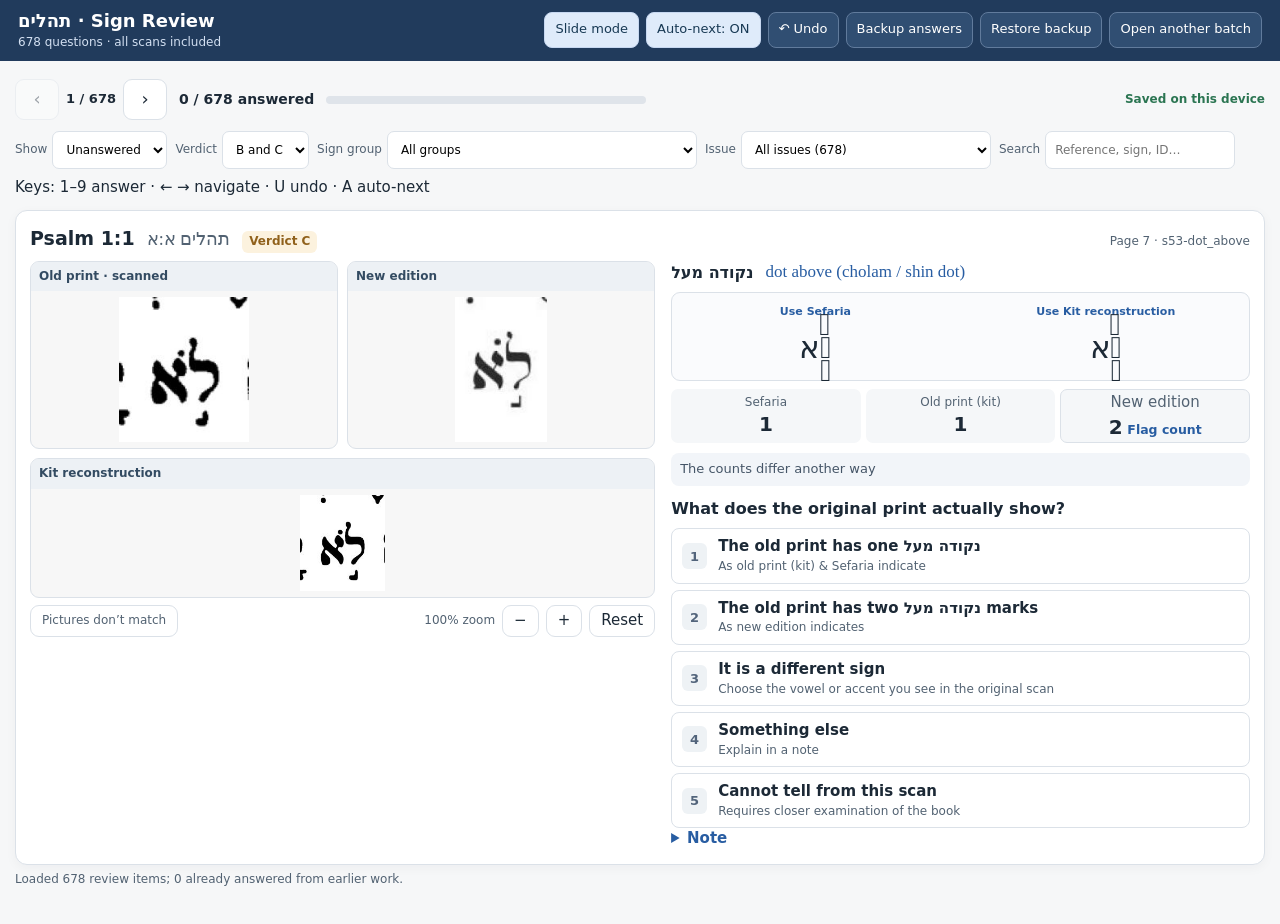
<file: index.html>
<!doctype html>
<html lang="en"><head><meta charset="utf-8"><meta name="viewport" content="width=device-width, initial-scale=1, viewport-fit=cover">
<title>Tehillim — Sign Review</title>
<style>
:root {color-scheme:light;--paper:#f6f7f8;--surface:#fff;--ink:#1c2936;--muted:#526272;--line:#dbe1e8;--navy:#213b5c;--blue:#285da2;--pale:#e9f0fb;--good:#2b7552;--goodbg:#e8f5ec;--amber:#90611b;--amberbg:#fcf2de;--shadow:0 3px 12px #10263a0a;--he:'Noto Serif Hebrew','SBL Hebrew','Ezra SIL','David CLM','Times New Roman',serif}
* {box-sizing:border-box} body {margin:0;background:var(--paper);color:var(--ink);font:15px/1.45 system-ui,-apple-system,'Segoe UI',Arial,sans-serif}button,input,select,textarea {font:inherit}button {cursor:pointer}button:disabled{opacity:.4;cursor:not-allowed} button:focus-visible,input:focus-visible,select:focus-visible,textarea:focus-visible{outline:3px solid #84b8ed;outline-offset:2px} [hidden]{display:none!important}
button{min-height:40px;border:1px solid var(--line);border-radius:9px;background:var(--surface);color:var(--ink);padding:6px 11px} button:hover:not(:disabled){border-color:#8caed7;background:#f1f5fa}.primary{background:var(--blue);color:white;border-color:var(--blue)}.primary:hover:not(:disabled){background:#204d89;color:white}.active{background:var(--pale);border-color:#8faed8;color:var(--blue);font-weight:700}
.topline{background:var(--navy);color:#fff;padding:10px 18px;display:flex;justify-content:space-between;gap:8px;align-items:center;flex-wrap:wrap}.topline h1{font-size:18px;font-weight:750;margin:0}.topline .subtitle{font-size:12px;color:#d3e0f2}.topline .tools{display:flex;gap:7px;align-items:center;flex-wrap:wrap}.topline button,.topline a{border:1px solid #617b9c;background:#304e72;color:#fff;border-radius:8px;padding:7px 10px;min-height:36px;text-decoration:none;display:inline-flex;align-items:center;justify-content:center;font-size:13px;cursor:pointer}.topline button[aria-pressed=true]{background:#dfebfa;color:#183954;border-color:#c7d8f1}.topline a:hover,.topline button:hover{background:#46648a;color:white}
.wrap{max-width:1320px;margin:auto;padding:12px 15px 25px}.toolbar{display:flex;gap:8px 12px;align-items:center;flex-wrap:wrap;padding:6px 0 11px}.toolbar .counter{font-size:14px;font-weight:700;white-space:nowrap}.meter{height:8px;background:#dfe4ea;border-radius:99px;min-width:90px;flex:1;max-width:320px;overflow:hidden}.meter span{display:block;width:0;height:100%;background:#358162;transition:width .2s}.saveState{margin-left:auto;color:var(--good);font-size:12px;font-weight:600}.saveState.error{color:#b12727}.toolbar .small{font-size:12px;color:var(--muted)}
.filters{display:flex;flex-wrap:wrap;align-items:center;gap:8px;margin:0 0 12px}.filters label{display:flex;gap:5px;align-items:center;font-size:12px;color:var(--muted)}.filters select,.filters input{height:38px;padding:6px 9px;border:1px solid var(--line);border-radius:7px;background:var(--surface);max-width:250px;min-width:0}.filters select#groupFilter{max-width:310px}.filters #search{width:190px}.navig{display:flex;align-items:center;gap:7px;min-width:0}.navig button{min-width:44px;font-size:18px;min-height:38px}.navig .position{font-size:13px;font-weight:650;font-variant-numeric:tabular-nums;white-space:nowrap}
.review{border:1px solid var(--line);background:var(--surface);border-radius:12px;box-shadow:var(--shadow);padding:14px}.reviewHead{display:flex;gap:6px 12px;flex-wrap:wrap;align-items:baseline;margin-bottom:8px}.reviewHead .ref{font-size:19px;font-weight:740}.reviewHead .hebref{direction:rtl;font:18px var(--he);color:var(--muted)}.badge{display:inline-block;background:var(--pale);color:var(--blue);font-weight:650;padding:2px 7px;border-radius:6px;font-size:12px}.badge.c{background:var(--amberbg);color:var(--amber)}.badge.done{background:var(--goodbg);color:var(--good)}.page{margin-left:auto;color:var(--muted);font-size:12px}
.slidegrid{display:grid;grid-template-columns:minmax(0,1.08fr) minmax(0,1fr);gap:16px}.visuals,.inspector{min-width:0}.gallery{display:grid;grid-template-columns:repeat(2,minmax(0,1fr));gap:9px}.gallery figure{margin:0;min-width:0;border:1px solid var(--line);border-radius:9px;overflow:hidden;background:#f7f7f7}.gallery figure.kitfigure{grid-column:1/-1}.gallery figcaption{background:#edf1f5;padding:6px 8px;font-size:12px;font-weight:650;color:#334b62}.crop{min-height:155px;display:flex;align-items:center;justify-content:center;overflow:auto;padding:6px;max-width:100%;cursor:zoom-in}.crop img{height:calc(145px * var(--zoom,1));max-width:none;object-fit:contain;display:block}.gallery .kitfigure .crop{min-height:105px}.gallery .kitfigure .crop img{height:calc(96px * var(--zoom,1))}.crop.noimage{color:var(--muted);font-size:12px;cursor:default}.zoomRow{display:flex;gap:7px;align-items:center;justify-content:flex-end;margin-top:7px;flex-wrap:wrap}.zoomRow button{min-height:32px;padding:4px 11px}.zoomRow label{font-size:12px;color:var(--muted)}
.wordbox{background:#fafbfd;border:1px solid var(--line);border-radius:9px;display:grid;grid-template-columns:1fr 1fr;gap:4px;margin-bottom:8px}.wordbox>div{padding:7px 9px;min-width:0}.wordbox .label{font-size:11px;color:var(--muted);font-weight:750;text-transform:uppercase;letter-spacing:.045em}.wordbox .word{direction:rtl;font-family:var(--he);font-size:31px;line-height:1.65;text-align:center;overflow-wrap:anywhere}.signline{display:flex;flex-wrap:wrap;align-items:center;gap:7px 12px;margin-bottom:8px}.signline b{font-size:16px}.signline .signhe{font:17px var(--he);color:var(--blue)}.pattern{font-size:13px;color:#455567;background:#f2f5f9;border-radius:8px;padding:7px 9px;margin:8px 0}.counts{display:grid;grid-template-columns:repeat(3,1fr);gap:5px;margin:8px 0 10px}.counts div{text-align:center;background:#f5f7f9;border-radius:7px;padding:5px 2px;color:var(--muted);font-size:12px}.counts b{display:block;font-size:20px;color:var(--ink);line-height:1.3}
.question{font-size:16px;font-weight:800;margin:11px 0 8px}.choices{display:grid;gap:6px}.answer{width:100%;display:grid;grid-template-columns:28px 1fr;align-items:center;gap:8px;min-height:45px;text-align:left;border-radius:8px;padding:7px 10px}.answer .digit{font:700 13px system-ui;background:#eef2f5;color:#52647b;width:25px;height:26px;border-radius:6px;display:grid;place-items:center}.answer .hint{display:block;font-weight:400;color:var(--muted);font-size:12px}.answer[aria-pressed=true]{background:var(--goodbg);border-color:#62a887;color:#1c5d41;font-weight:740}.answer[aria-pressed=true] .digit{background:#c9ecd8;color:#205e42}
.subpicker{border:1px solid #afc4df;border-radius:9px;margin-top:9px;padding:11px;background:#f3f7fc}.subpicker h3{font-size:15px;margin:0 0 8px}.subtabs{display:flex;gap:6px;flex-wrap:wrap;margin-bottom:10px}.subtabs button{font-size:13px;min-height:32px;padding:4px 9px}.subgrid{display:grid;grid-template-columns:repeat(auto-fit,minmax(92px,1fr));gap:6px}.subgrid button{display:flex;flex-direction:column;align-items:center;gap:3px;min-height:95px;justify-content:center;padding:7px 3px}.subgrid .glyph{font:40px/1.3 var(--he);height:49px}.subgrid .he{font:14px var(--he)}.subgrid .keyno{font-size:11px;color:var(--muted)}
.notehead{display:flex;gap:8px;align-items:center;justify-content:space-between;margin-top:9px}.notehead label{font-size:12px;font-weight:700;color:var(--muted)}.notehead .smallbtn{min-height:29px;font-size:12px;padding:4px 8px}.notes{width:100%;min-height:56px;border-radius:8px;border:1px solid var(--line);padding:8px 10px;resize:vertical;color:var(--ink);background:#fff}.footactions{display:flex;gap:8px;align-items:center;justify-content:space-between;flex-wrap:wrap;margin-top:10px}.footactions .meta{font-size:12px;color:var(--muted)}.footactions button{min-width:100px}.empty{padding:30px;color:var(--muted);text-align:center;border:1px dashed var(--line);border-radius:10px;background:var(--surface)}
.listView{display:grid;grid-template-columns:repeat(auto-fit,minmax(280px,1fr));gap:10px}.listItem{text-align:left;background:#fff;border:1px solid var(--line);border-radius:10px;padding:11px;display:grid;gap:5px}.listItem[aria-current=true]{border-color:#2f69a5;background:#f2f7ff}.listItem .top{display:flex;justify-content:space-between;gap:8px}.listItem .ref{font-weight:750}.listItem .word{font:25px/1.4 var(--he);direction:rtl}.listItem .meta{font-size:12px;color:var(--muted)}
dialog{border:0;border-radius:12px;max-width:96vw;width:min(1000px,96vw);padding:0;box-shadow:0 20px 95px #07112070}dialog::backdrop{background:#061629b8}dialog header{display:flex;align-items:center;justify-content:space-between;padding:8px 12px;background:#f0f3f8;gap:8px}dialog header button{min-height:32px}dialog .dcontent{max-height:78vh;overflow:auto;background:#fff;text-align:center;padding:13px}dialog .dcontent img{height:auto;max-width:none;width:auto;min-height:180px;max-height:none;transform-origin:top left}dialog .modalcontrols{display:flex;align-items:center;gap:8px;justify-content:center;margin:8px}
#statusMsg{font-size:12px;color:var(--muted)}
@media(max-width:870px){.slidegrid{grid-template-columns:minmax(0,1fr)}.gallery{grid-template-columns:repeat(3,minmax(0,1fr))}.gallery figure.kitfigure{grid-column:auto}.gallery .kitfigure .crop{min-height:155px}.gallery .kitfigure .crop img{height:calc(145px * var(--zoom,1))}.crop{min-height:140px}.slidegrid .visuals{order:0}.slidegrid .inspector{order:1}}
@media(max-width:580px){.wrap{padding:7px 8px 18px}.topline{padding:8px 10px}.topline .subtitle{display:none}.topline h1{font-size:16px}.topline .tools{gap:5px}.topline button,.topline a{padding:5px 8px;font-size:12px}.toolbar{gap:6px}.toolbar .meter{flex-basis:80px}.toolbar .saveState{width:100%;margin-left:0}.filters{gap:5px}.filters label{flex:1 1 42%;display:grid;gap:3px}.filters select,.filters input,.filters select#groupFilter{max-width:none;width:100%}.review{padding:9px}.reviewHead .ref{font-size:16px}.reviewHead .hebref{font-size:16px}.page{margin-left:0}.gallery{display:grid;grid-template-columns:repeat(3,minmax(0,1fr));gap:5px;overflow:visible;padding:0 0 4px}.gallery figure,.gallery figure.kitfigure{min-width:0}.gallery .crop,.gallery .kitfigure .crop{min-height:106px;max-height:125px}.gallery .crop img,.gallery .kitfigure .crop img{height:calc(102px * var(--zoom,1))}.gallery figcaption{padding:5px 6px;font-size:11px}.wordbox .word{font-size:25px}.subgrid{grid-template-columns:repeat(3,minmax(0,1fr))}.navig{margin-right:auto}.slidegrid{gap:6px}.zoomRow{margin:3px 0 6px}.notehead{margin-top:6px}}
@media(prefers-reduced-motion:reduce){.meter span{transition:none}}

.notice{background:#fff8e8;border:1px solid #e2d4b0;border-radius:9px;padding:8px 10px;font-size:12px;color:#5c481d;margin:0 0 10px;line-height:1.45} .topline .tools button{white-space:nowrap}
@media(max-width:580px){.notice{font-size:12px;padding:6px 8px}.topline .tools{justify-content:space-between;width:100%}.topline .tools button{min-height:36px}}

body{padding-left:env(safe-area-inset-left);padding-right:env(safe-area-inset-right);padding-bottom:env(safe-area-inset-bottom)}
.topline{padding-top:calc(8px + env(safe-area-inset-top))}
.saveState.pending{color:var(--amber)}
.crop img{flex:none;margin:auto}
.crop{justify-content:flex-start;align-items:flex-start}
dialog .dcontent{text-align:left;max-height:69dvh}
@media(pointer:coarse){
 .topline button,.navig button,.zoomRow button,.subtabs button,dialog button{min-height:44px}
 .filters select,.filters input,.notes{font-size:16px}
 .filters .small{display:none}
}
@media(orientation:landscape) and (max-height:530px) and (max-width:1000px){
 .slidegrid{grid-template-columns:minmax(0,1fr) minmax(0,1fr);gap:10px;align-items:start}
 .slidegrid .visuals{position:sticky;top:4px}
 .gallery{grid-template-columns:repeat(2,minmax(0,1fr))}
 .gallery figure.kitfigure{grid-column:1/-1}
 .gallery .crop,.gallery .kitfigure .crop{min-height:72px;max-height:94px}
 .gallery .crop img,.gallery .kitfigure .crop img{height:calc(78px * var(--zoom,1))}
 .review{padding:9px}
 .topline .subtitle{display:none}
}
</style><link rel="stylesheet" href="phone.css?v=6"></head>
<body class="slide-mode">
<header class="topline"><div><h1>תהלים · Sign Review</h1><div class="subtitle">678 questions · all scans included</div></div>
<div class="tools"><button id="modeBtn" type="button" aria-pressed="true">Slide mode</button><button id="autoBtn" type="button" aria-pressed="true">Auto-next: ON</button><button id="undoBtn" type="button" title="Undo the last answer (U)">↶ Undo</button><button id="exportBtn" type="button" title="Download ALL saved decisions across batches">Backup answers</button><input type="file" id="importFile" accept="application/json,.json" style="display:none"><button type="button" id="importBtn" title="Import decisions from another session">Restore backup</button><input type="file" id="batchFile" accept="application/json,.json" style="display:none"><button type="button" id="batchBtn" title="Open another review JSON for this session (answers remain saved)">Open another batch</button></div></header>
<div class="wrap"><div class="toolbar review-toolbar"><div class="navig"><button id="prev" type="button" title="Previous (←)">‹</button><span class="position" id="position">…</span><button id="next" type="button" title="Next (→)">›</button></div><div class="counter" id="counter">Loading…</div><div class="meter" aria-label="Reviewed progress"><span id="meterFill"></span></div><span class="saveState" id="saveState" role="status">Opening local answer storage…</span><button type="button" id="reviewMenu" aria-expanded="false">Review options</button></div>
<div class="filters" id="reviewFilters"><label>Show<select id="statusFilter"><option value="all">All items</option><option value="open" selected>Unanswered</option><option value="answered">Answered</option></select></label><label>Verdict<select id="verdictFilter"><option value="all">B and C</option><option value="B">B only</option><option value="C">C only</option></select></label><label>Sign group<select id="groupFilter"><option value="all">All groups</option></select></label><label>Issue<select id="issueFilter"><option value="all">All issues</option></select></label><label>Search<input id="search" placeholder="Reference, sign, ID…"></label><span class="small">Keys: 1–9 answer · ← → navigate · U undo · A auto-next</span></div>
<main><section id="slideView" aria-label="Single review item"></section><section id="listView" class="listView" hidden aria-label="All review items"></section></main>
<div class="toolbar feedback"><span id="statusMsg" role="status"></span></div></div>
<dialog id="issueDialog" aria-labelledby="issueDialogTitle">
  <header><b id="issueDialogTitle">Issue complete</b><button type="button" id="issueDialogClose">Close</button></header>
  <div class="dcontent">
    <p id="issueDialogHint"></p>
    <form id="issueDialogForm">
      <label for="issuePicker">Next issue</label>
      <select id="issuePicker"></select>
      <button type="submit" class="primary">Start issue</button>
    </form>
  </div>
</dialog>
<dialog id="imgModal"><header><b id="modalTitle">Scan</b><button type="button" id="modalClose">Close ✕</button></header><div class="modalcontrols"><button type="button" id="modalMinus">−</button><span id="modalZoomLabel">100%</span><button type="button" id="modalPlus">+</button></div><div class="dcontent" id="modalBody"><img id="modalImage" alt="Enlarged scan"></div></dialog>
<script type="application/json" id="seedAnswers">[]</script>
<script src="review.js?v=6" defer></script></body></html>
</file>
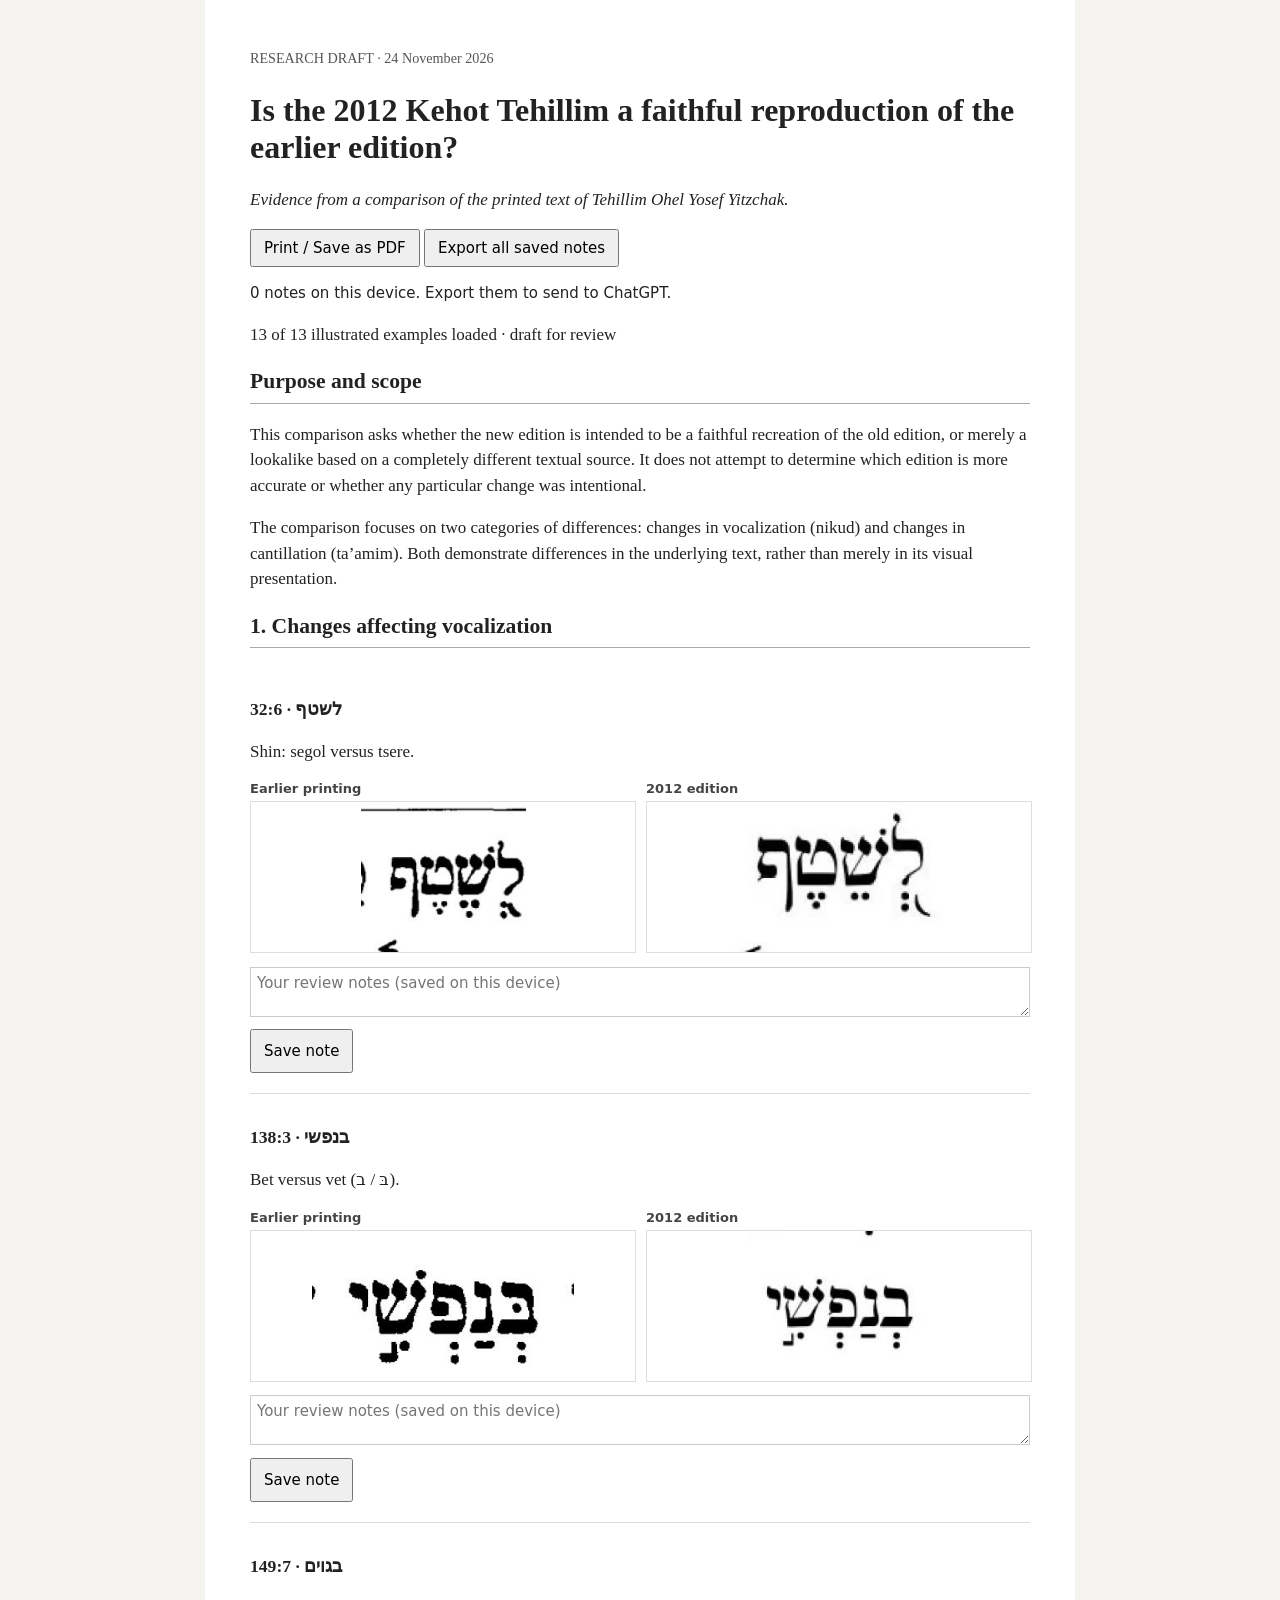
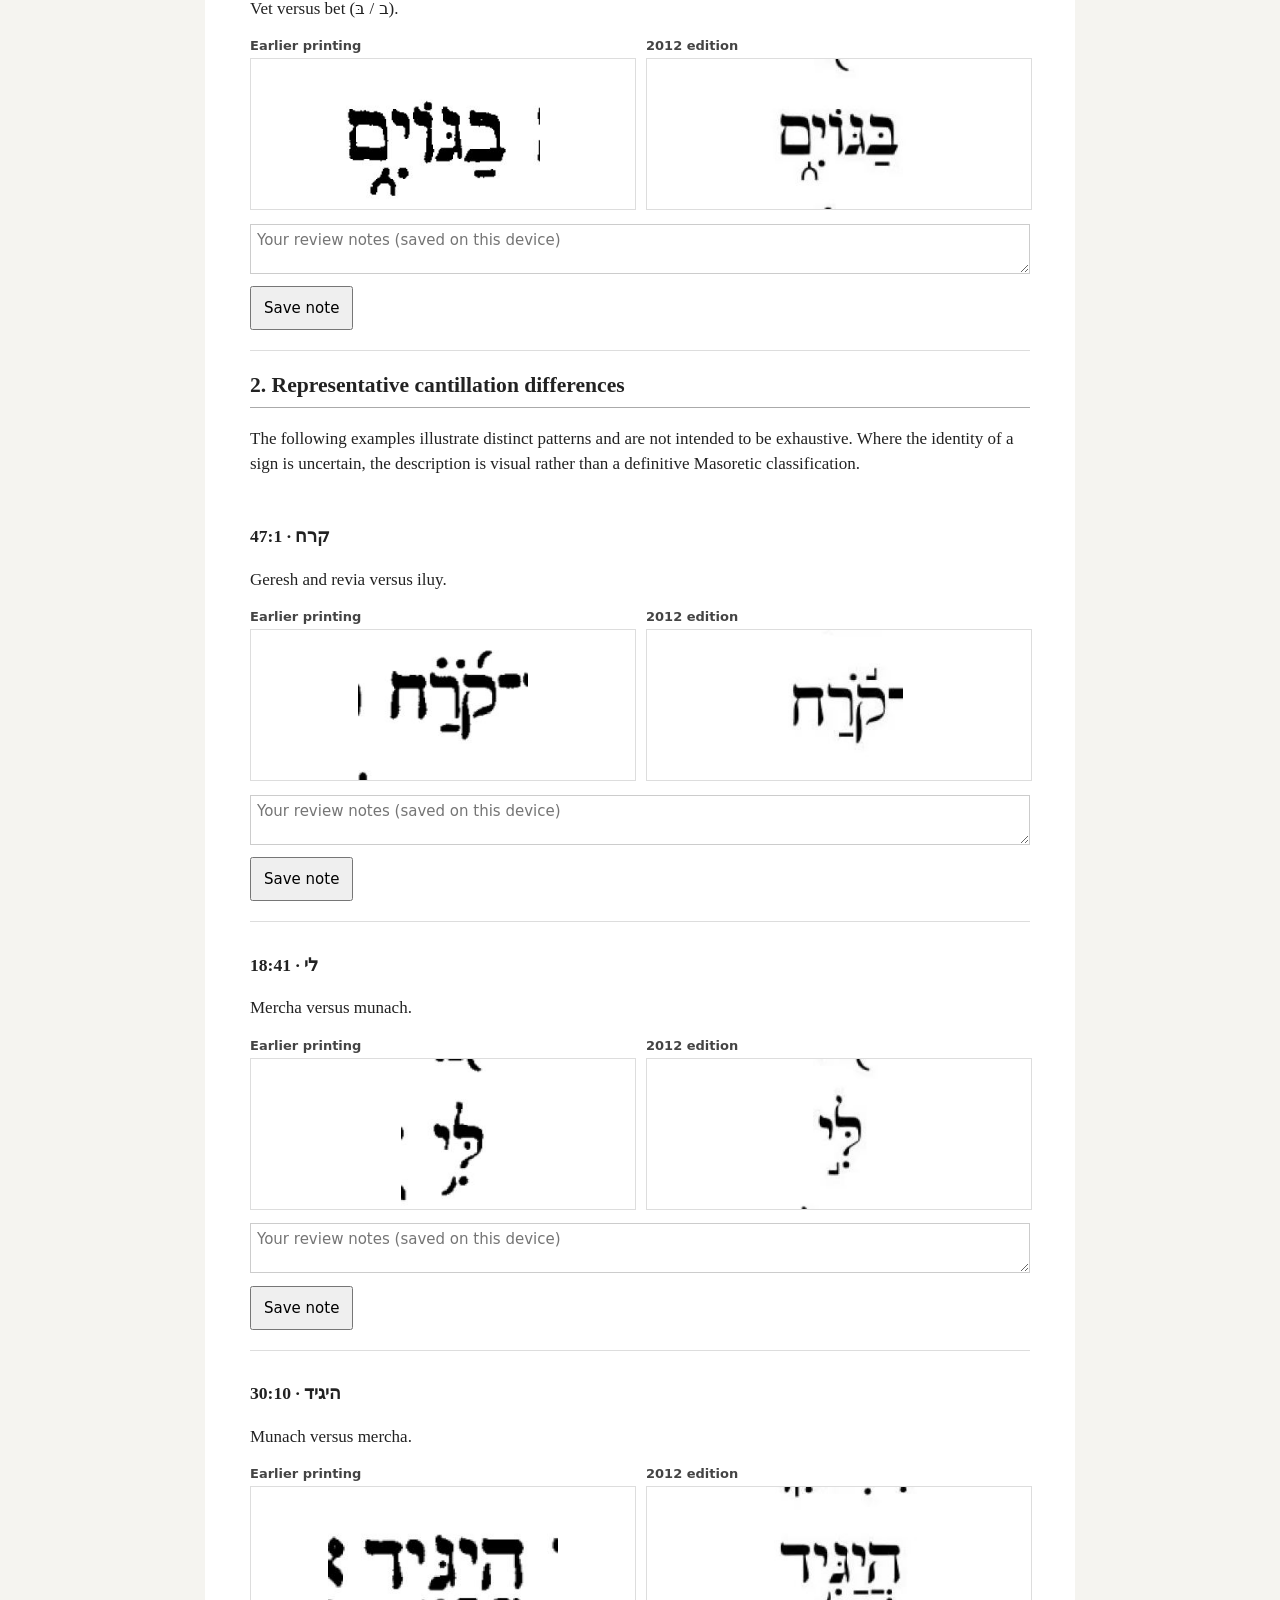
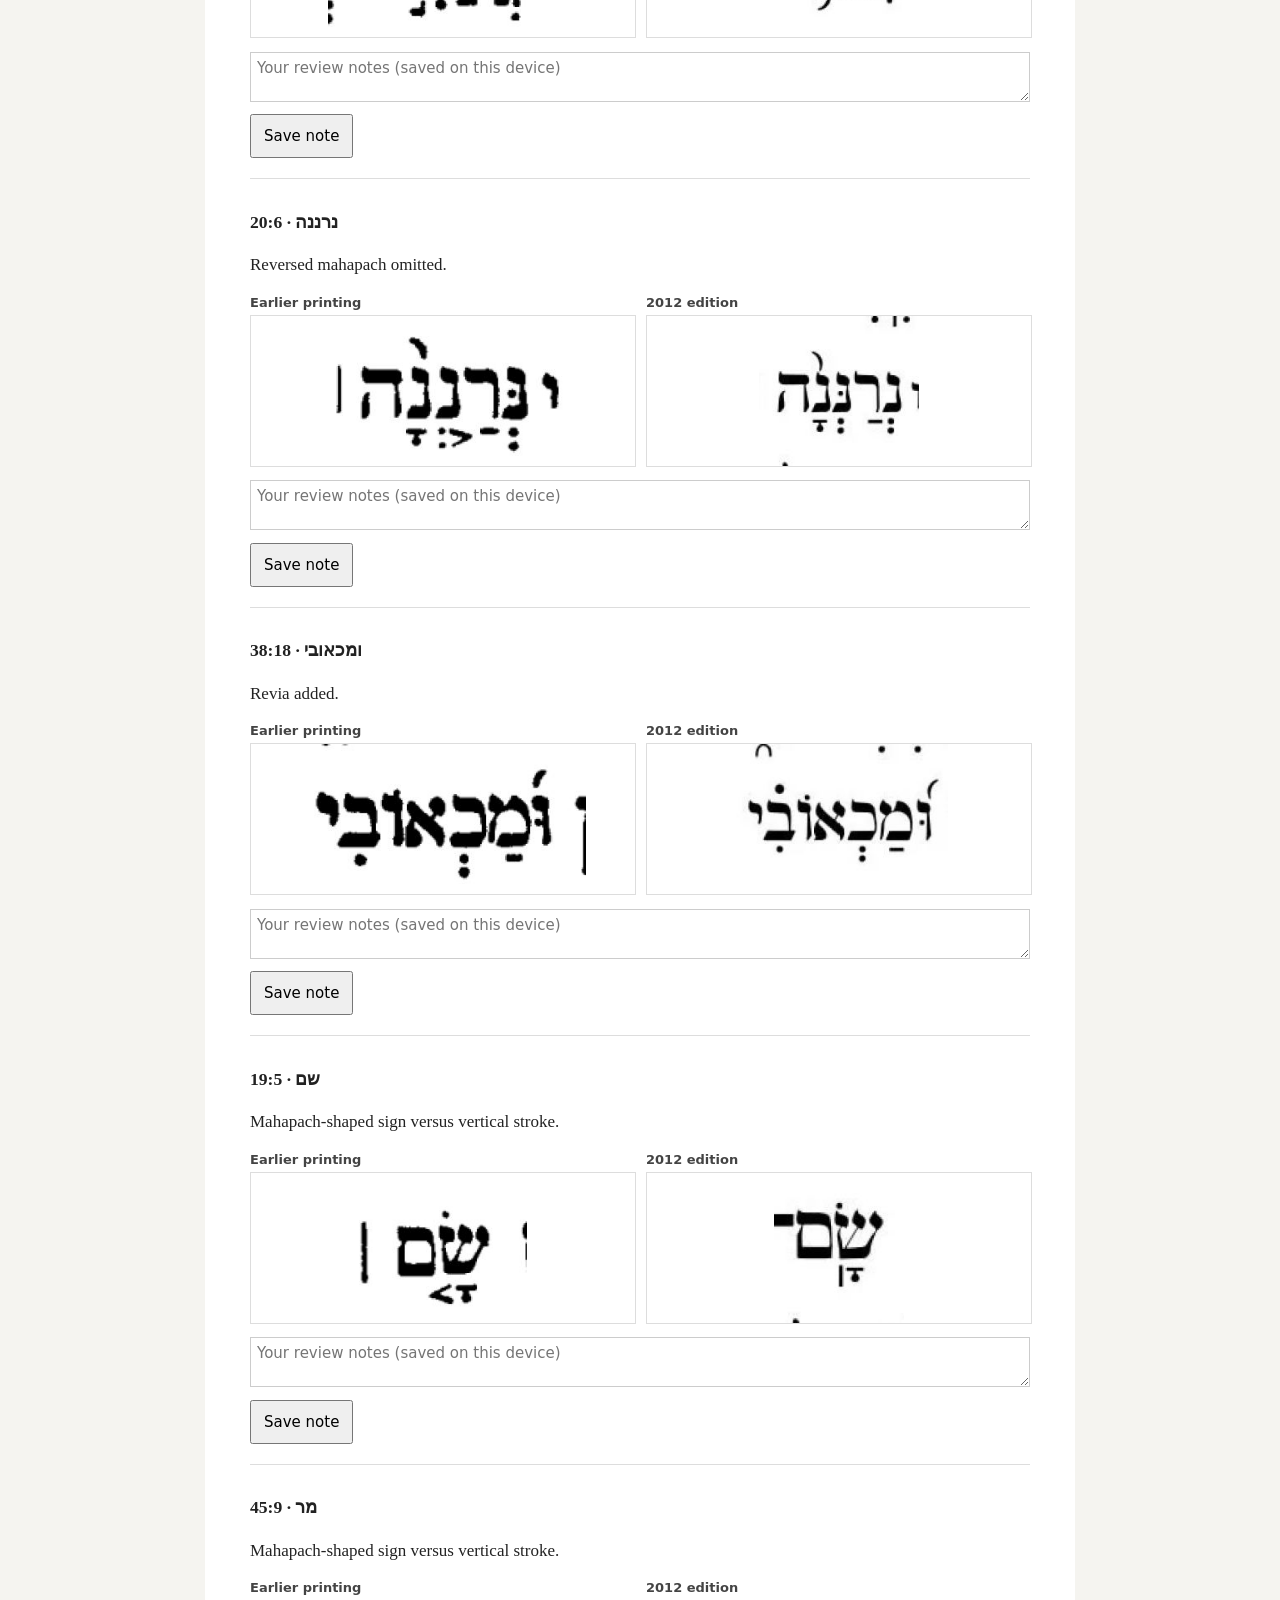
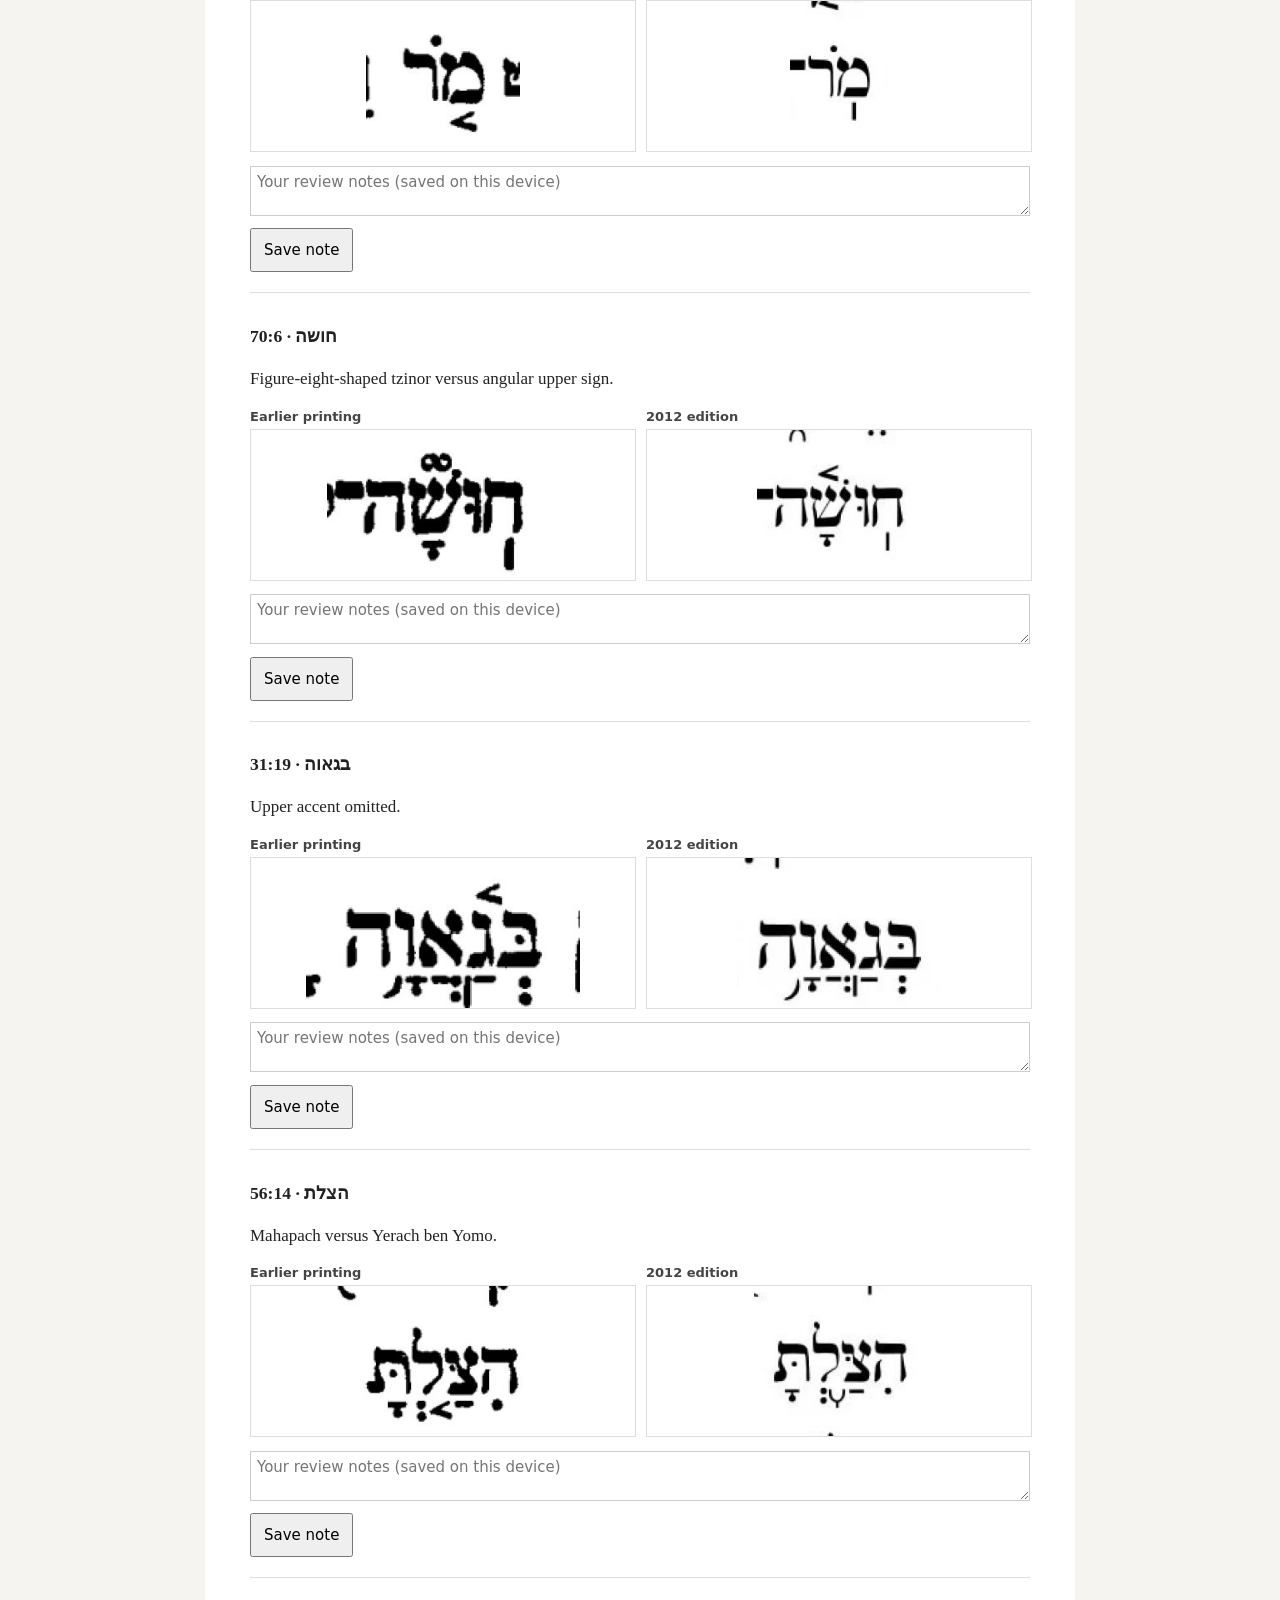
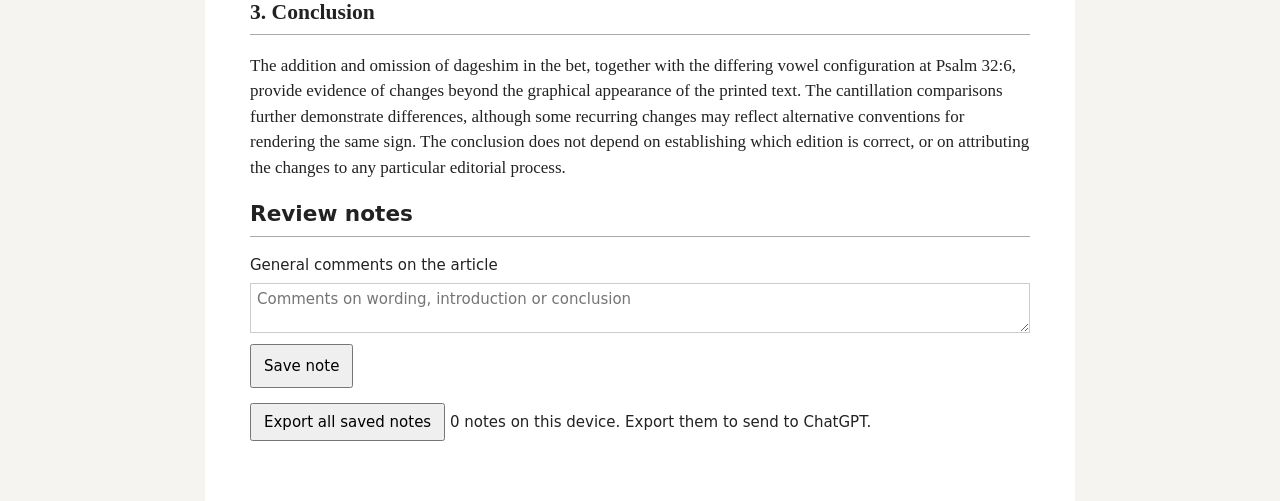
<file: edition-comparison-research.html>
<!DOCTYPE html><html lang="en"><head><meta charset="utf-8"><meta name="viewport" content="width=device-width,initial-scale=1"><title>Tehillim Ohel Yosef Yitzchak — comparison research draft</title><style>body{font:17px/1.5 Georgia,serif;color:#222;background:#f5f4f0;margin:0}main{max-width:780px;margin:auto;background:white;padding:clamp(16px,4vw,45px)}h1{font-size:2rem;line-height:1.15}h2{font-size:1.35rem;border-bottom:1px solid #aaa;padding-bottom:5px}h3{font-size:1.1rem;margin-bottom:4px}article{break-inside:avoid;border-bottom:1px solid #ddd;padding:12px 0 20px}.pair{display:grid;grid-template-columns:1fr 1fr;gap:12px}figure{margin:0;min-width:0}figcaption{font:600 13px system-ui;color:#444;margin-bottom:5px}img{width:100%;height:auto;max-height:150px;object-fit:contain;border:1px solid #ddd;cursor:zoom-in}small{color:#555}button{font:15px system-ui;padding:8px 12px}textarea{box-sizing:border-box;width:100%;font:15px system-ui;margin-top:6px;border:1px solid #ccc;padding:6px}dialog{width:90vw;max-width:900px}dialog img{max-height:none}.note-actions{display:flex;align-items:center;gap:10px;margin-top:5px;font:14px system-ui}.save-status{color:#346340}.note-actions button{min-height:44px}.review-controls{font:15px/1.5 system-ui} @media print{.review-controls,.note-actions,.source-record{display:none}body{background:white}main{padding:0}button,textarea,#status,dialog{display:none}article{break-inside:avoid}h2{break-after:avoid}}</style></head><body><main><small>RESEARCH DRAFT · 24 November 2026</small><h1>Is the 2012 Kehot Tehillim a faithful reproduction of the earlier edition?</h1><p><i>Evidence from a comparison of the printed text of Tehillim Ohel Yosef Yitzchak.</i></p><button onclick="print()">Print / Save as PDF</button> <button id="export">Export all saved notes</button><p class="review-controls" id="note-count"></p><p id="status">Loading original photographs…</p><h2>Purpose and scope</h2><p>This comparison asks whether the new edition is intended to be a faithful recreation of the old edition, or merely a lookalike based on a completely different textual source. It does not attempt to determine which edition is more accurate or whether any particular change was intentional.</p><p>The comparison focuses on two categories of differences: changes in vocalization (nikud) and changes in cantillation (ta’amim). Both demonstrate differences in the underlying text, rather than merely in its visual presentation.</p><h2>1. Changes affecting vocalization</h2><div id="primary"></div><h2>2. Representative cantillation differences</h2><p>The following examples illustrate distinct patterns and are not intended to be exhaustive. Where the identity of a sign is uncertain, the description is visual rather than a definitive Masoretic classification.</p><div id="secondary"></div><h2>3. Conclusion</h2><p>The addition and omission of dageshim in the bet, together with the differing vowel configuration at Psalm 32:6, provide evidence of changes beyond the graphical appearance of the printed text. The cantillation comparisons further demonstrate differences, although some recurring changes may reflect alternative conventions for rendering the same sign. The conclusion does not depend on establishing which edition is correct, or on attributing the changes to any particular editorial process.</p><section class="review-controls"><h2>Review notes</h2><label for="general-note">General comments on the article</label><textarea id="general-note" data-id="general" placeholder="Comments on wording, introduction or conclusion"></textarea><div class="note-actions"><button type="button" data-save="general">Save note</button><span class="save-status" aria-live="polite"></span></div><p><button id="export-bottom">Export all saved notes</button> <span id="note-count-bottom"></span></p></section></main><dialog id="zoom"><button onclick="this.parentElement.close()">Close</button><img id="big"></dialog><script>const examples=[["s16078-dot_below","32:6","לשטף","Vowel pointing","Shin: segol versus tsere."],["s81910-dot_inside","138:3","בנפשי","Dagesh removed","Bet versus vet (בּ / ב)."],["s87691-dot_inside","149:7","בגוים","Dagesh added","Vet versus bet (ב / בּ)."],["s26169-revia","47:1","קרח","Two cantillation marks replaced by one","Geresh and revia versus iluy."],["s8398-merkha","18:41","לי","Mercha and munach","Mercha versus munach."],["s14731-munah","30:10","היגיד","Munach and mercha","Munach versus mercha."],["s9470-mahapakh","20:6","נרננה","Omitted lower accent","Reversed mahapach omitted."],["s21198-revia","38:18","ומכאובי","Revia added","Revia added."],["s8929-mahapakh","19:5","שם","Recurring lower-sign substitution","Mahapach-shaped sign versus vertical stroke."],["s25346-mahapakh","45:9","מר","Recurring lower-sign substitution","Mahapach-shaped sign versus vertical stroke."],["s39653-zinor","70:6","חושה","Recurring upper-sign substitution","Figure-eight-shaped tzinor versus angular upper sign."],["s15562-ole","31:19","בגאוה","Upper mark omitted","Upper accent omitted."],["s31508-mahapakh","56:14","הצלת","Different lower-sign shape","Mahapach versus Yerach ben Yomo."]];const $=x=>document.getElementById(x);let notes={};try{notes=JSON.parse(localStorage.getItem('tehillim-research-notes-v1')||'{}')||{}}catch(e){};function countNotes(){let n=Object.values(notes).filter(v=>String(v).trim()).length;for(let id of ['note-count','note-count-bottom'])$(id).textContent=n+' note'+(n===1?'':'s')+' on this device. Export them to send to ChatGPT.'}function saveNote(t,explicit=false){let id=t.dataset.id;notes[id]=t.value;let status=t.nextElementSibling?.querySelector('.save-status');try{localStorage.setItem('tehillim-research-notes-v1',JSON.stringify(notes));if(status)status.textContent=explicit?'Saved ✓':'Autosaved ✓'}catch(e){if(status)status.textContent='Unable to save locally — export notes instead.'}countNotes()}$('general-note').value=notes.general||'';if(notes.general)$('general-note').nextElementSibling.querySelector('.save-status').textContent='Saved on this device';countNotes();const get=async p=>{const r=await fetch(p);if(!r.ok)throw Error(p);return r.json()};const E=s=>String(s??'').replace(/[&<>"']/g,c=>({'&':'&amp;','<':'&lt;','>':'&gt;','"':'&quot;',"'":'&#39;'}[c]));(async()=>{try{let map=new Map();let files=['research-photos-early.json','research-photos-middle.json','research-photos-late.json'];let results=await Promise.allSettled(files.map(async p=>{for(let i=0;i<3;i++){try{return await get(p+'?v=2&attempt='+i)}catch(e){if(i===2)throw e;await new Promise(resolve=>setTimeout(resolve,500*(i+1)))}}}));for(const result of results){if(result.status==='fulfilled')for(const [id,x] of Object.entries(result.value))map.set(id,x)}examples.forEach(([id,ref,word,title,desc],i)=>{let x=map.get(id),a=document.createElement('article');a.innerHTML='<h3>'+E(ref)+' · <span lang="he" dir="rtl">'+E(word)+'</span></h3><p>'+E(desc)+'</p><div class="pair">'+[['scan','Earlier printing'],['ned','2012 edition']].map(([k,l])=>'<figure><figcaption>'+l+'</figcaption>'+(x?.[k]?'<img src="'+E(x[k])+'" alt="'+l+' '+ref+'">':'Image unavailable')+'</figure>').join('')+'</div><textarea data-id="'+E(id)+'" placeholder="Your review notes (saved on this device)">'+E(notes[id]||'')+'</textarea><div class="note-actions"><button type="button" data-save="'+E(id)+'">Save note</button><span class="save-status" aria-live="polite">'+(notes[id]?'Saved on this device':'')+'</span></div>';$(i<3?'primary':'secondary').append(a)});$('status').textContent=examples.filter(x=>map.has(x[0])).length+' of '+examples.length+' illustrated examples loaded · draft for review'+(examples.some(x=>!map.has(x[0]))?' — reload to retry missing photographs':'')}catch(e){$('status').textContent='Could not load photographs: '+e.message}})();document.addEventListener('input',e=>{if(e.target.matches('textarea[data-id]'))saveNote(e.target)});document.addEventListener('click',e=>{let b=e.target.closest('[data-save]');if(b){let t=[...document.querySelectorAll('textarea[data-id]')].find(x=>x.dataset.id===b.dataset.save);if(t)saveNote(t,true)}if(e.target.matches('figure img')){$('big').src=e.target.src;$('zoom').showModal()}});function exportNotes(){document.querySelectorAll('textarea[data-id]').forEach(t=>saveNote(t));let a=document.createElement('a');a.href=URL.createObjectURL(new Blob([JSON.stringify(notes,null,2)],{type:'application/json'}));a.download='tehillim-research-notes.json';a.click();setTimeout(()=>URL.revokeObjectURL(a.href),1000)}$('export').onclick=exportNotes;$('export-bottom').onclick=exportNotes;</script></body></html>
</file>
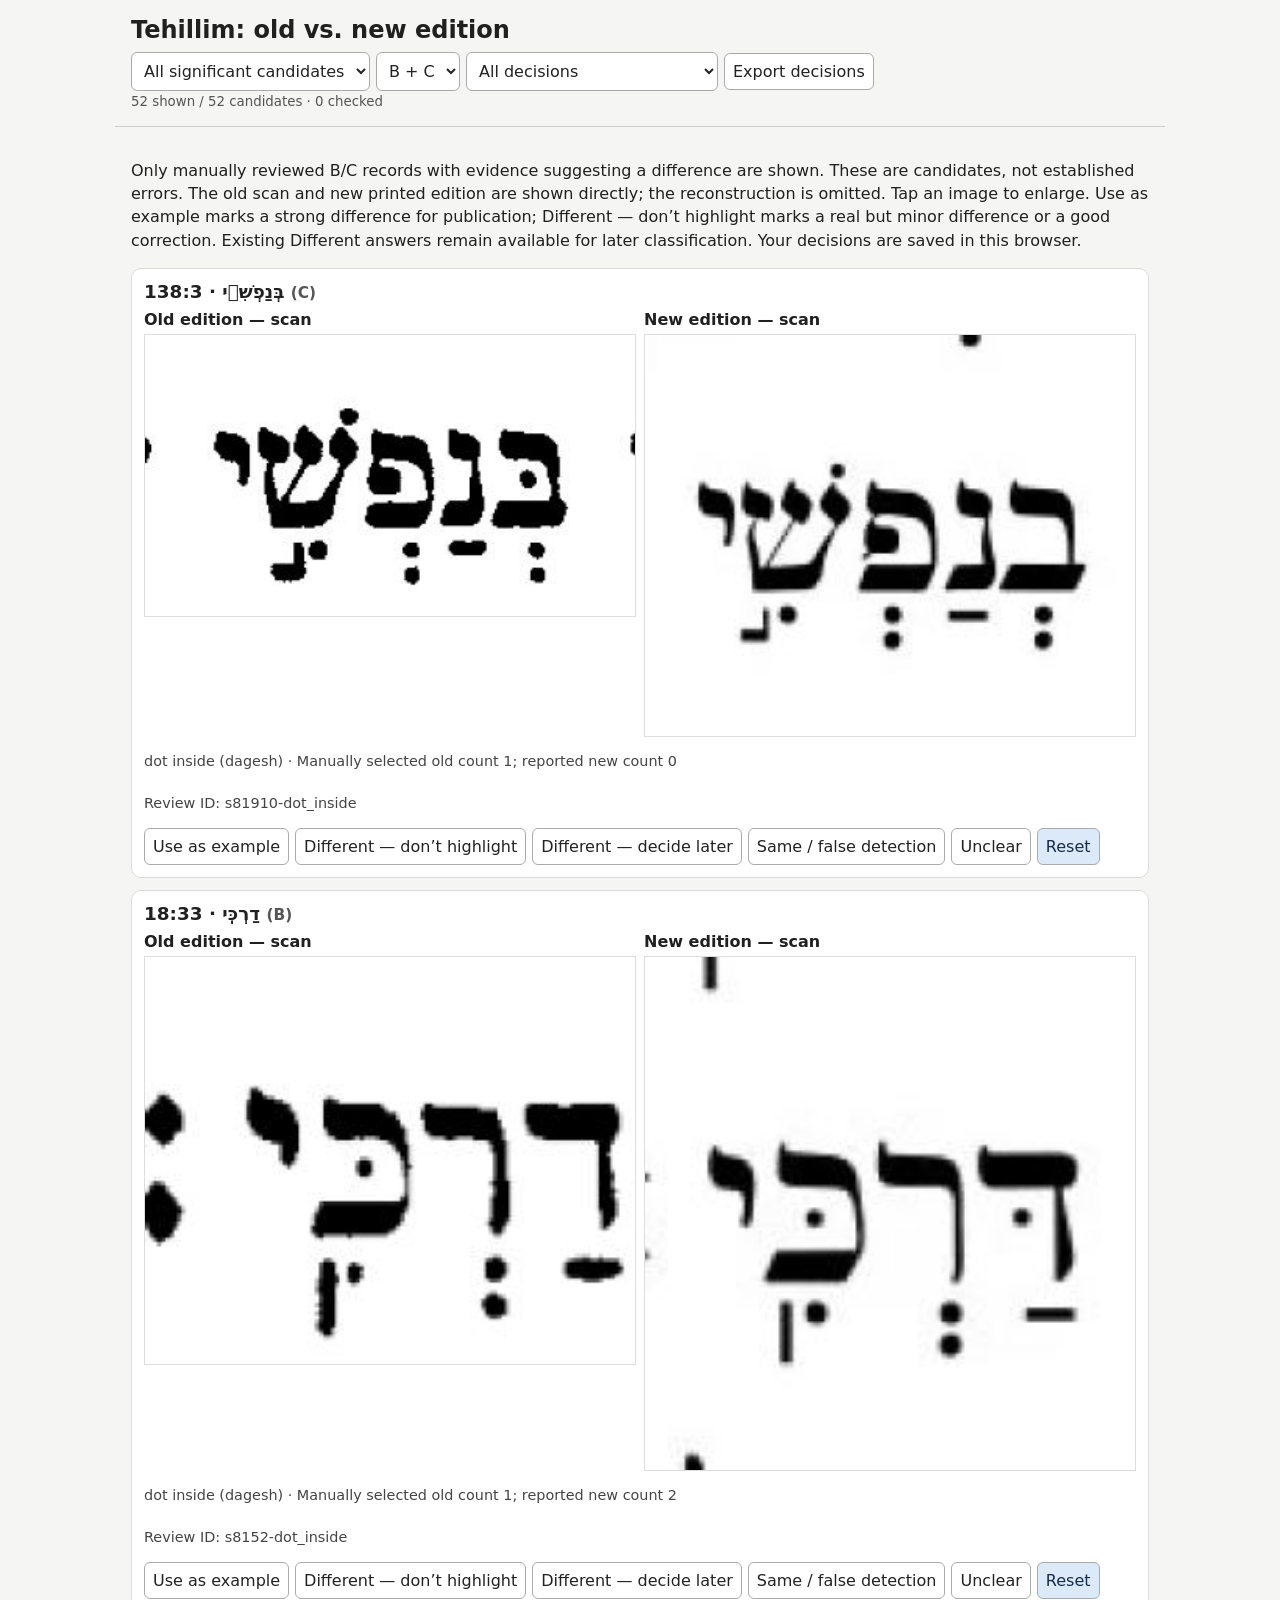
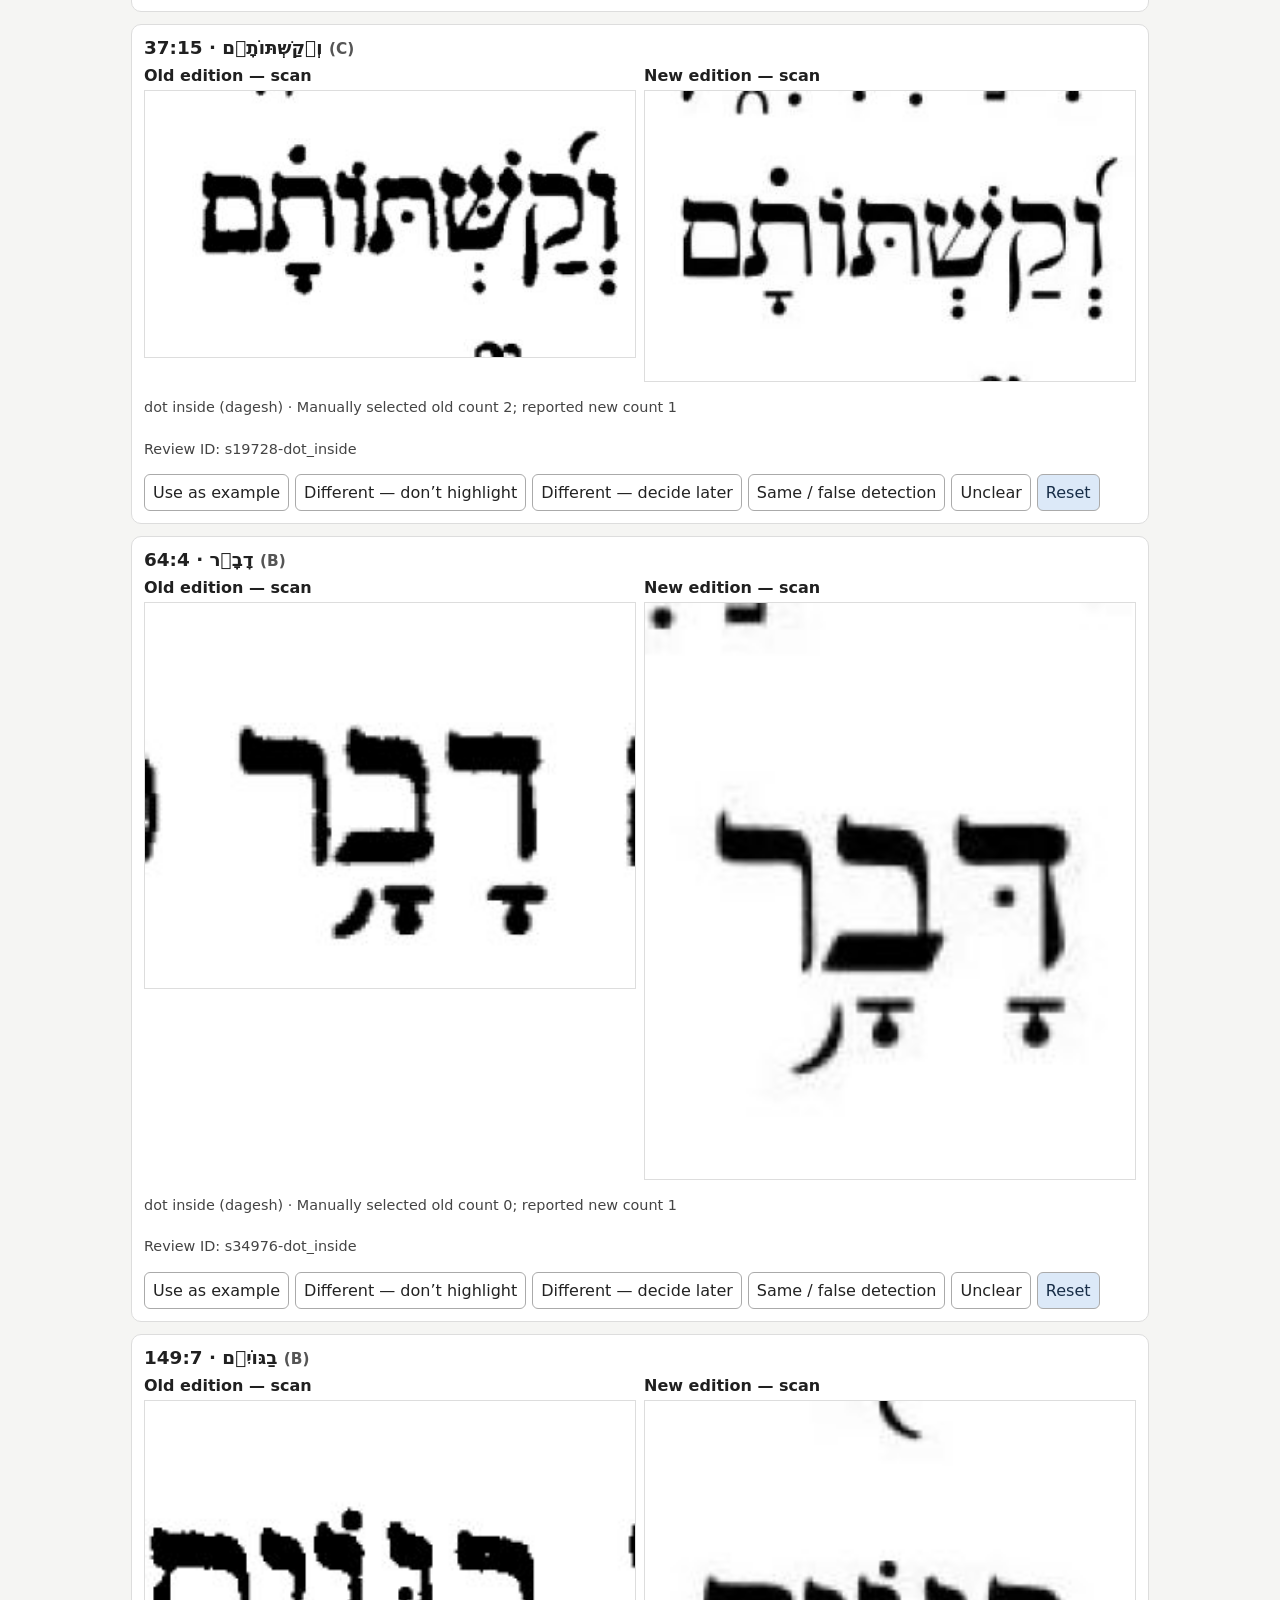
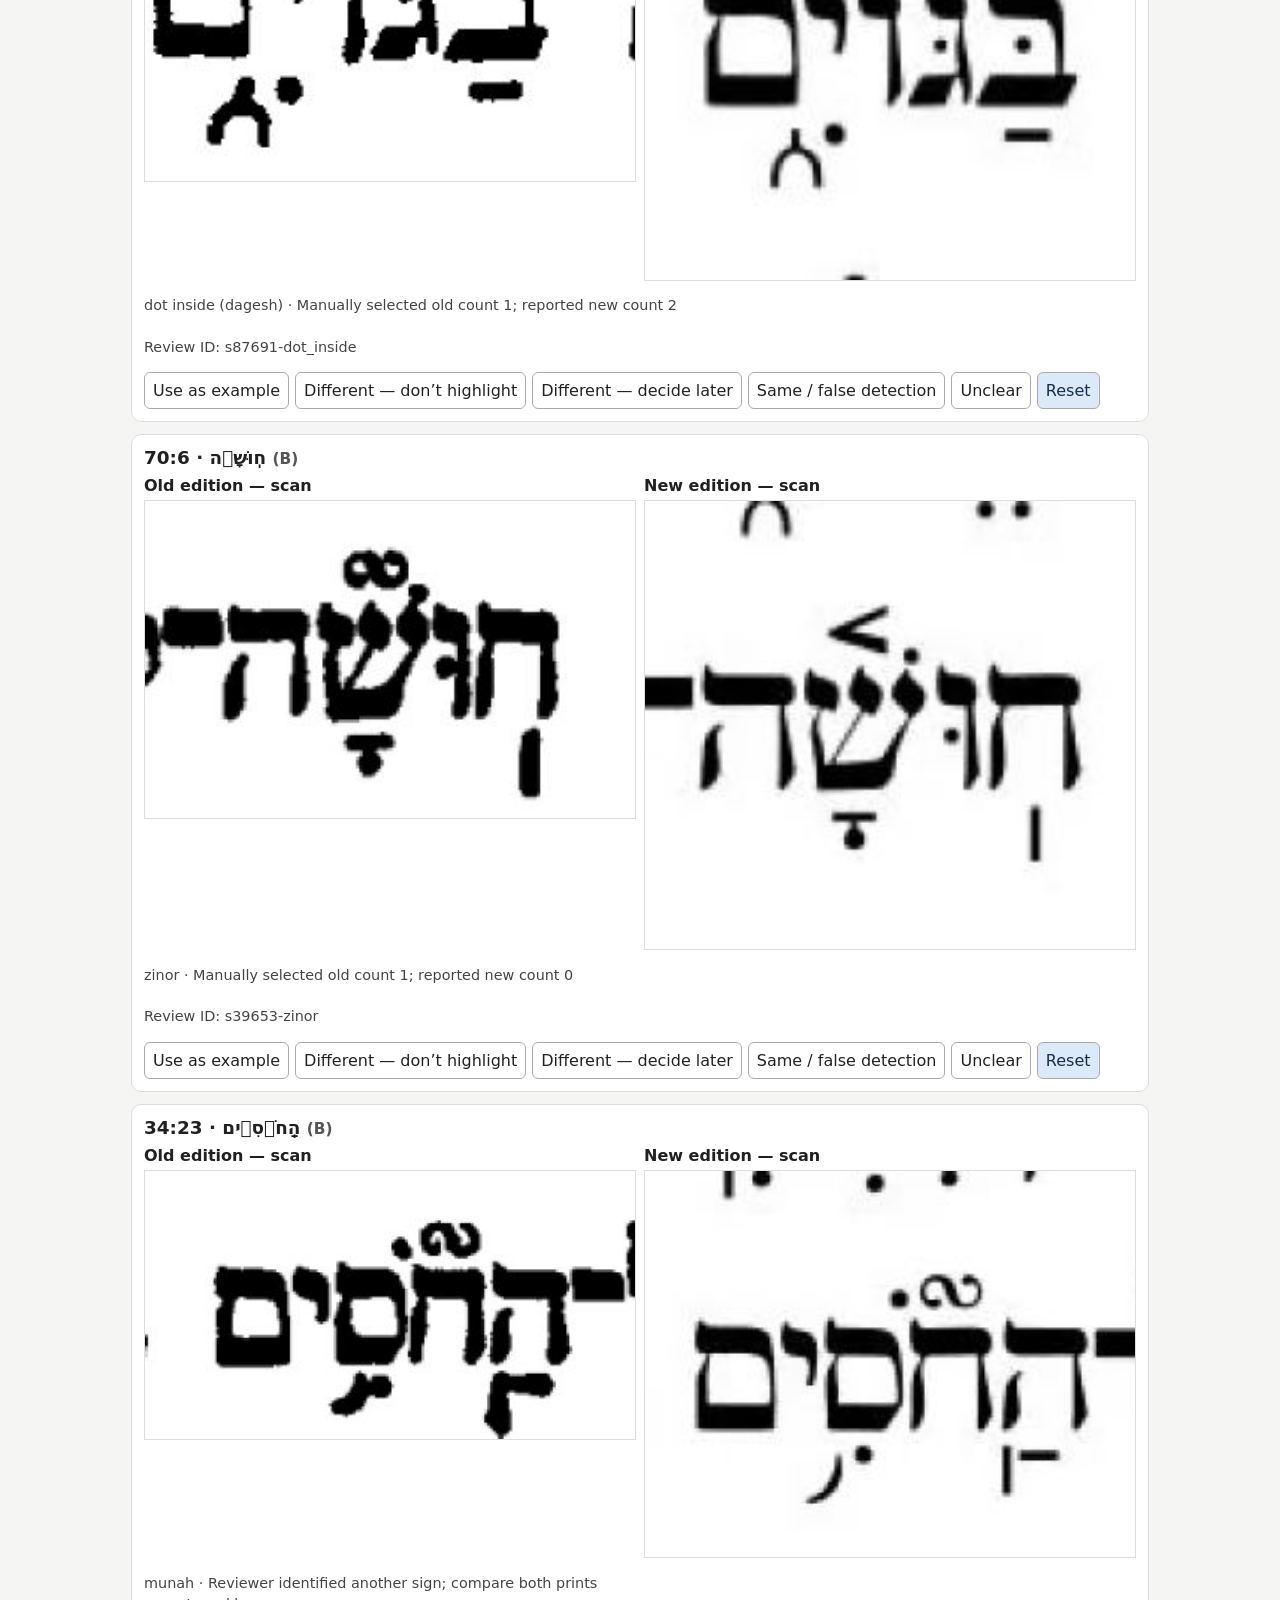
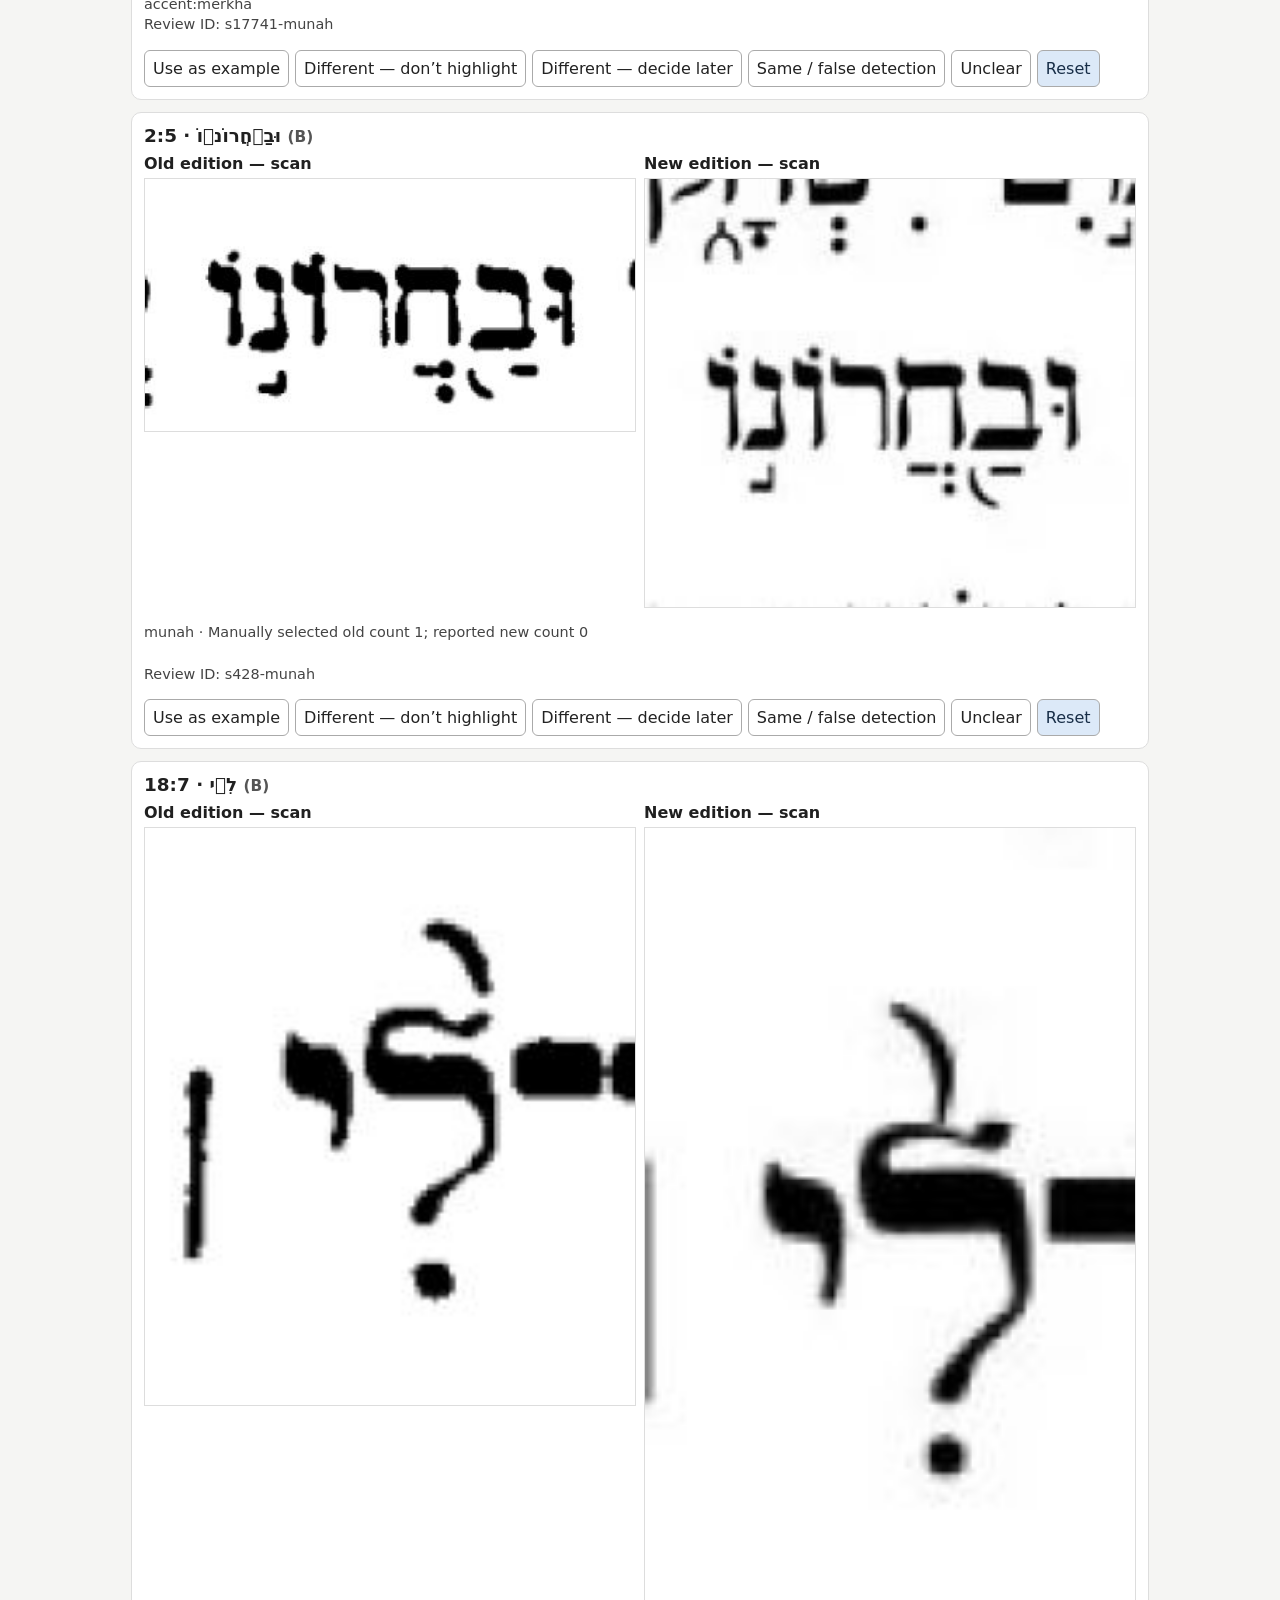
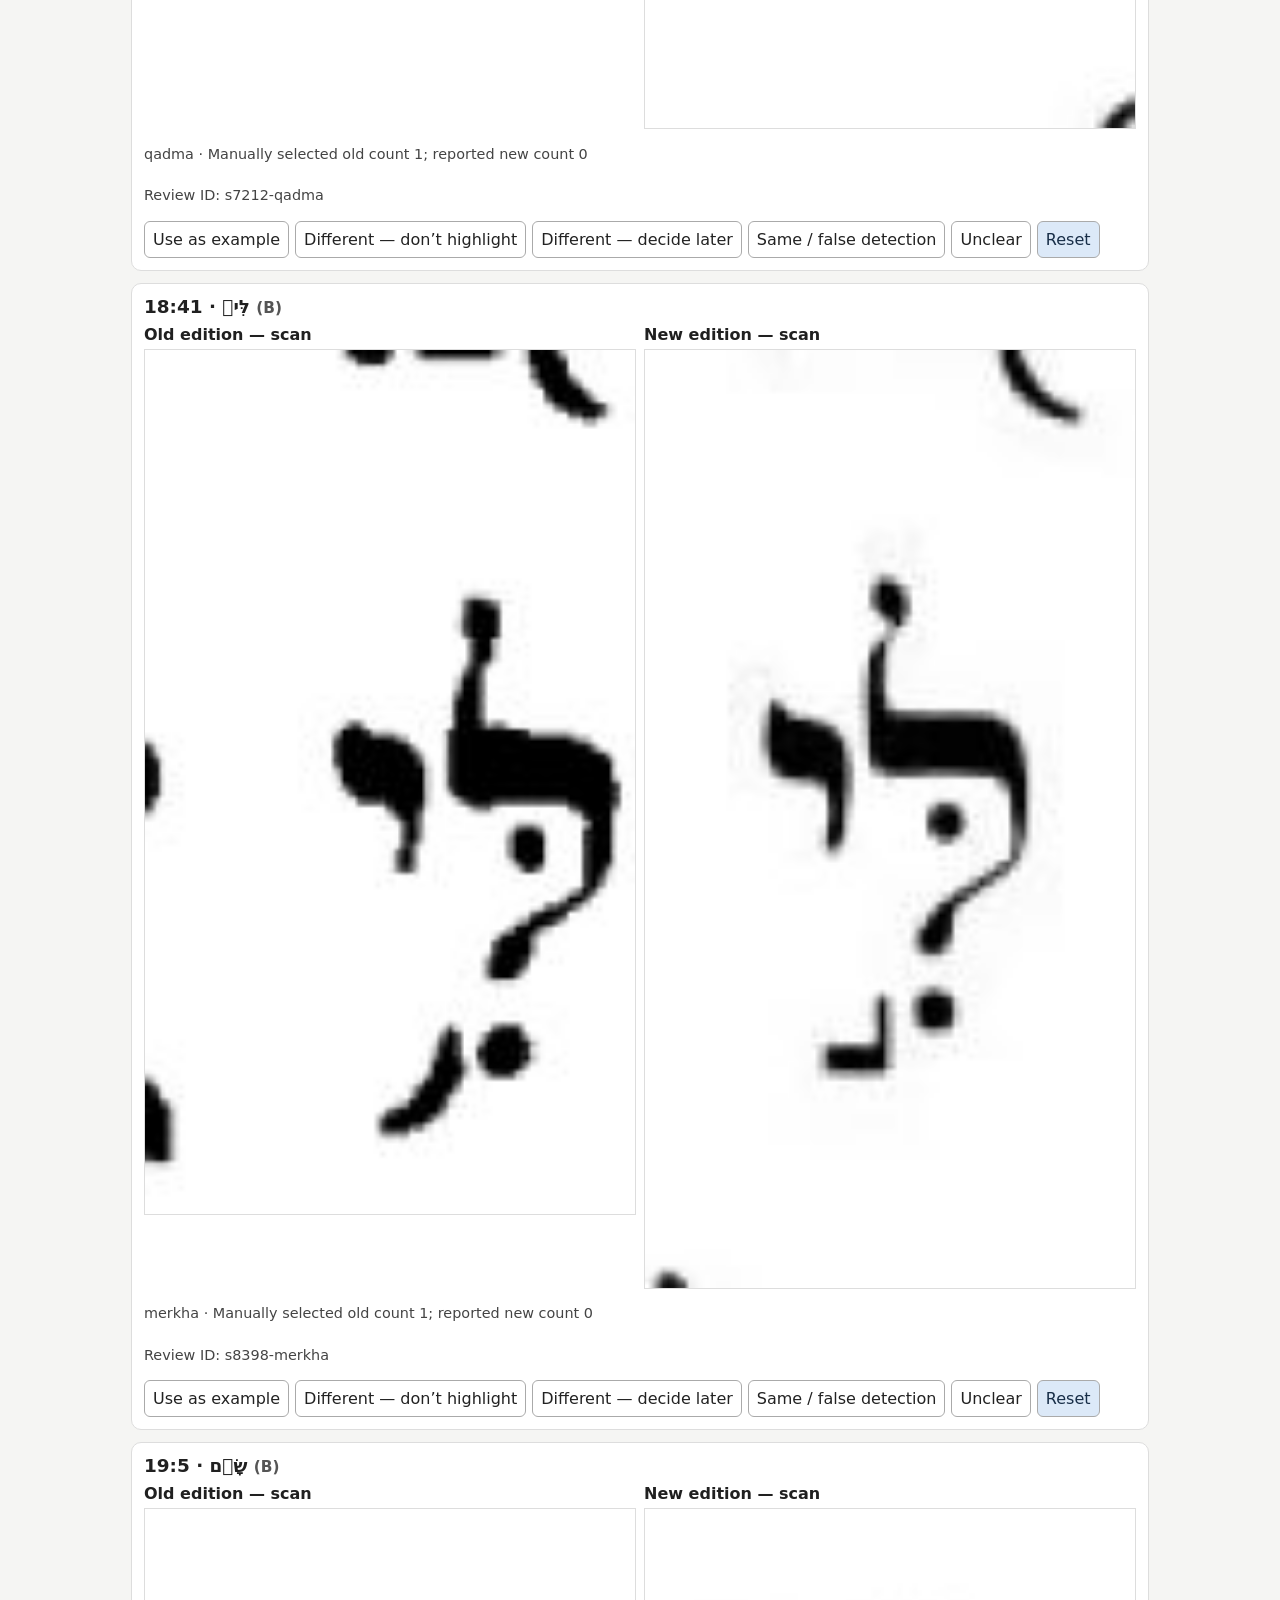
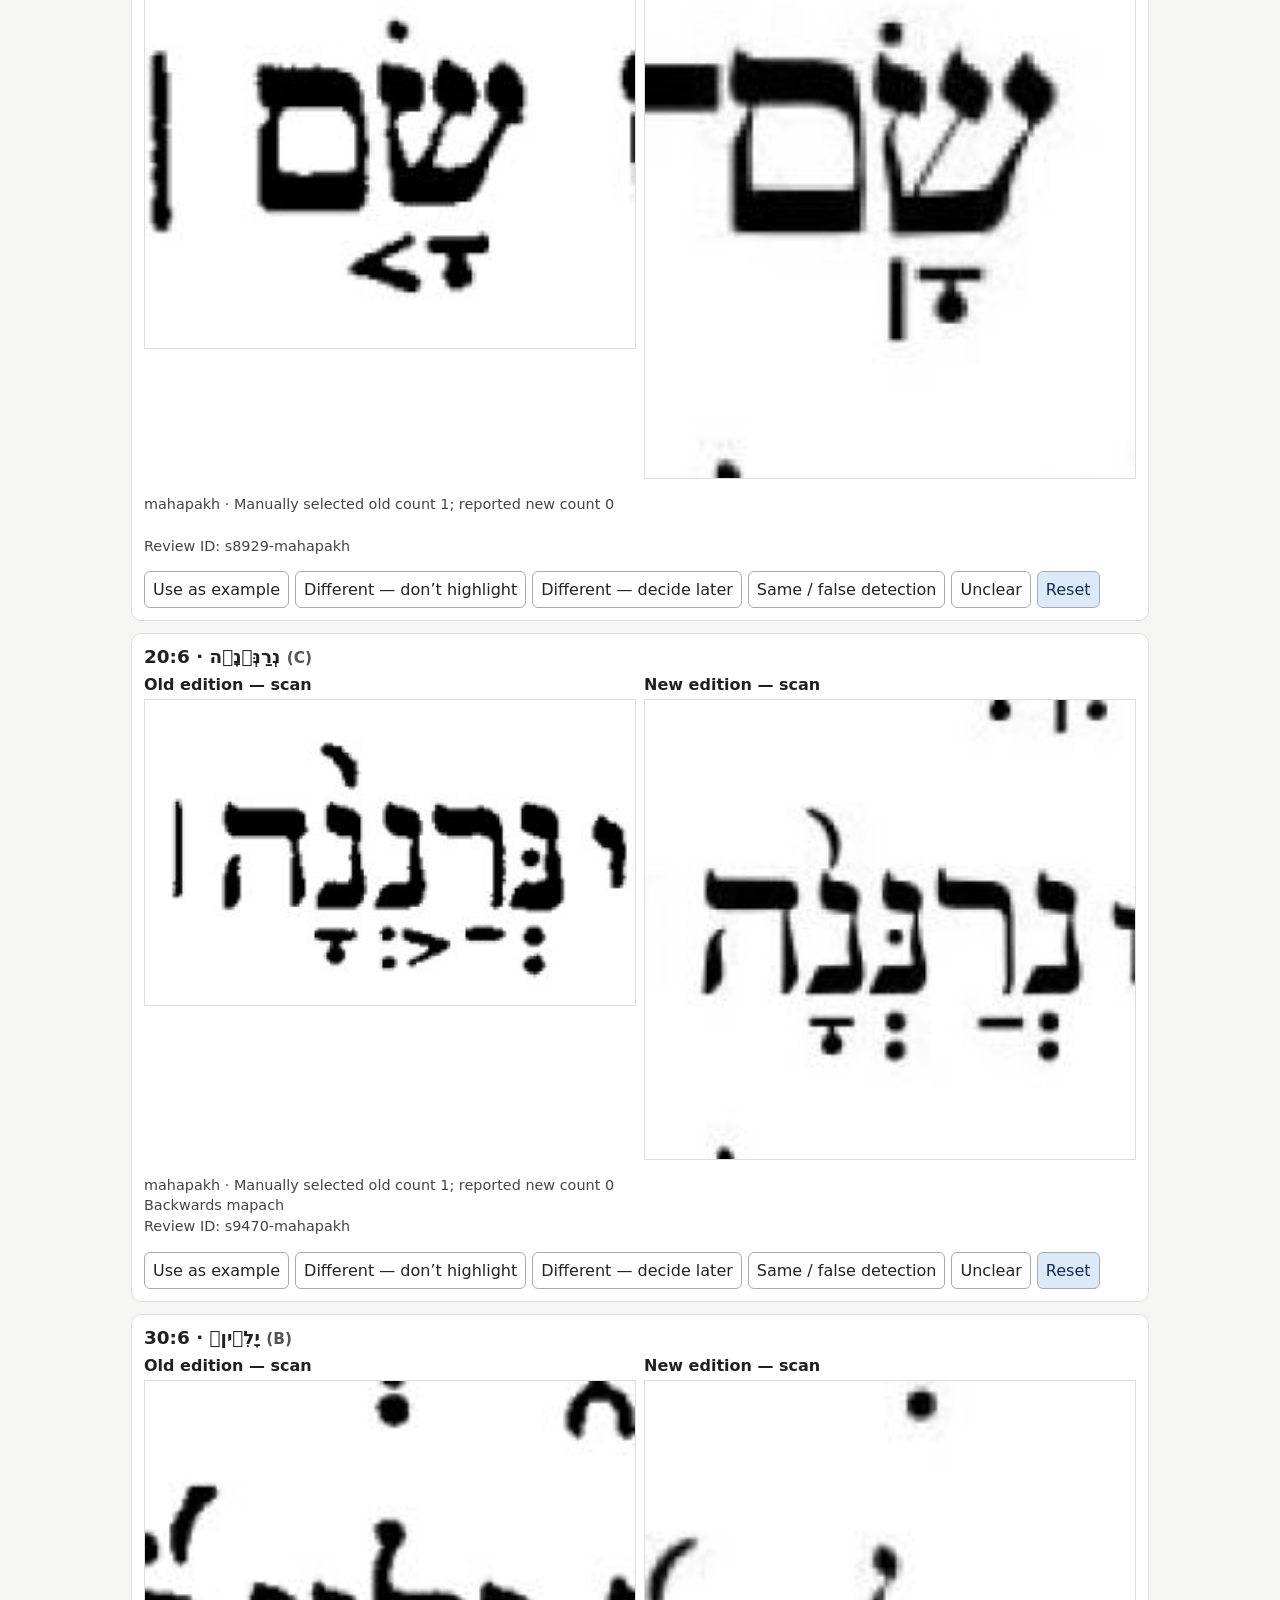
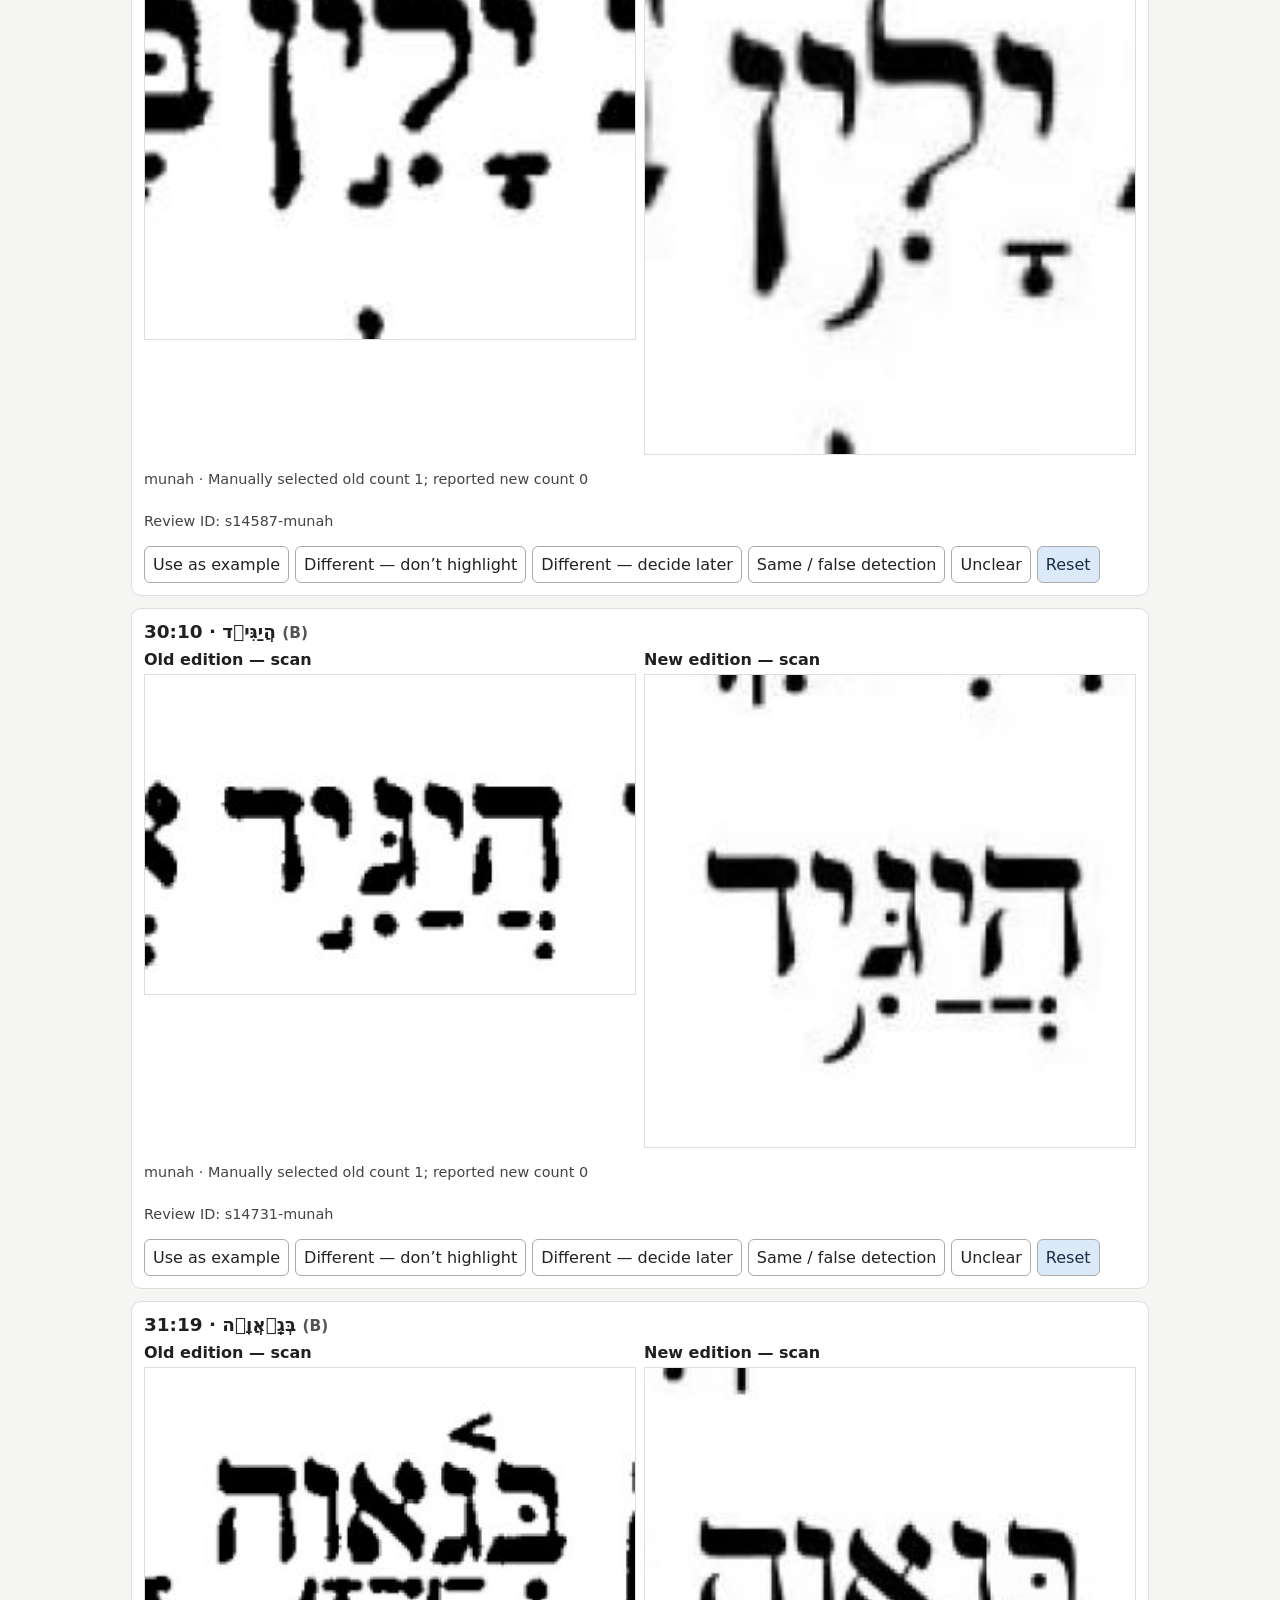
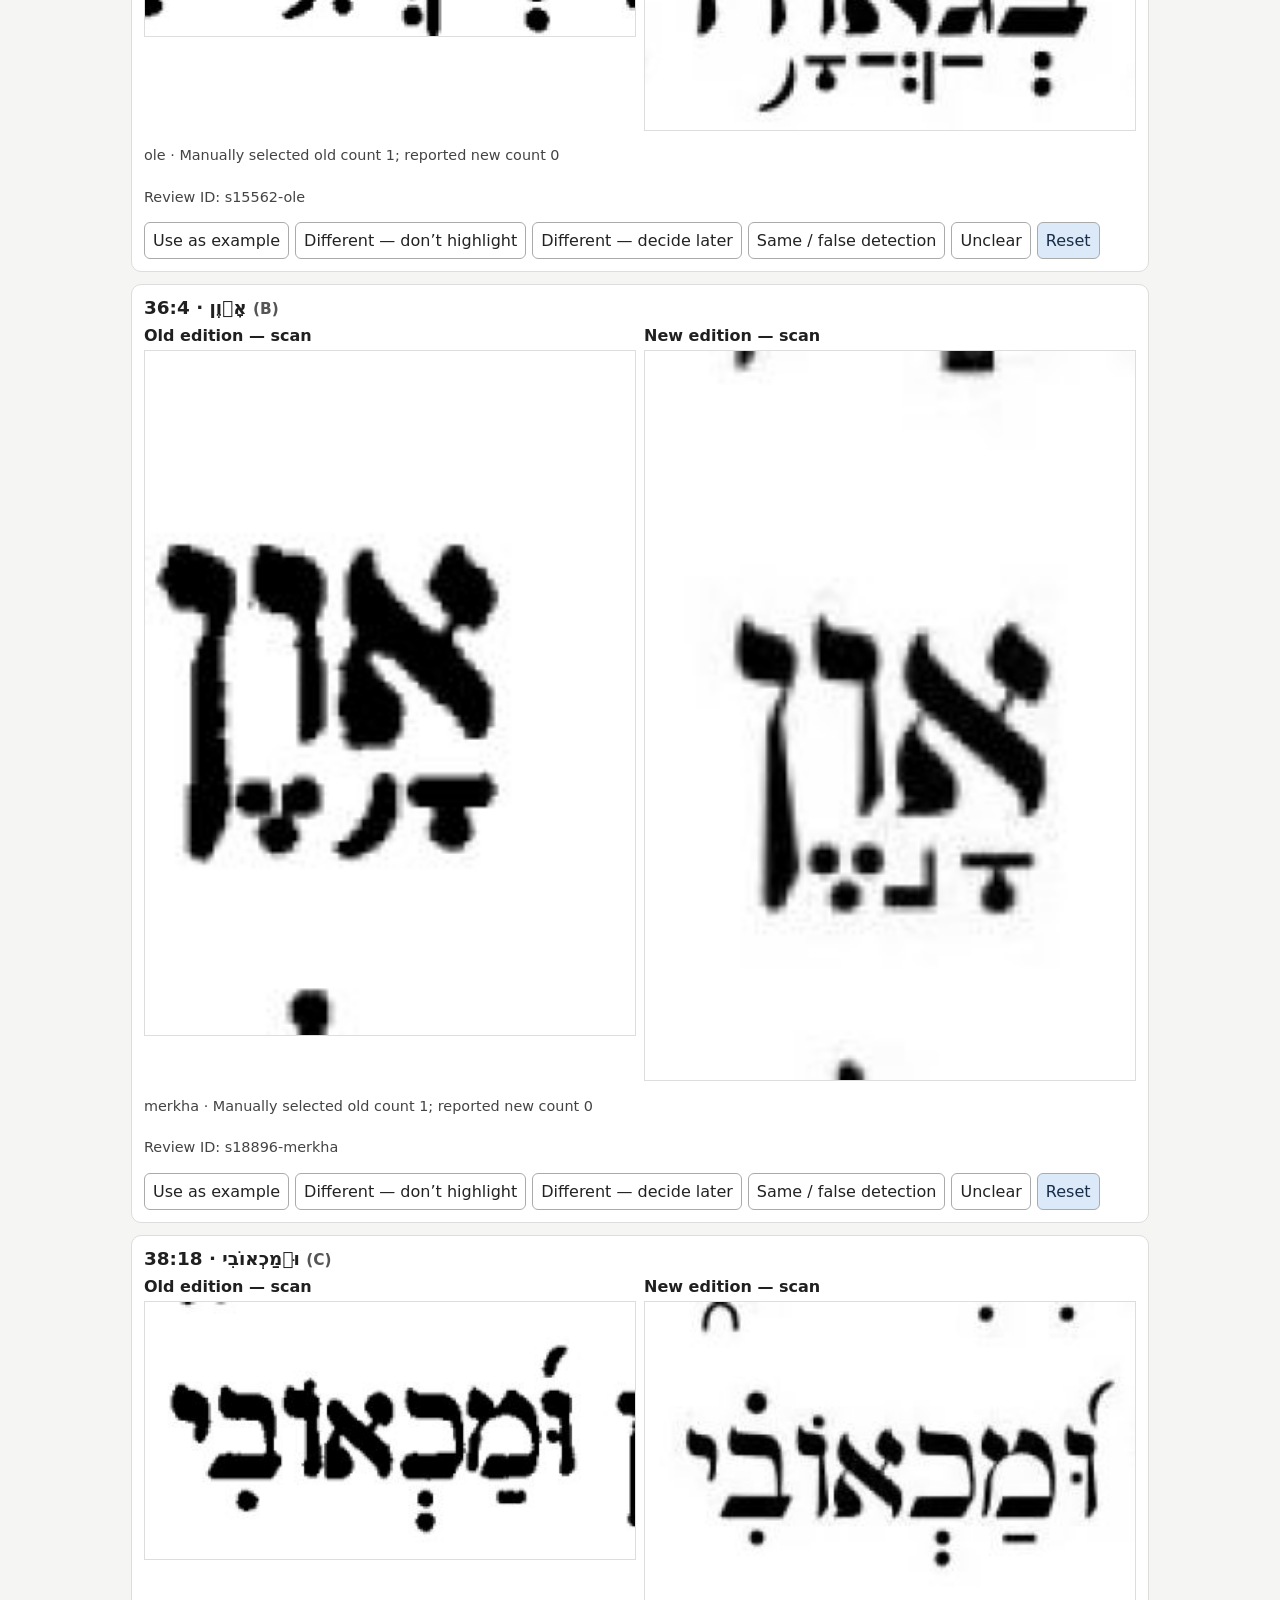
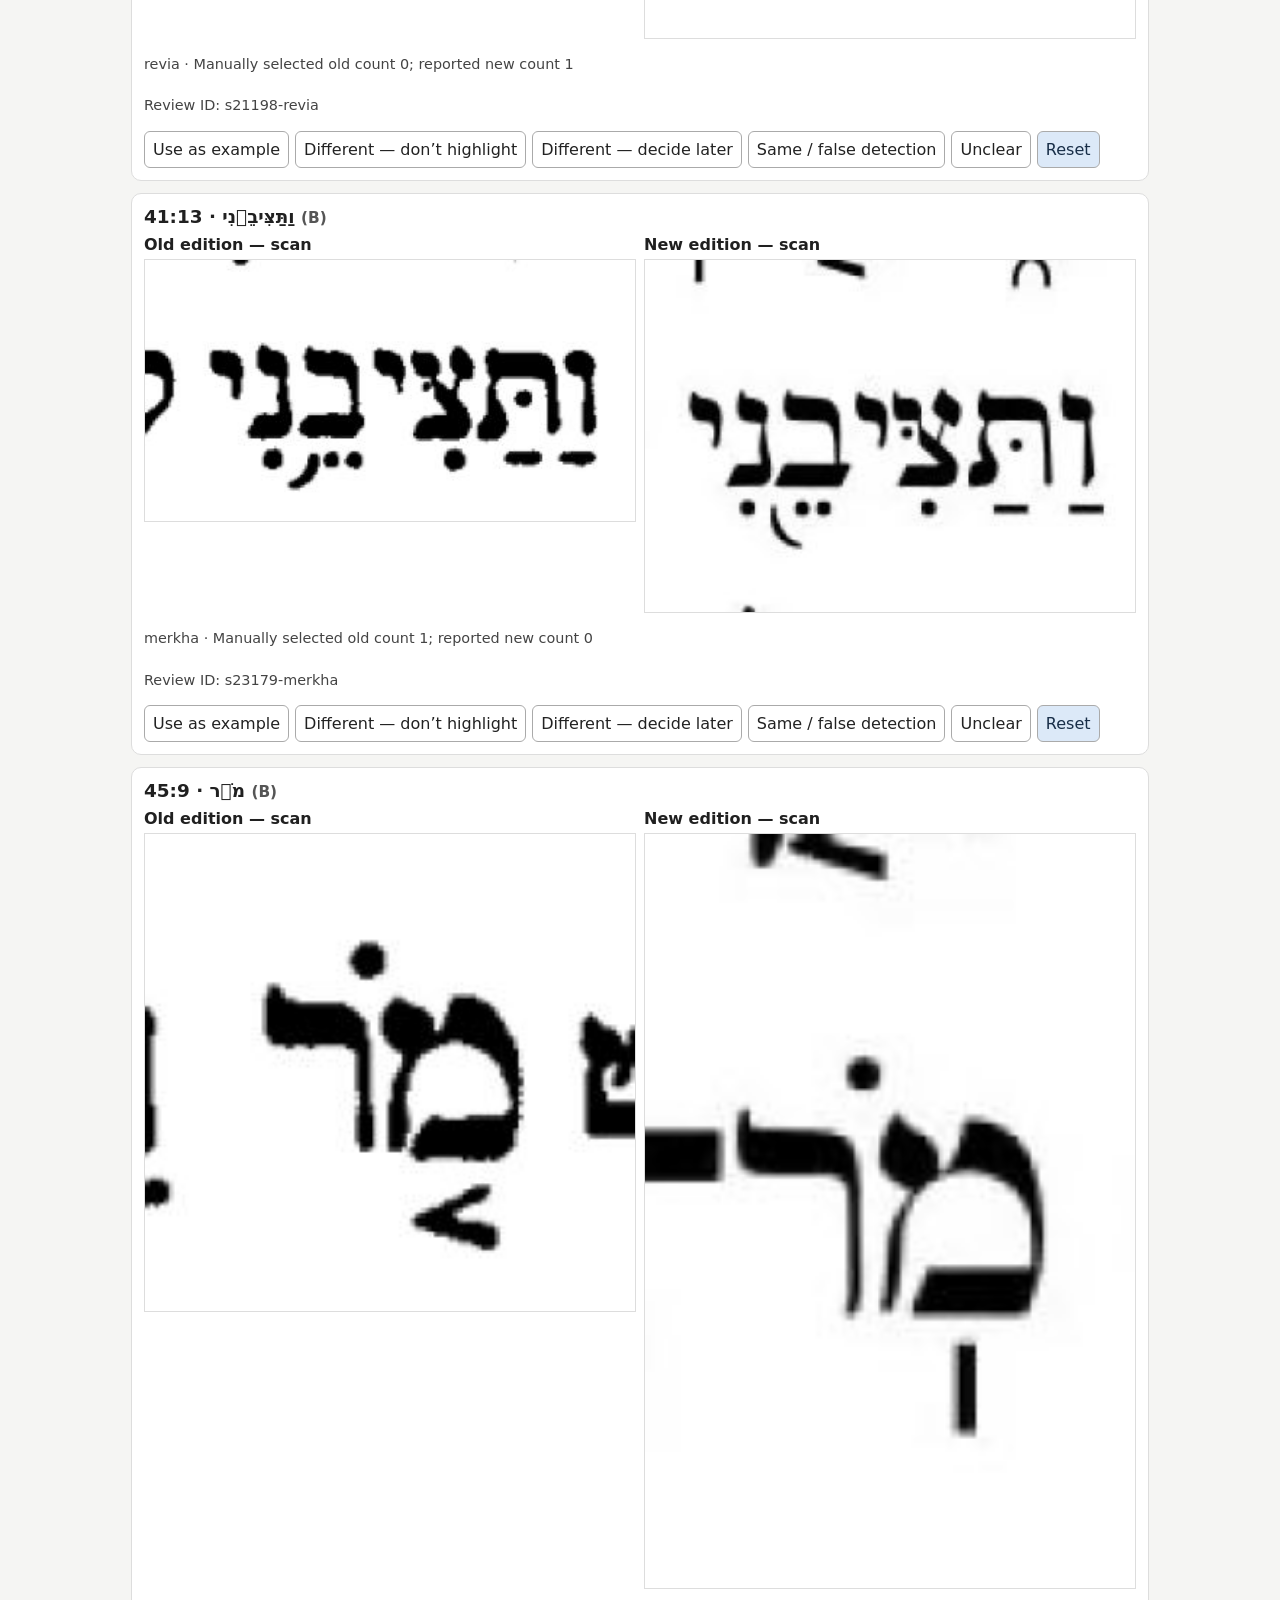
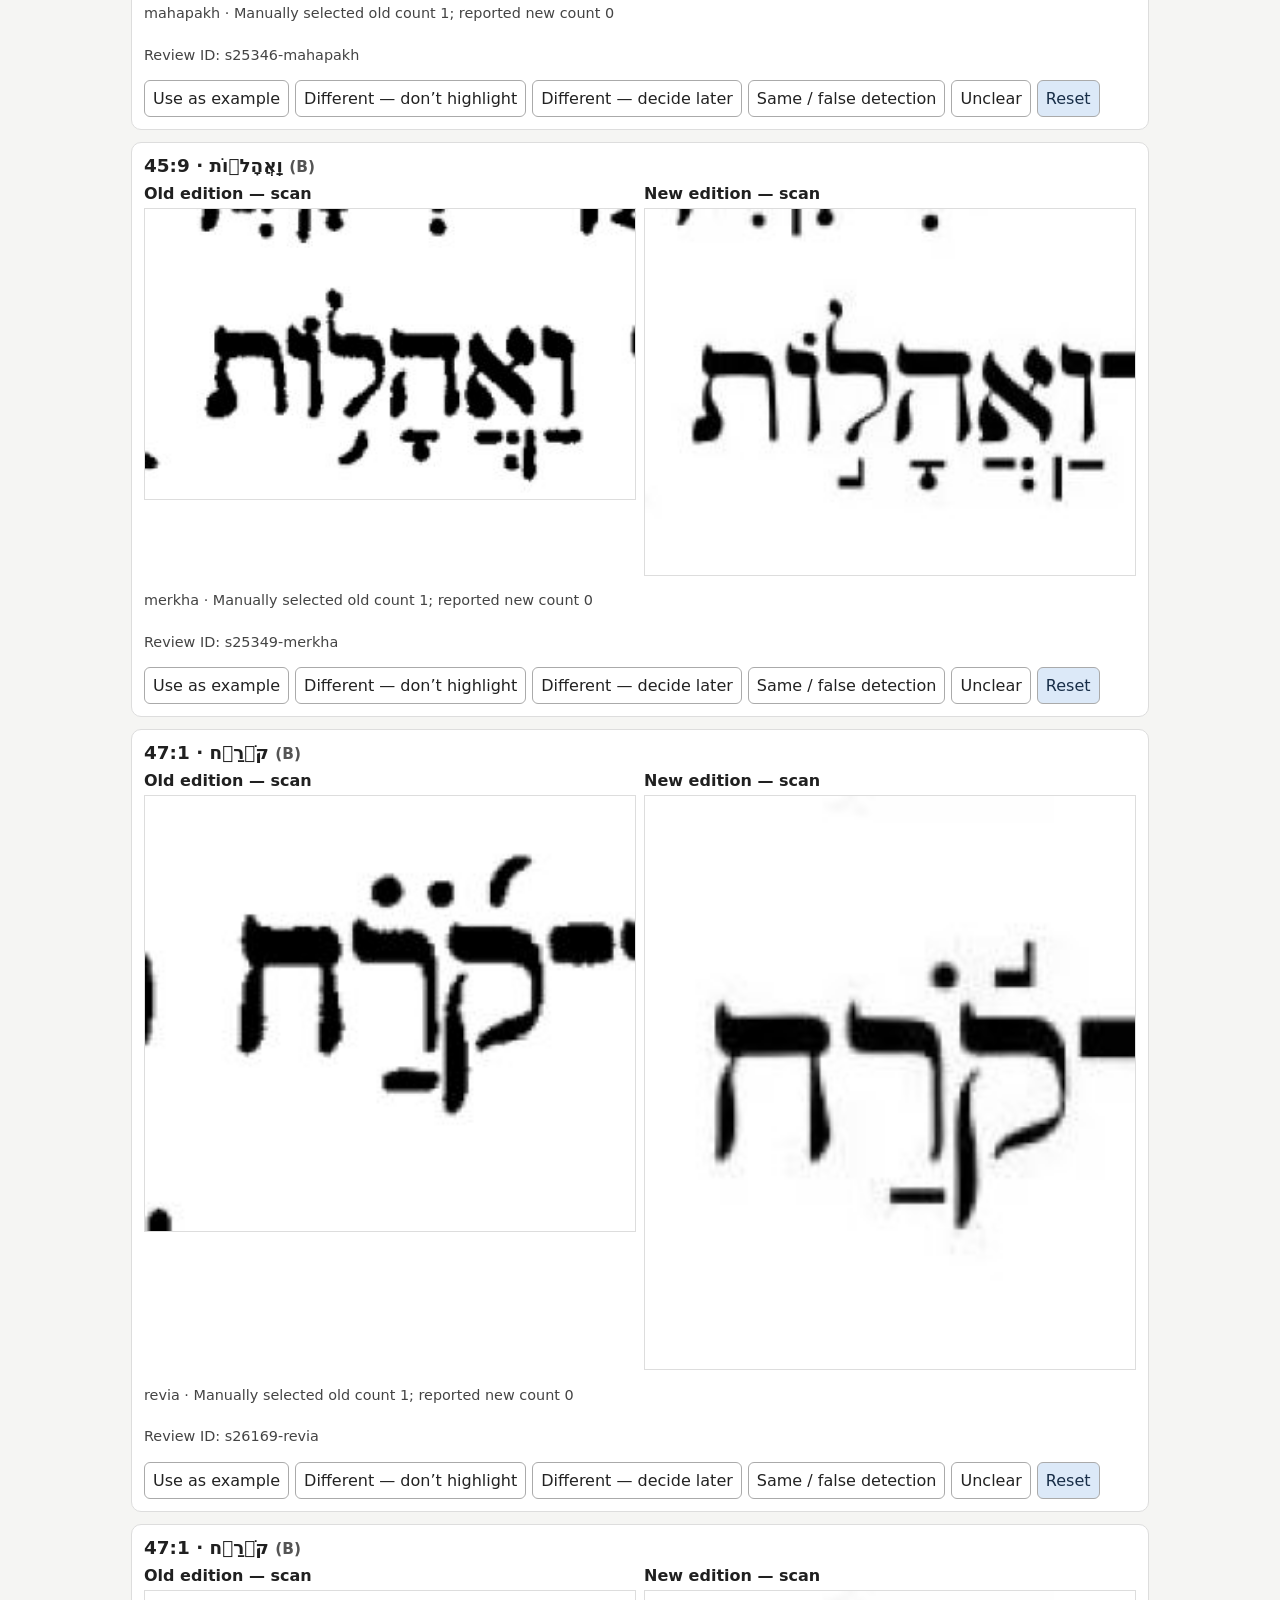
<file: edition-differences.html>
<!doctype html><html lang="en"><head><meta charset="utf-8"><meta name="viewport" content="width=device-width,initial-scale=1"><title>Tehillim — edition differences</title><style>
*{box-sizing:border-box}body{font:16px system-ui;margin:0;background:#f5f5f3;color:#202020}header,main{max-width:1050px;margin:auto;padding:16px}h1{font-size:1.5rem;margin:0 0 8px}p{line-height:1.45}header{position:sticky;top:0;background:#f5f5f3;z-index:2;border-bottom:1px solid #ccc}button,select,input{font:inherit;padding:8px;border:1px solid #aaa;border-radius:6px;background:white;color:#222}button{cursor:pointer}article{background:white;border:1px solid #ddd;border-radius:10px;margin:12px 0;padding:12px}h2{font-size:1.15rem;margin:0 0 8px}.pair{display:grid;grid-template-columns:1fr 1fr;gap:8px}figure{margin:0;min-width:0}figcaption{font-weight:600;margin-bottom:5px}figure img{width:100%;height:auto;display:block;cursor:zoom-in;border:1px solid #ddd;background:white}.note{font-size:.9rem;color:#444}.controls{display:flex;gap:6px;flex-wrap:wrap;align-items:center}.selected{background:#dce9f8;color:#182e48}button[data-choice="example"].selected{background:#d3ead8;color:#164524;border-color:#438653}button[data-choice="minor"].selected{background:#eee7d8;color:#594516}dialog{width:96vw;max-width:none;border:0;padding:10px}dialog img{width:100%;height:auto}small{color:#555} @media(prefers-color-scheme:dark){body,header{background:#191919;color:#eee}article{background:#242424;border-color:#555}.note,small{color:#ccc}}
</style></head><body><header><h1>Tehillim: old vs. new edition</h1><div class="controls"><select id="kind"><option value="all">All significant candidates</option><option value="pron">Pronunciation / dagesh</option><option value="vowel">Vowels</option><option value="accent">Ta'amim</option></select><select id="verdict"><option value="all">B + C</option><option>B</option><option>C</option></select><select id="status"><option value="all">All decisions</option><option value="pending">Not yet checked</option><option value="confirmed">Different — not classified</option><option value="example">Use as example</option><option value="minor">Different — don’t highlight</option><option value="same">Same / false detection</option><option value="unclear">Unclear</option></select><button id="export">Export decisions</button></div><small id="progress">Loading saved review and source images…</small></header><main><p>Only manually reviewed B/C records with evidence suggesting a difference are shown. These are candidates, not established errors. The old scan and new printed edition are shown directly; the reconstruction is omitted. Tap an image to enlarge. Use as example marks a strong difference for publication; Different — don’t highlight marks a real but minor difference or a good correction. Existing Different answers remain available for later classification. Your decisions are saved in this browser.</p><div id="list"></div></main><dialog id="zoom"><button id="close">Close</button><img id="large"></dialog><script>
const base='https://menachemshapiro.github.io/-tehillim-review/';const $=id=>document.getElementById(id);let rows=[],saved={};try{saved=JSON.parse(localStorage.getItem('edition-evidence-v1')||'{}')}catch(e){}
const esc=s=>String(s??'').replace(/[&<>"']/g,c=>({'&':'&amp;','<':'&lt;','>':'&gt;','"':'&quot;',"'":'&#39;'}[c]));
const get=async p=>{const r=await fetch(base+p);if(!r.ok)throw Error(p+' HTTP '+r.status);return r.json()};
function category(x){let k=x.id.split('-').slice(1).join('-');if(k==='meteg')return '';if(k==='dot_inside'){let w=x.kit.normalize('NFD');let letters=[...w.matchAll(/([בכפת])([\u0591-\u05c7]*)/g)];if(!letters.length)return '';if(x.P>x.N&&!letters.some(m=>m[2].includes('\u05bc')))return '';return 'pron'}if(/^(patah|qamats|dot_below|dot_above|sheva|hiriq|tsere|segol|cholam|qubuts|shuruq)$/.test(k))return 'vowel';return 'accent'}
function candidate(x,d){if(!d||!['B','C'].includes(x.verdict)||d.new_edition_count_wrong||['unclear','image_mismatch'].includes(d.choice))return null;let note=d.note||'';if(/new (?:s?edition).*\b(?:also|same|just like)|both editions|all versions/i.test(note))return null;let cat=category(x);if(!cat)return null;let n=null;if(d.choice.startsWith('count:'))n=Number(d.choice.slice(6));else if(d.choice==='use_kit')n=x.P;else if(d.choice==='use_sefaria')n=x.T;let explicit=/new (?:s?edition).*(?:does not|doesn't|has no|different|instead|missing)/i.test(note);let alternate=d.choice==='other_sign';if(!explicit&&!alternate&&(n===null||n===x.N))return null;if(!x.scan||!x.ned)return null;let reason=explicit?'Explicit review note about new edition':alternate?'Reviewer identified another sign; compare both prints':'Manually selected old count '+n+'; reported new count '+x.N;return {...x,d,cat,reason,score:x.id==='s81910-dot_inside'?100:explicit?90:cat==='pron'?80:/zinor/.test(x.id)?75:alternate?70:cat==='accent'?60:50}}
function render(){let f=$('kind').value,v=$('verdict').value,s=$('status').value;let shown=rows.filter(x=>(f==='all'||x.cat===f)&&(v==='all'||x.verdict===v)&&(s==='all'||(saved[x.id]||'pending')===s));$('progress').textContent=shown.length+' shown / '+rows.length+' candidates · '+Object.keys(saved).length+' checked';$('list').innerHTML=shown.map(x=>'<article><h2>'+esc(x.ps+':'+x.v)+' · <span lang="he" dir="rtl">'+esc(x.kit)+'</span> <small>('+x.verdict+')</small></h2><div class="pair"><figure><figcaption>Old edition — scan</figcaption><img loading="lazy" src="'+esc(x.scan)+'" alt="Old edition"></figure><figure><figcaption>New edition — scan</figcaption><img loading="lazy" src="'+esc(x.ned)+'" alt="New edition"></figure></div><p class="note">'+esc(x.kind)+' · '+esc(x.reason)+'<br>'+esc(x.d.note||'')+' '+esc(x.d.detail||'')+'<br>Review ID: '+esc(x.id)+'</p><div class="controls">'+[['example','Use as example'],['minor','Different — don’t highlight'],['confirmed','Different — decide later'],['same','Same / false detection'],['unclear','Unclear'],['pending','Reset']].map(([k,l])=>'<button data-id="'+esc(x.id)+'" data-choice="'+k+'" class="'+((saved[x.id]||'pending')===k?'selected':'')+'">'+l+'</button>').join('')+'</div></article>').join('')||'<p>No matching candidates.</p>'}
document.addEventListener('click',e=>{let b=e.target.closest('button[data-choice]');if(b){if(b.dataset.choice==='pending')delete saved[b.dataset.id];else saved[b.dataset.id]=b.dataset.choice;try{localStorage.setItem('edition-evidence-v1',JSON.stringify(saved))}catch(e){}let a=b.closest('article');if($('status').value!=='all')render();else{a.querySelectorAll('button[data-choice]').forEach(q=>q.classList.toggle('selected',q.dataset.choice===b.dataset.choice));$('progress').textContent=rows.length+' candidates · '+Object.keys(saved).length+' checked'}}if(e.target.matches('figure img')){$('large').src=e.target.src;$('zoom').showModal()}});$('close').onclick=()=>$('zoom').close();for(const id of ['kind','verdict','status'])$(id).onchange=render;$('export').onclick=()=>{let out=rows.filter(x=>saved[x.id]).map(x=>({id:x.id,ps:x.ps,v:x.v,word:x.kit,verdict:x.verdict,decision:saved[x.id]}));let a=document.createElement('a');a.href=URL.createObjectURL(new Blob([JSON.stringify(out,null,2)],{type:'application/json'}));a.download='edition-difference-decisions.json';a.click();setTimeout(()=>URL.revokeObjectURL(a.href),1000)};
(async()=>{try{let [m,d]=await Promise.all([get('review-v980/manifest.json'),get('data/tehillim_decisions_all_2026-11-19.json')]);let map=new Map(d.decisions.map(x=>[x.id,x]));let all=[];for(let i=0;i<m.parts.length;i+=4){let chunk=await Promise.all(m.parts.slice(i,i+4).map(p=>get('review-v980/'+p)));all.push(...chunk.flat());$('progress').textContent='Loaded '+Math.min(i+4,m.parts.length)+' / '+m.parts.length+' source parts'}rows=all.map(x=>candidate(x,map.get(x.id))).filter(Boolean).sort((a,b)=>b.score-a.score||a.ps-b.ps||a.v-b.v);render()}catch(e){$('progress').textContent='Could not load source: '+e.message;$('list').textContent='Reload when online.'}})();
</script></body></html>
</file>
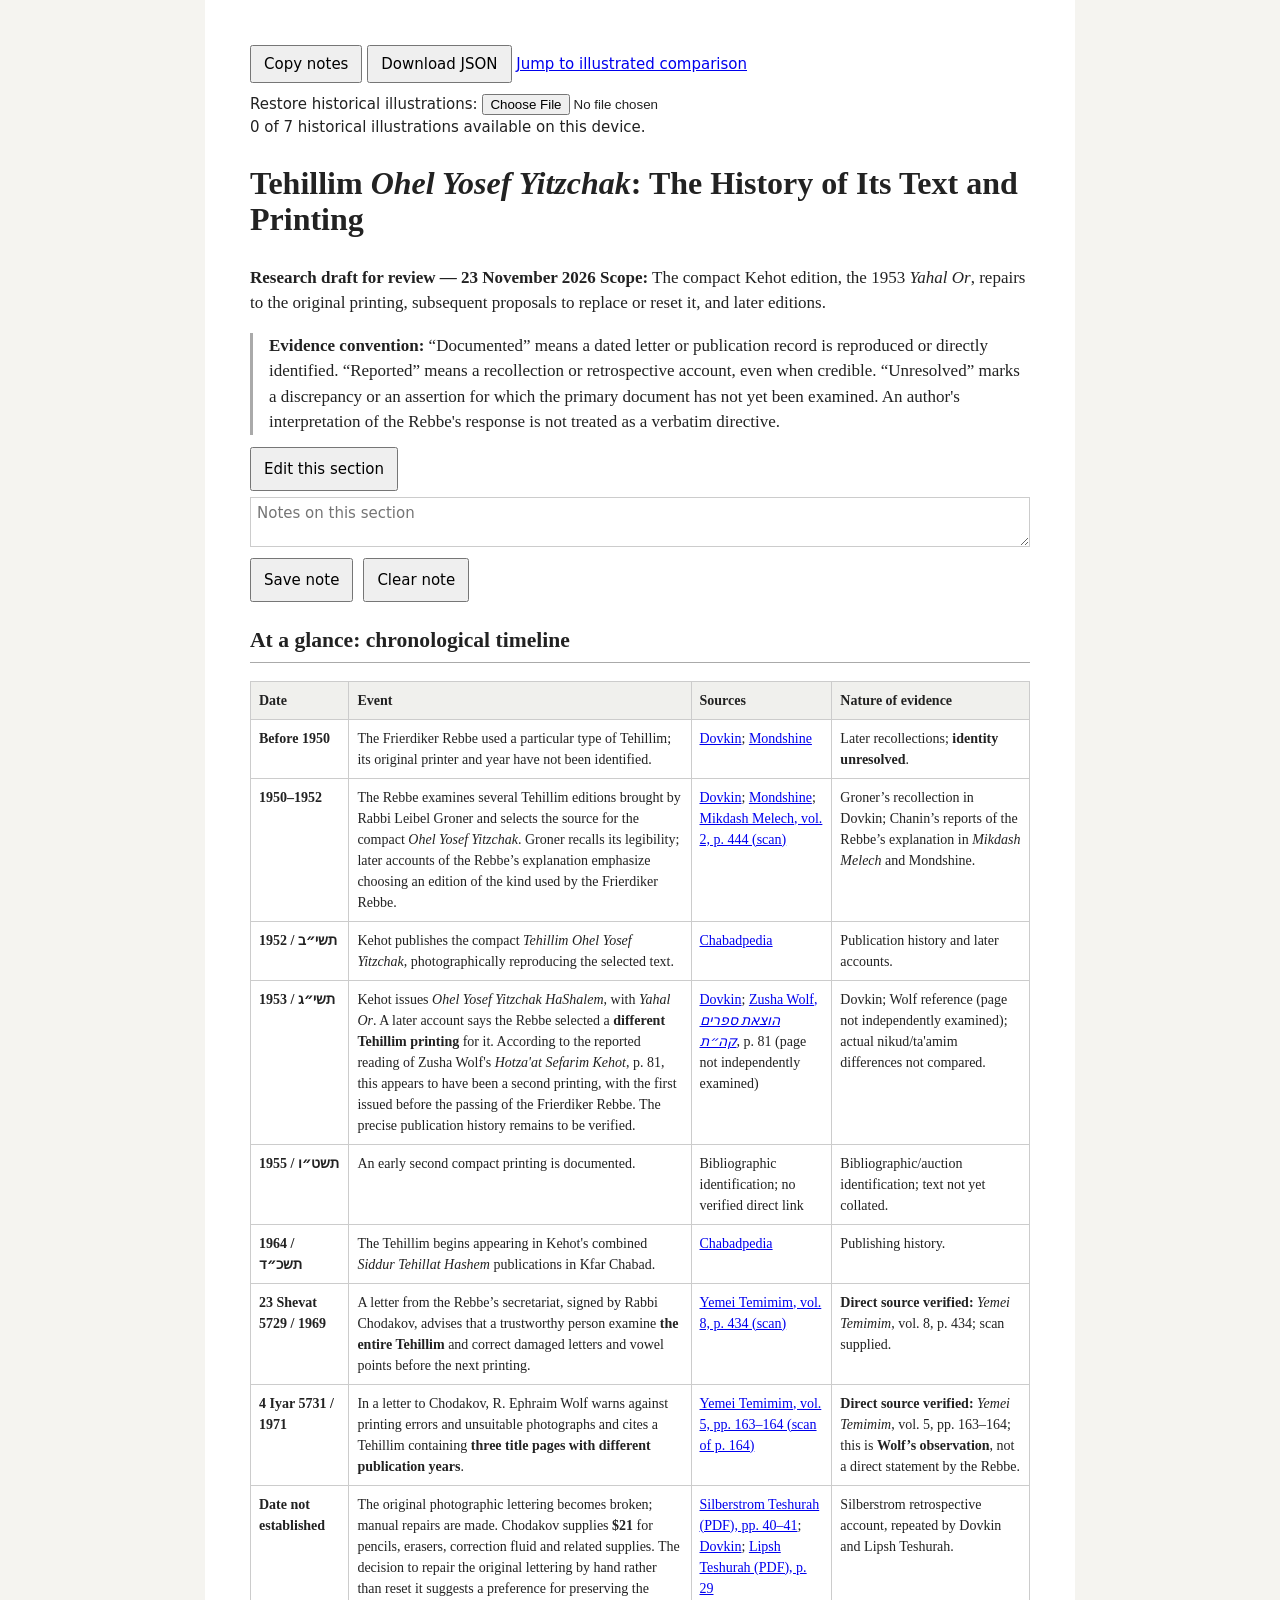
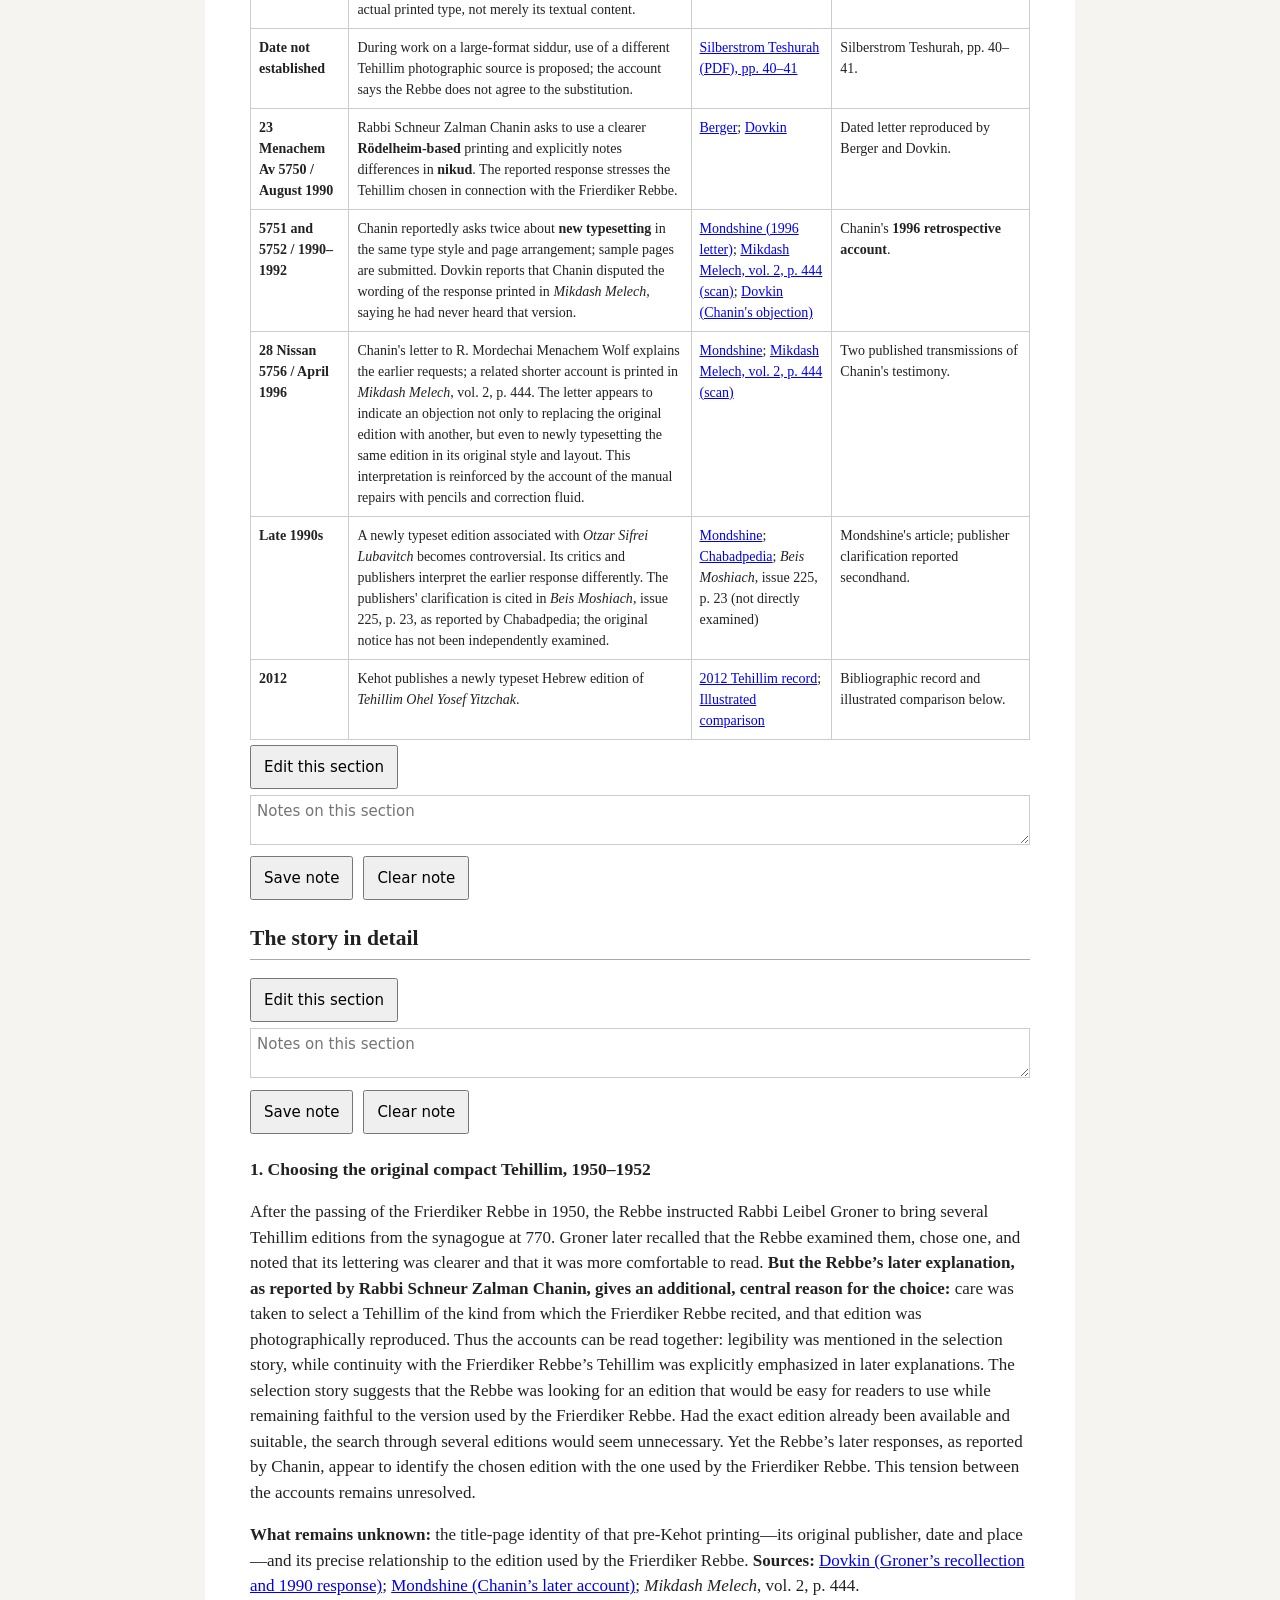
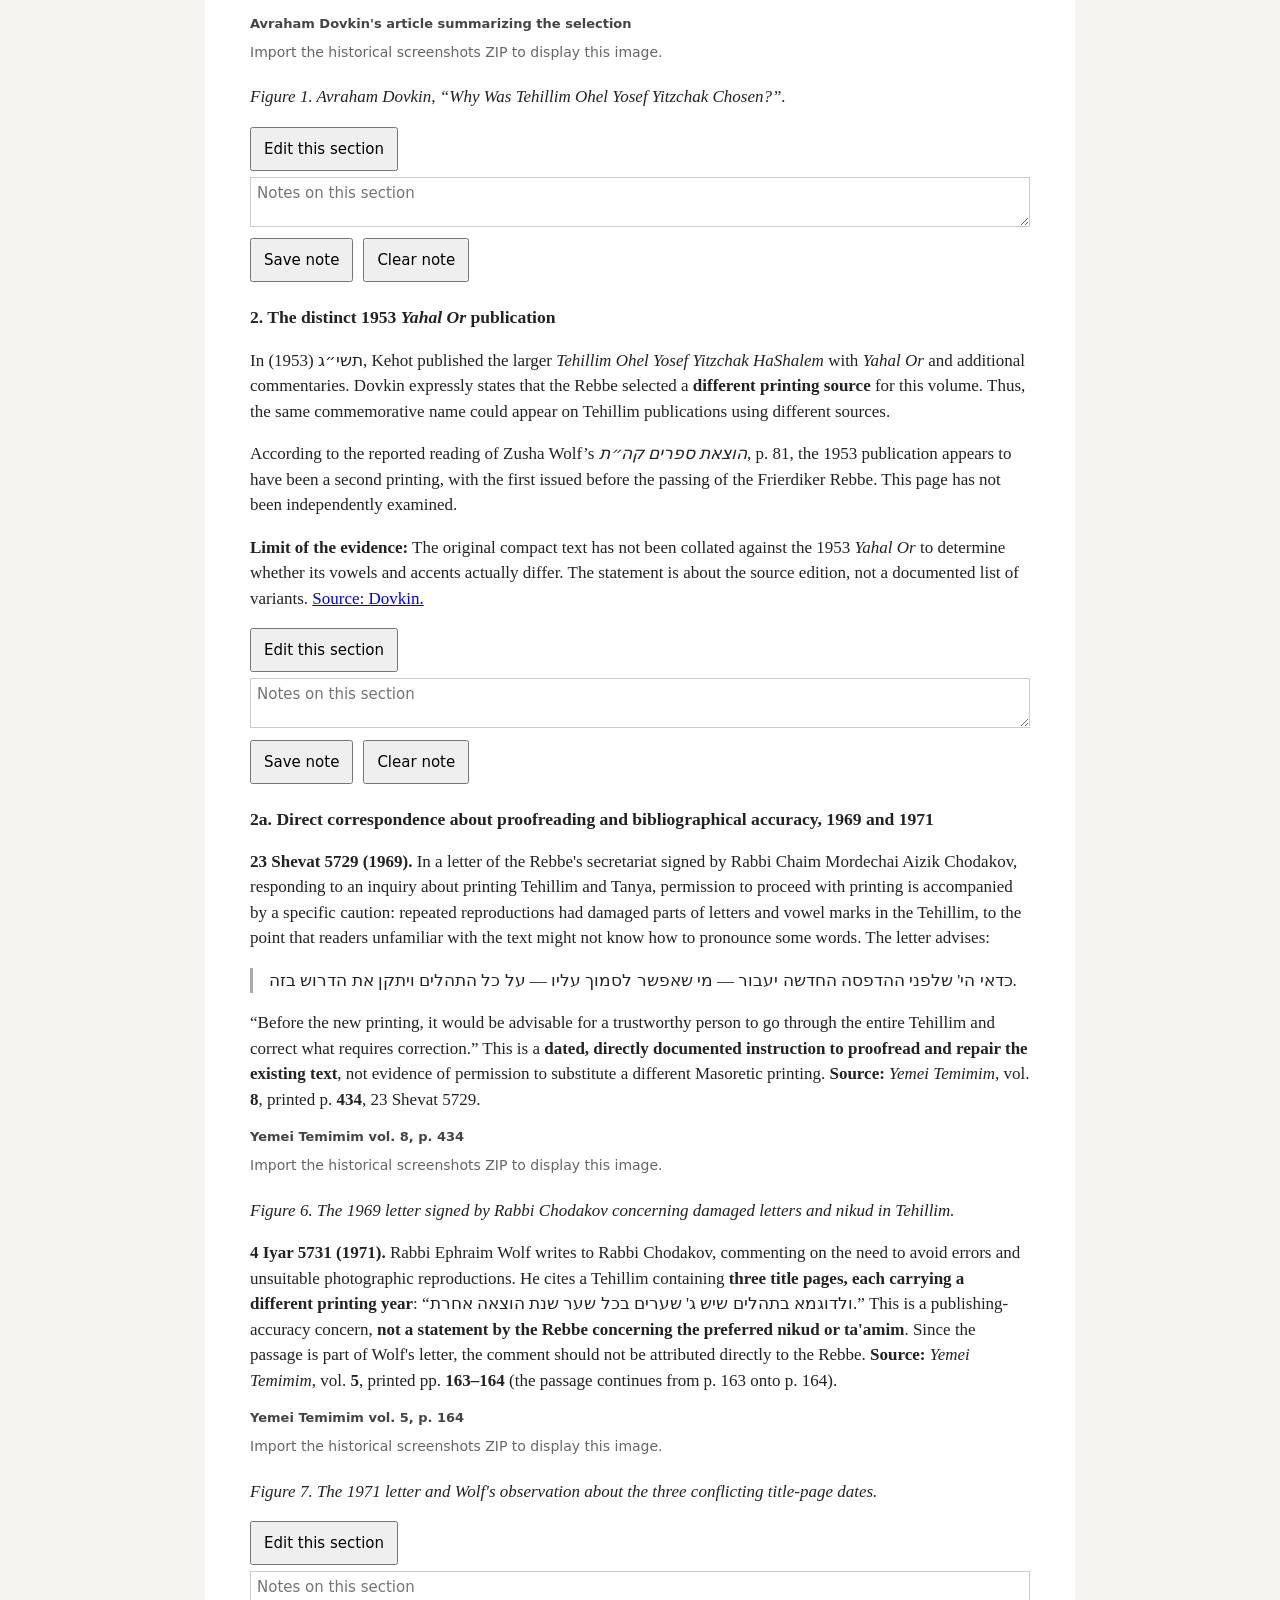
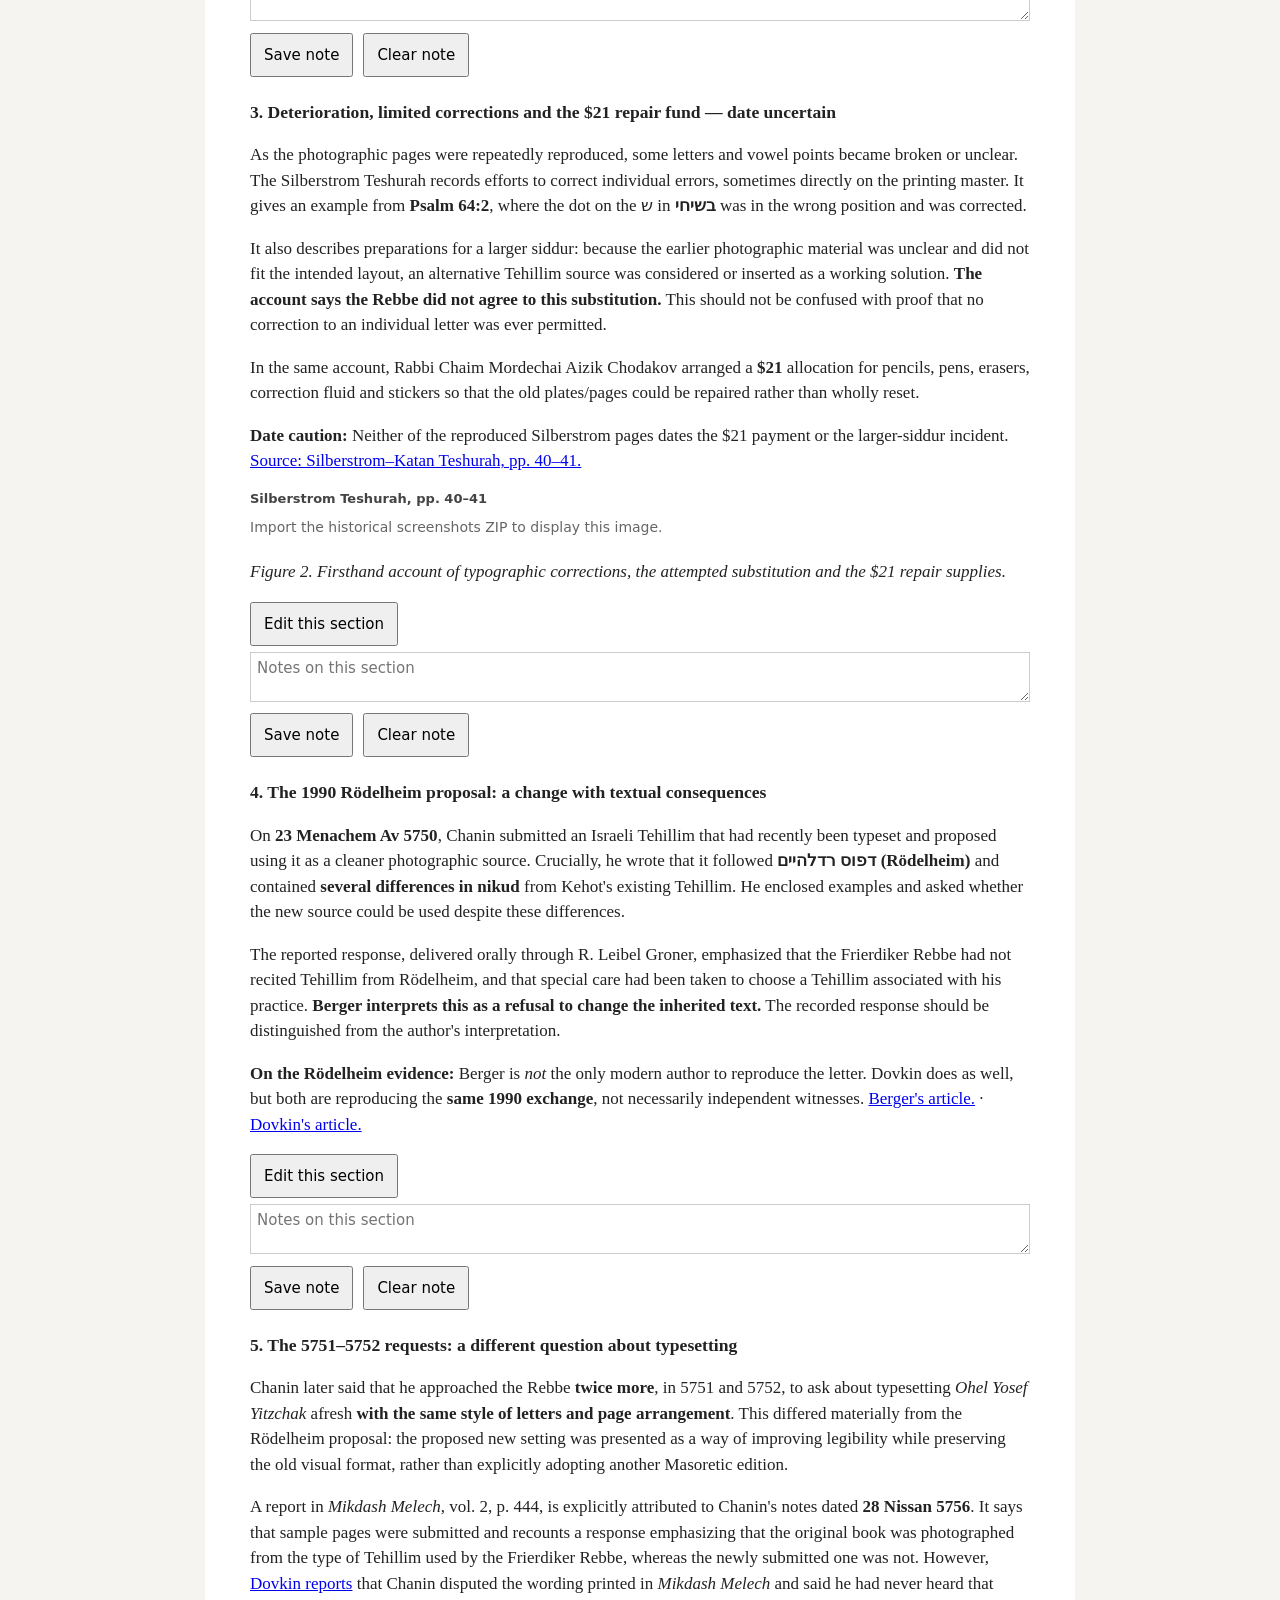
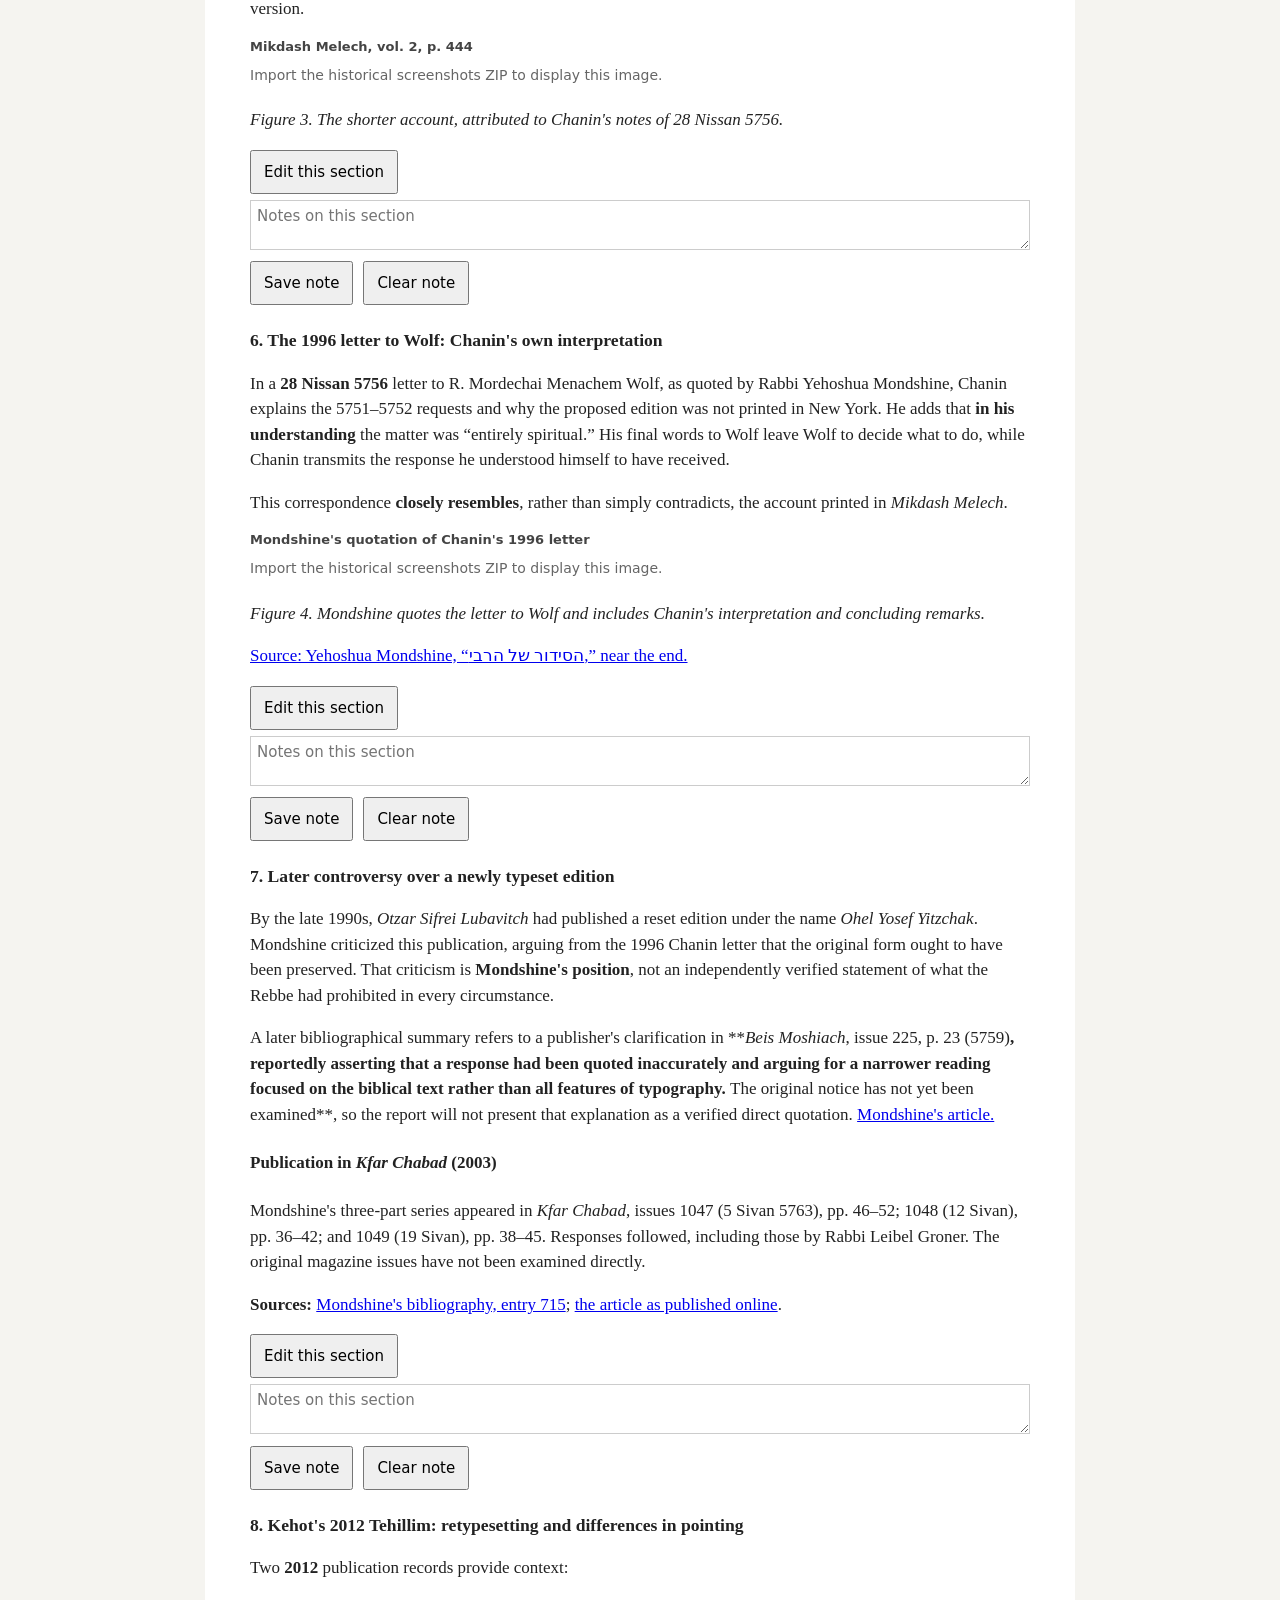
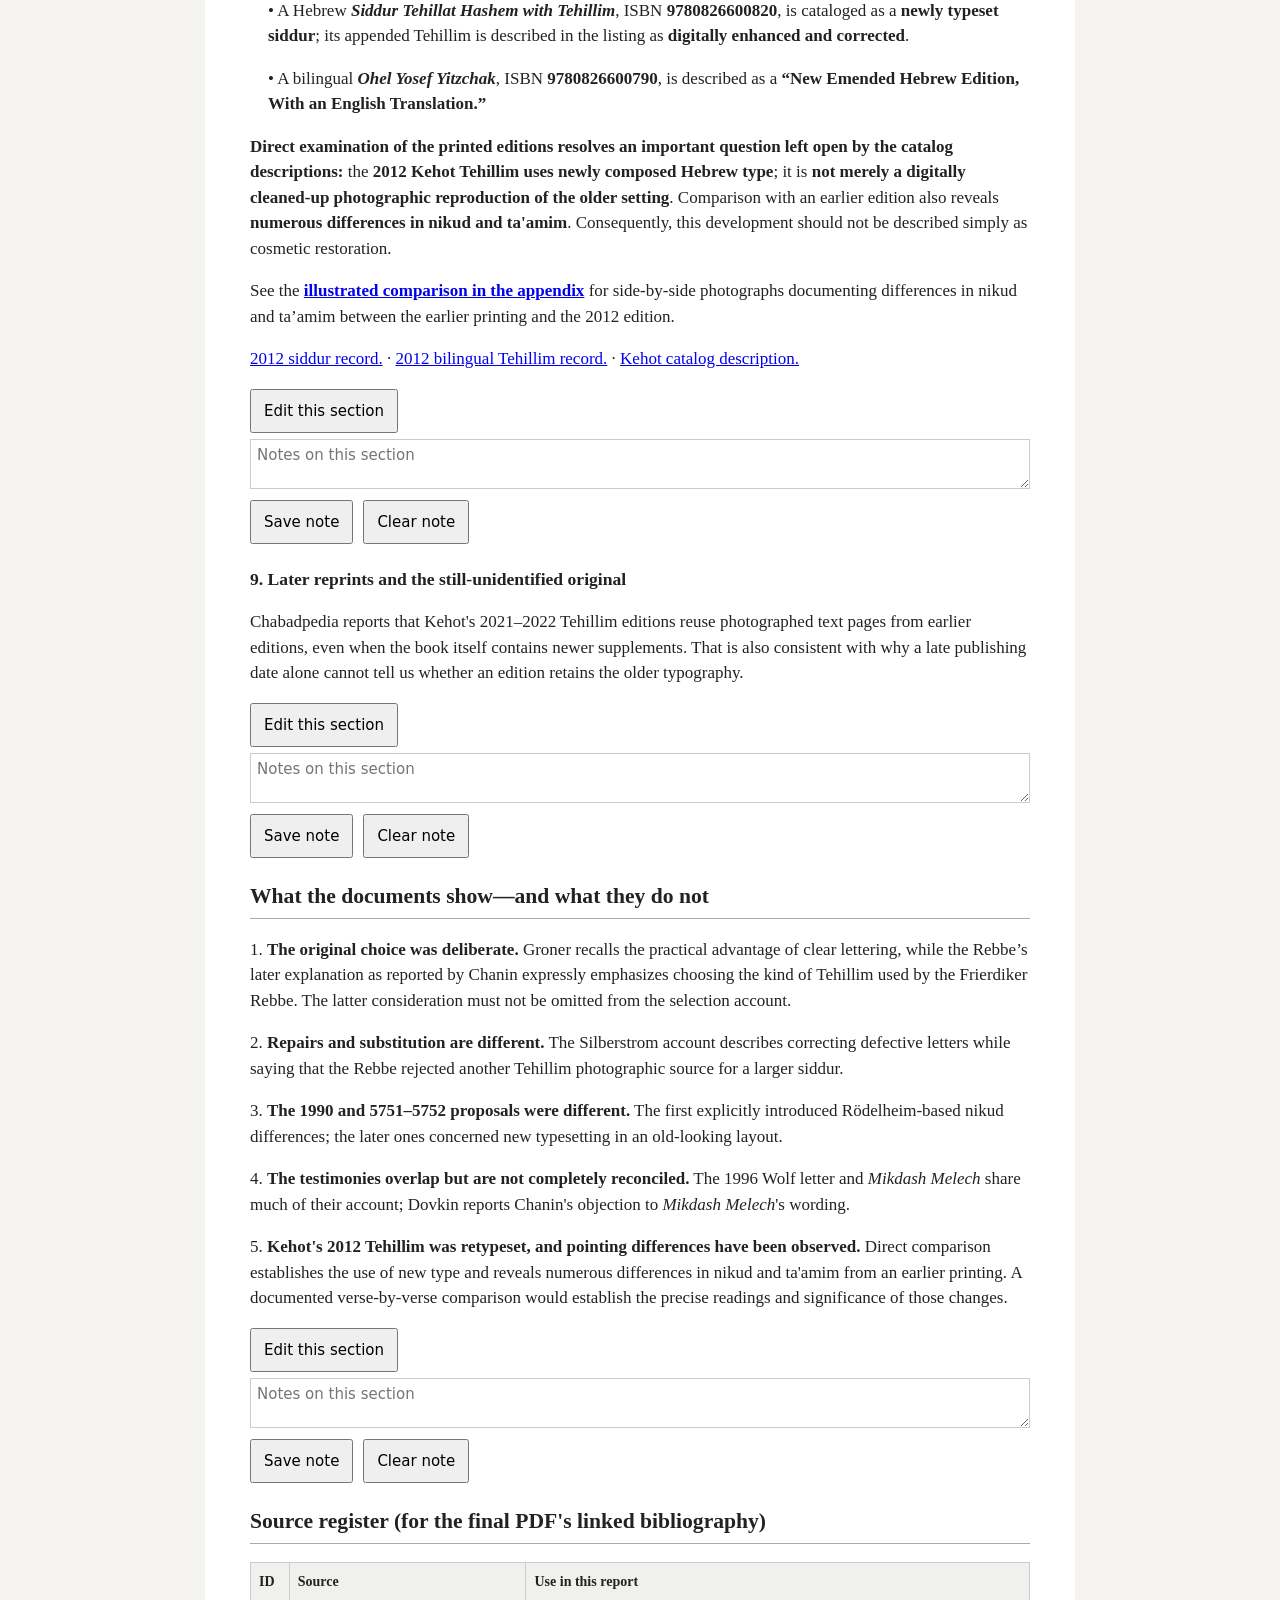
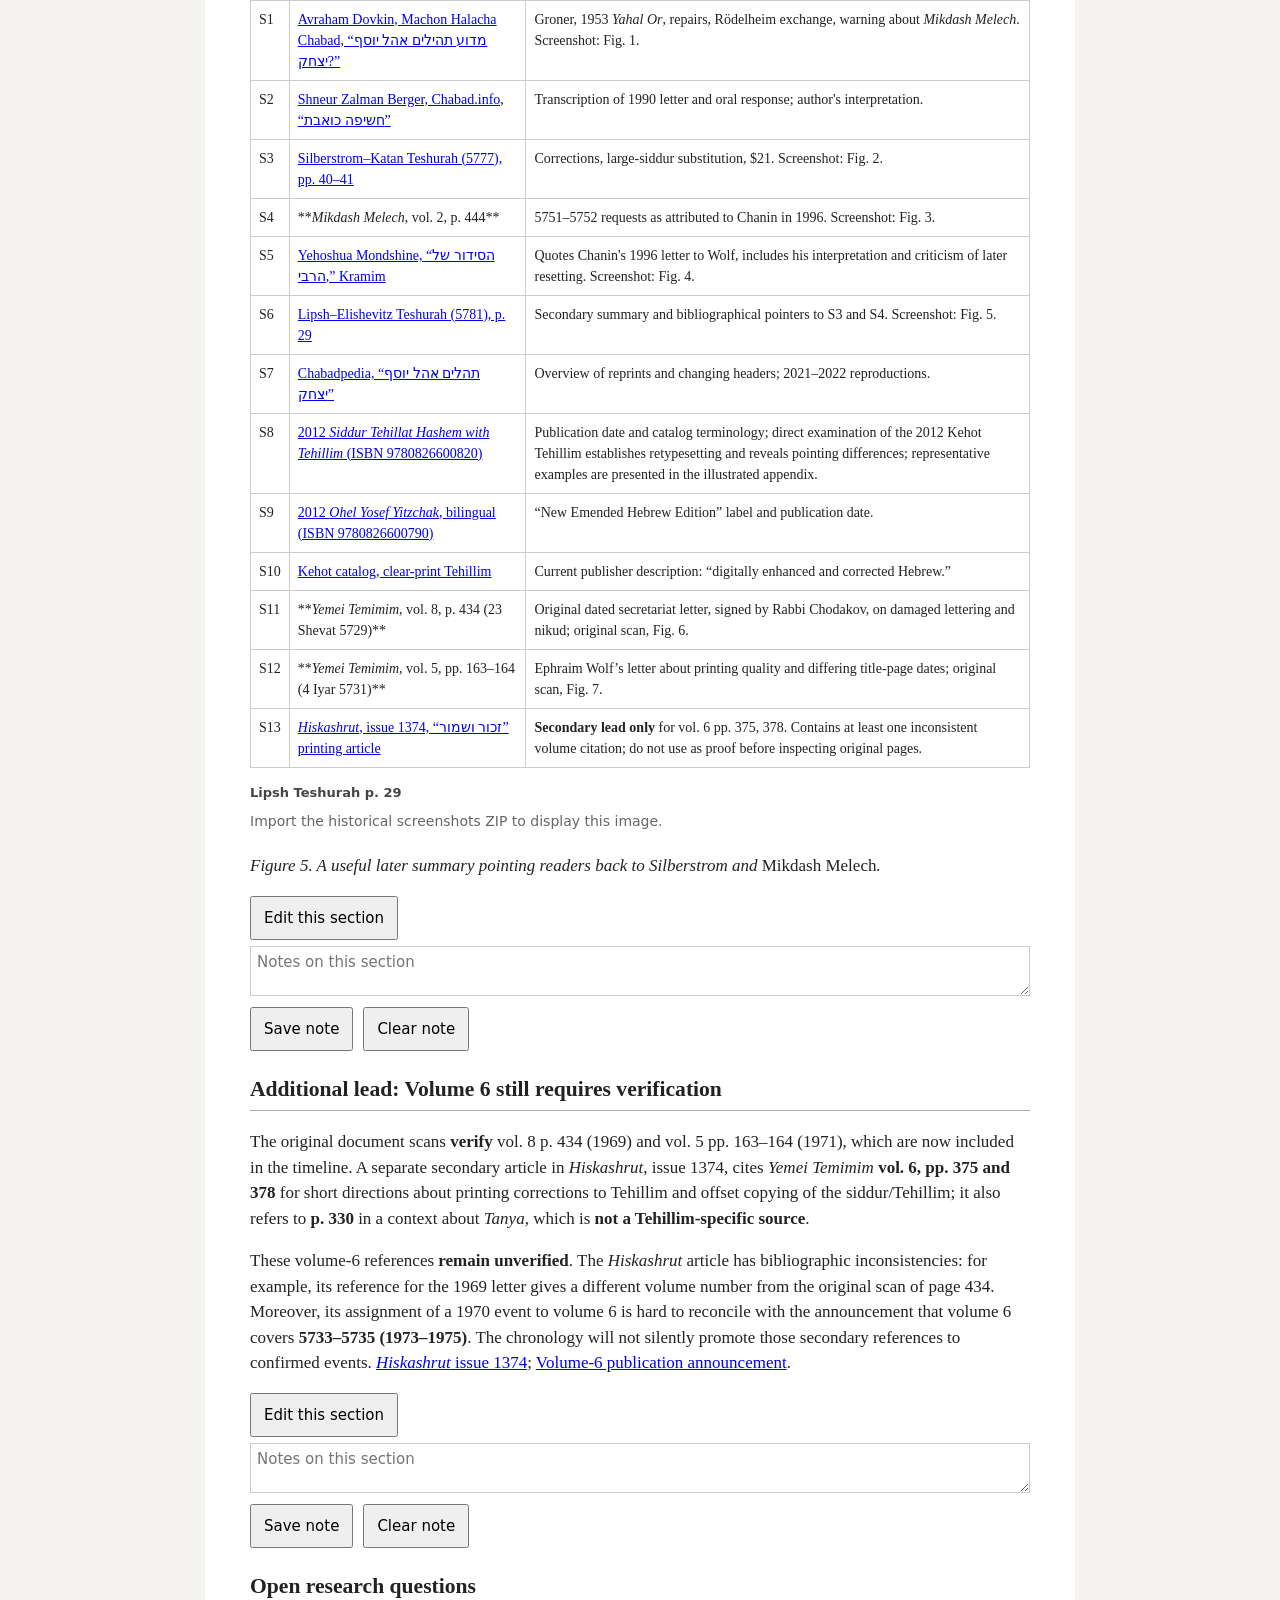
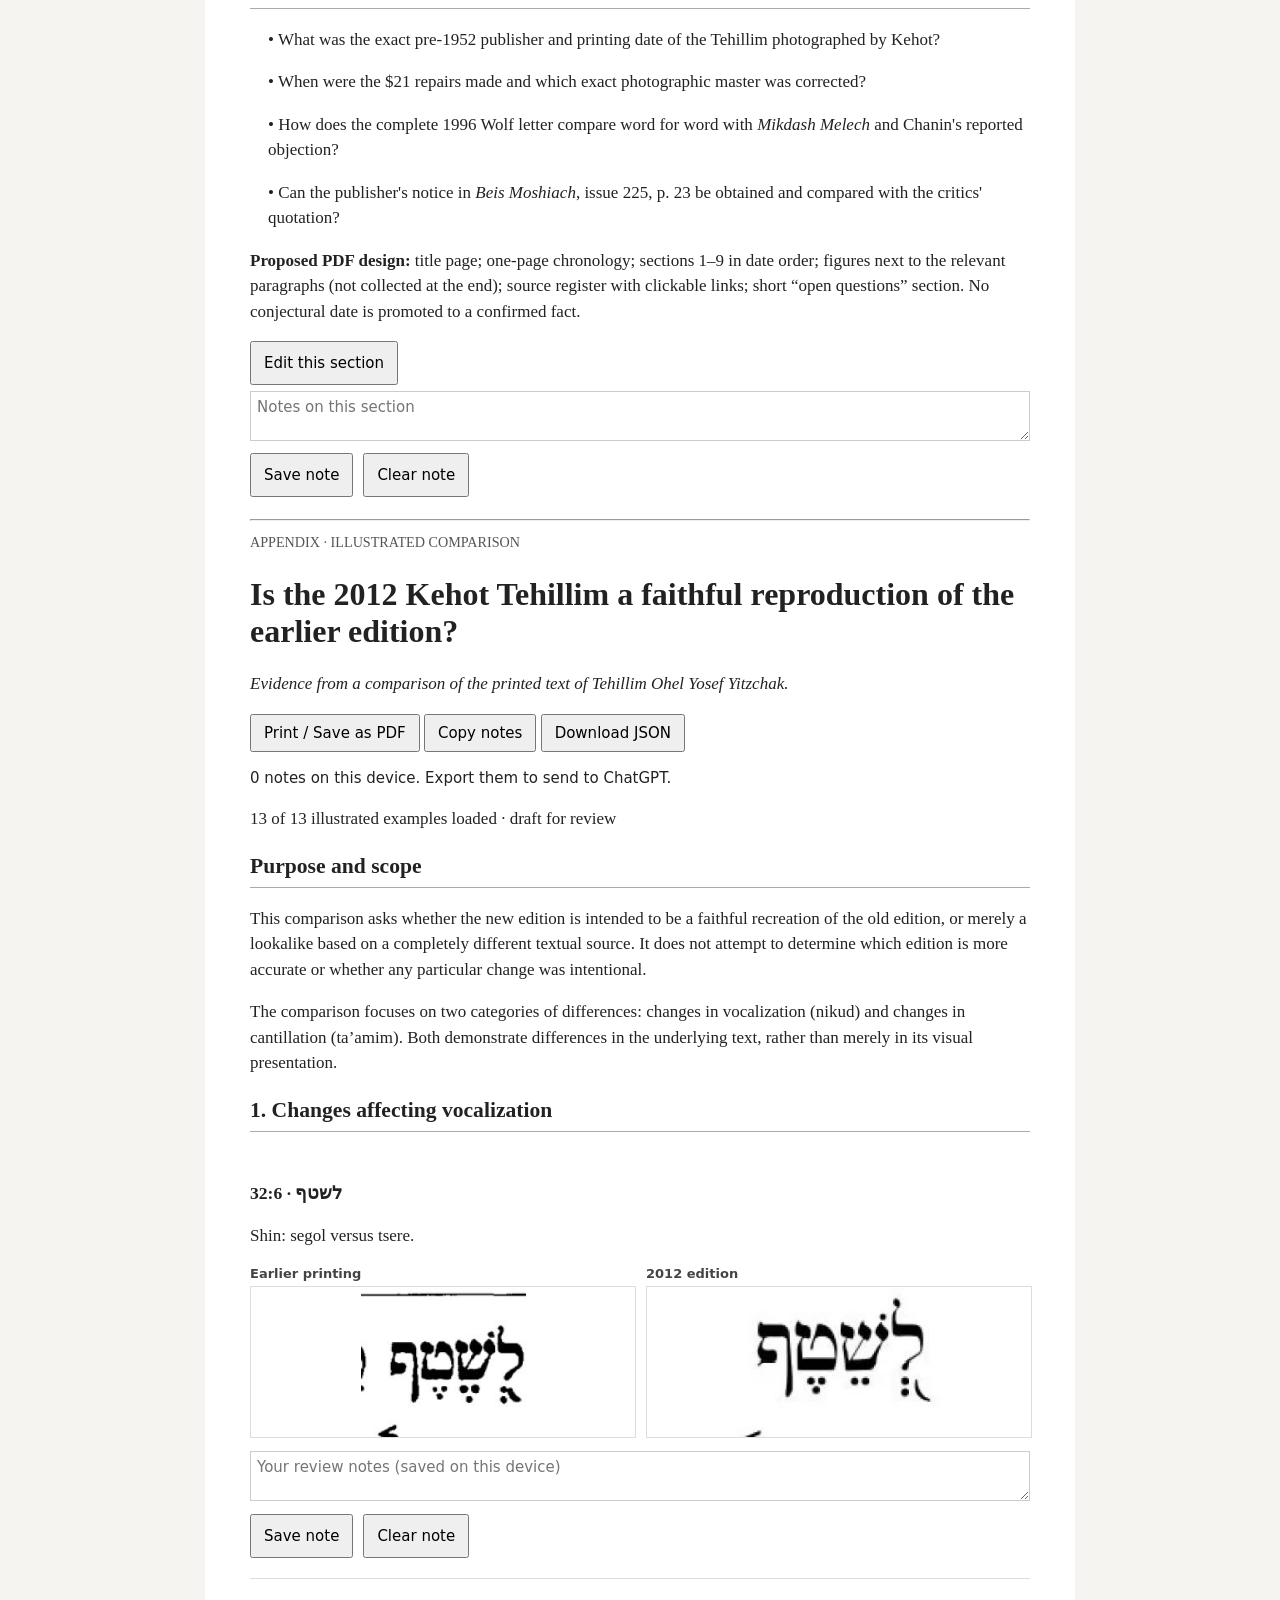
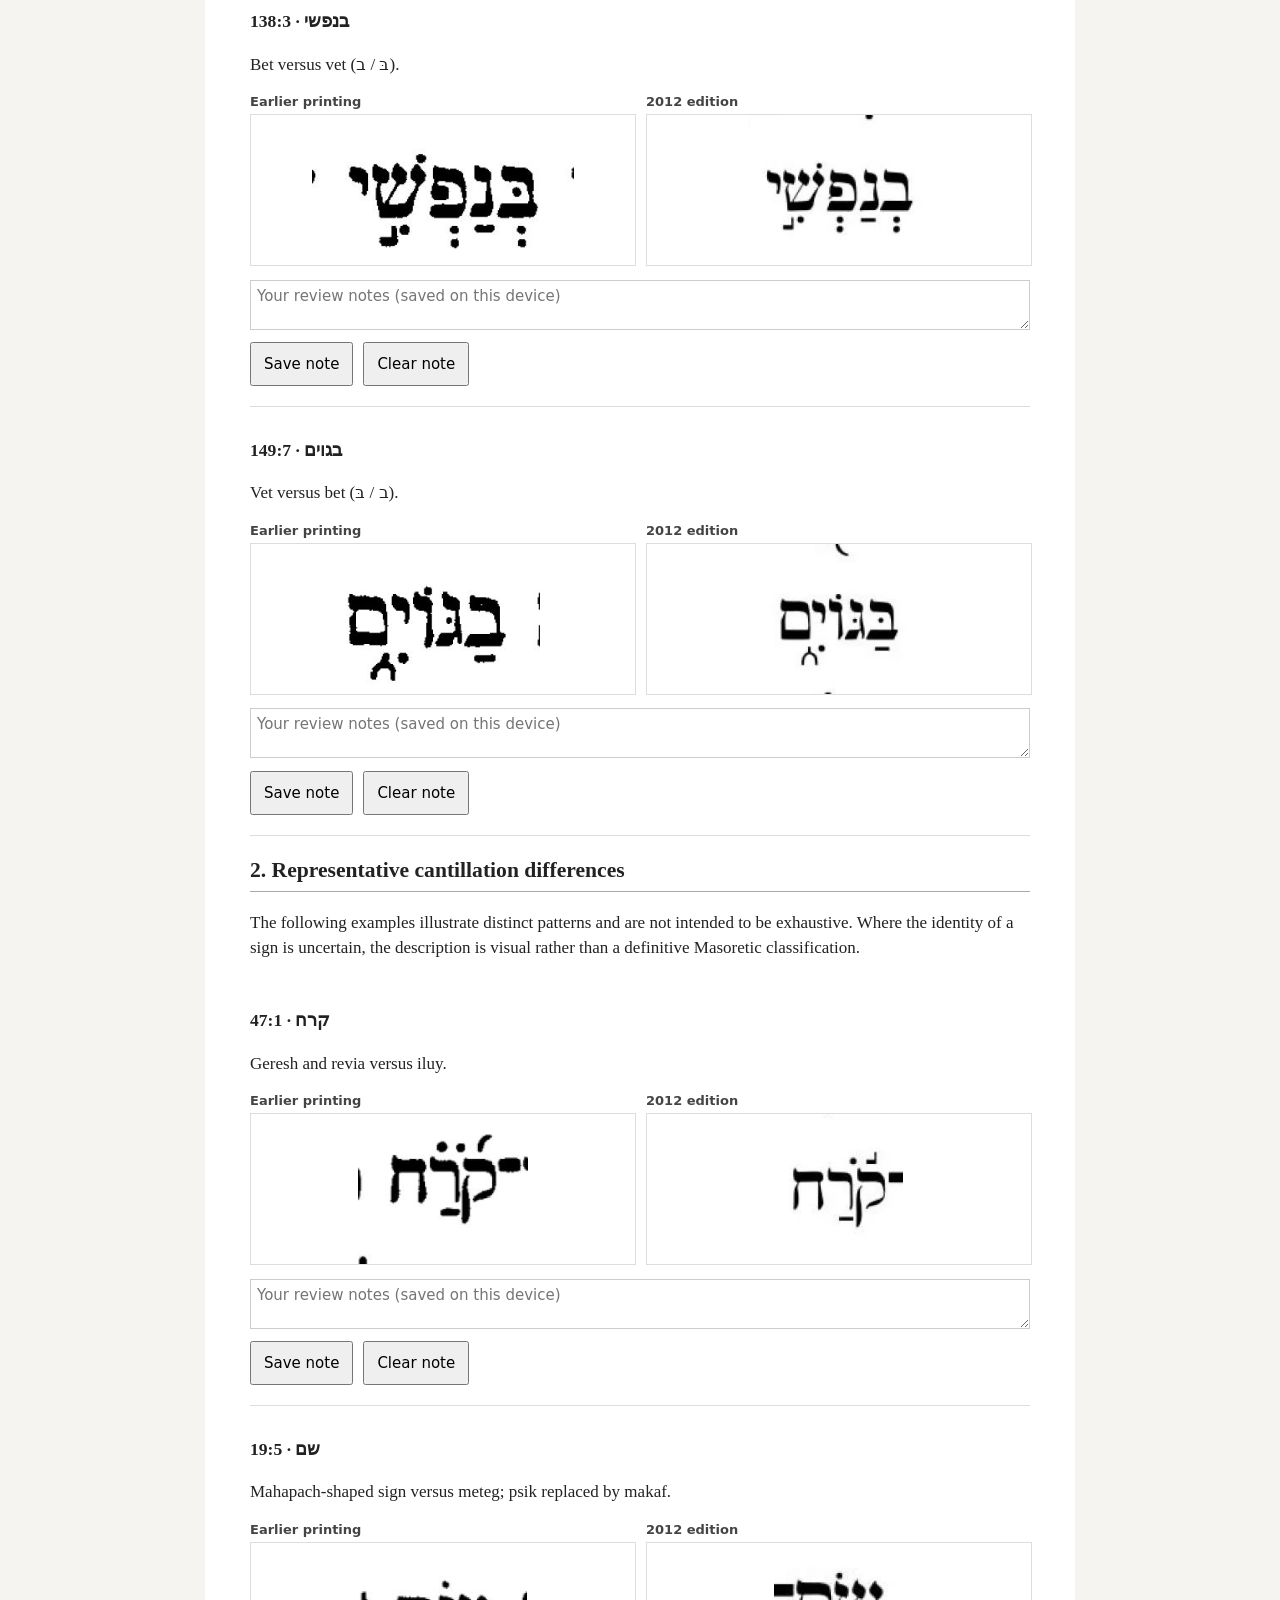
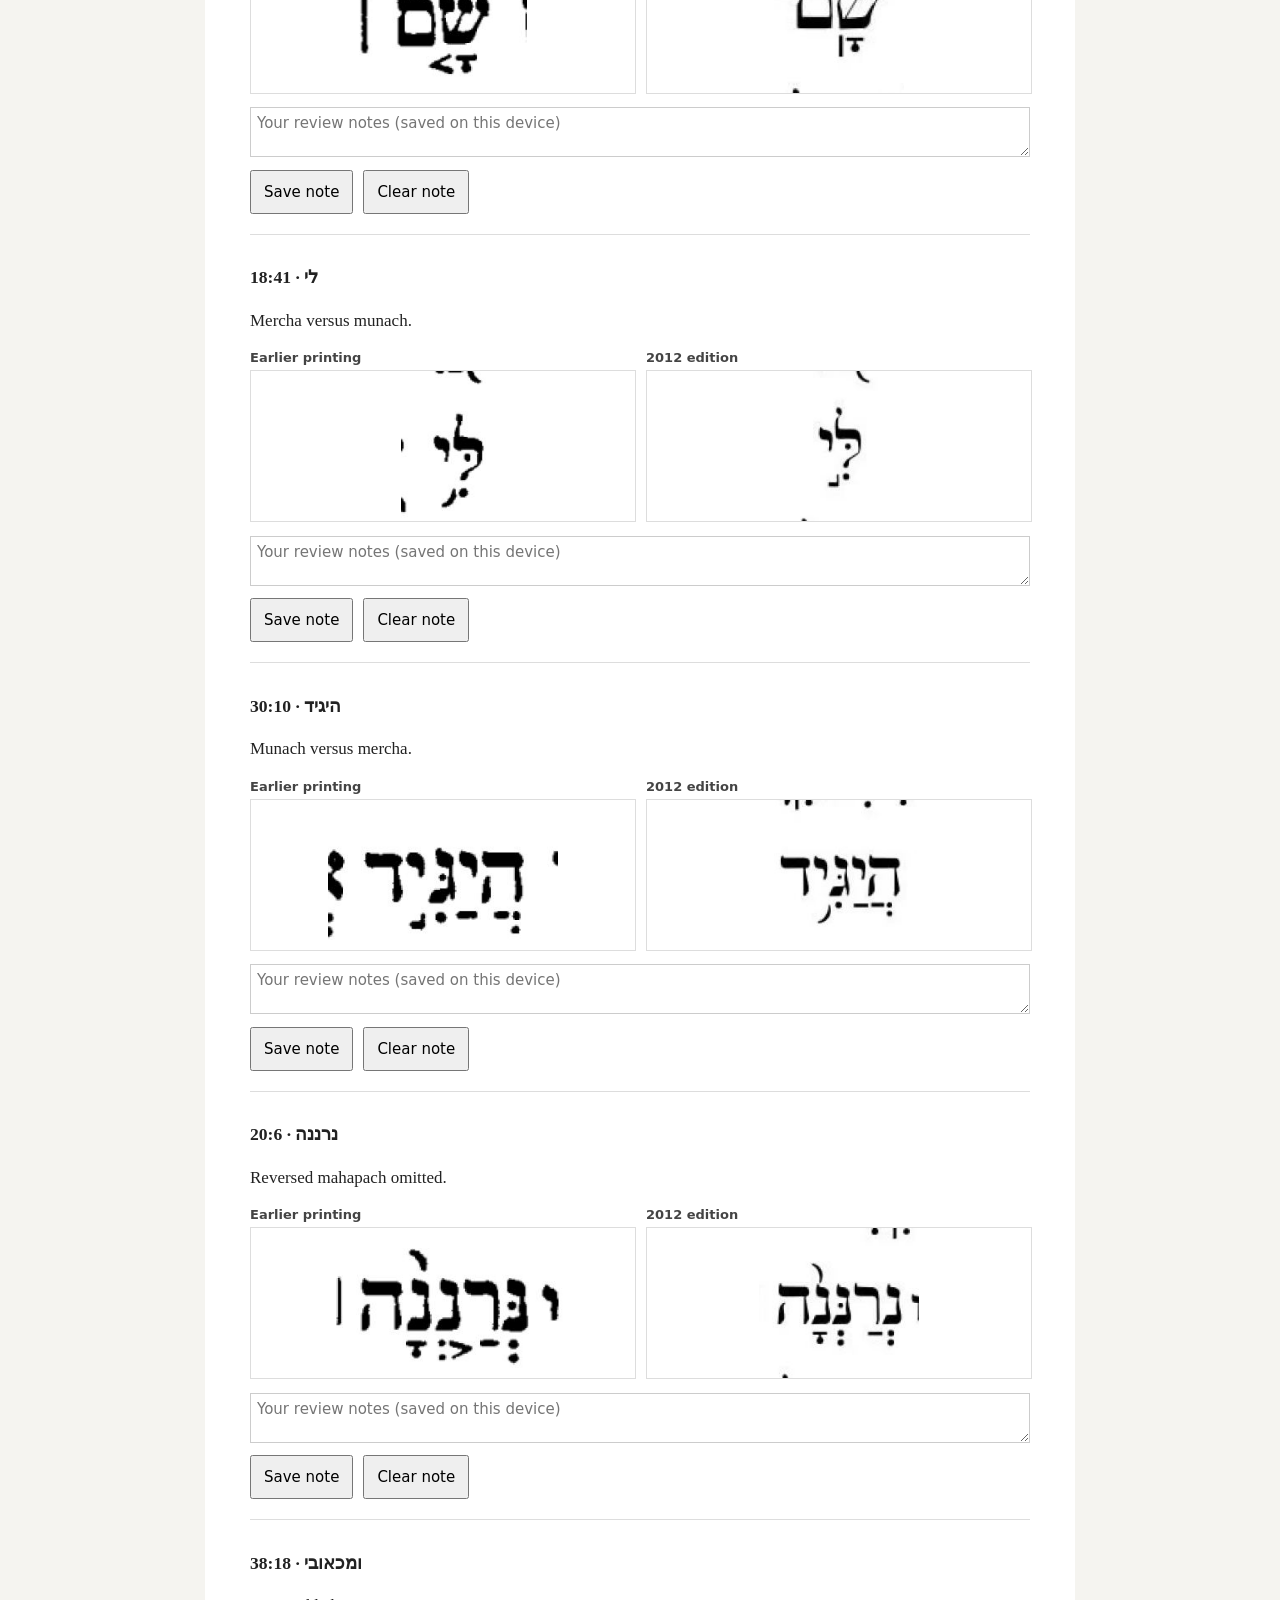
<file: tehillim-complete-essay.html>
<!DOCTYPE html><html lang="en"><head><meta charset="utf-8"><meta name="viewport" content="width=device-width,initial-scale=1"><title>Tehillim Ohel Yosef Yitzchak — complete research draft</title><style>body{font:17px/1.5 Georgia,serif;color:#222;background:#f5f4f0;margin:0}main{max-width:780px;margin:auto;background:white;padding:clamp(16px,4vw,45px)}h1{font-size:2rem;line-height:1.15}h2{font-size:1.35rem;border-bottom:1px solid #aaa;padding-bottom:5px}h3{font-size:1.1rem;margin-bottom:4px}article{break-inside:avoid;border-bottom:1px solid #ddd;padding:12px 0 20px}.pair{display:grid;grid-template-columns:1fr 1fr;gap:12px}figure{margin:0;min-width:0}figcaption{font:600 13px system-ui;color:#444;margin-bottom:5px}img{width:100%;height:auto;max-height:150px;object-fit:contain;border:1px solid #ddd;cursor:zoom-in}small{color:#555}button{font:15px system-ui;padding:8px 12px}textarea{box-sizing:border-box;width:100%;font:15px system-ui;margin-top:6px;border:1px solid #ccc;padding:6px}dialog{width:90vw;max-width:900px}dialog img{max-height:none}.note-actions{display:flex;align-items:center;gap:10px;margin-top:5px;font:14px system-ui}.save-status{color:#346340}.note-actions button{min-height:44px}.review-controls{font:15px/1.5 system-ui}.history-section{margin-bottom:22px}.table-scroll{overflow-x:auto}table{border-collapse:collapse;font-size:14px;width:100%}th,td{border:1px solid #ccc;padding:8px;vertical-align:top;text-align:left}th{background:#f0f0ed}.missing-figure{display:block;color:#666;font-size:14px;font-style:italic;padding:6px 0}.editable-history[contenteditable="true"]{outline:2px solid #7899bf;padding:8px}.bullet{padding-left:18px}.top-tools{margin-bottom:20px}blockquote{border-left:3px solid #aaa;margin:12px 0;padding-left:16px}.historical-figure{margin:16px 0 20px;break-inside:avoid}.historical-figure img{max-height:none;max-width:100%;width:auto;display:block;margin:auto}.historical-figure figcaption{margin-bottom:8px}.figure-placeholder{font:14px system-ui;color:#666}.note-actions{flex-wrap:wrap} @media print{.review-controls,.note-actions,.source-record{display:none}body{background:white}main{padding:0}button,textarea,#status,dialog{display:none}article{break-inside:avoid}h2{break-after:avoid}}</style></head><body><main><div class="review-controls top-tools"><button type="button" class="copy-review-notes">Copy notes</button> <button id="export-full">Download JSON</button> <span class="copy-note-status" aria-live="polite"></span> <a href="#comparison">Jump to illustrated comparison</a><div style="margin-top:10px"><label for="history-zip">Restore historical illustrations:</label> <input id="history-zip" type="file" accept=".zip,application/zip"><span id="history-image-status" aria-live="polite" style="display:block"></span></div></div><div id="history"><section class="history-section"><div class="editable-history" data-history="0"><h1>Tehillim <em>Ohel Yosef Yitzchak</em>: The History of Its Text and Printing</h1>
<p><strong>Research draft for review — 23 November 2026</strong> <strong>Scope:</strong> The compact Kehot edition, the 1953 <em>Yahal Or</em>, repairs to the original printing, subsequent proposals to replace or reset it, and later editions.</p>
<blockquote><strong>Evidence convention:</strong> “Documented” means a dated letter or publication record is reproduced or directly identified. “Reported” means a recollection or retrospective account, even when credible. “Unresolved” marks a discrepancy or an assertion for which the primary document has not yet been examined. An author's interpretation of the Rebbe's response is not treated as a verbatim directive.</blockquote>
</div><div class="review-controls note-actions"><button type="button" data-edit-history="0">Edit this section</button><button type="button" data-save-history="0" hidden>Save edits</button><span class="history-status" aria-live="polite"></span></div><div class="review-controls"><textarea data-id="history-0" placeholder="Notes on this section"></textarea><div class="note-actions"><button type="button" data-save="history-0">Save note</button><span class="save-status"></span></div></div></section><section class="history-section"><div class="editable-history" data-history="1"><h2>At a glance: chronological timeline</h2>
<div class="table-scroll"><table><tr><th>Date</th><th>Event</th><th>Sources</th><th>Nature of evidence</th></tr><tr><td><strong>Before 1950</strong></td><td>The Frierdiker Rebbe used a particular type of Tehillim; its original printer and year have not been identified.</td><td><a href="https://machon-halacha.co.il/מדוע-תהילים-אהל-יוסף-יצחק/" target="_blank" rel="noopener">Dovkin</a>; <a href="https://www.kramim.info/article/הסידור-של-הרבי/69536914" target="_blank" rel="noopener">Mondshine</a></td><td>Later recollections; <strong>identity unresolved</strong>.</td></tr><tr><td><strong>1950–1952</strong></td><td>The Rebbe examines several Tehillim editions brought by Rabbi Leibel Groner and selects the source for the compact <em>Ohel Yosef Yitzchak</em>. Groner recalls its legibility; later accounts of the Rebbe’s explanation emphasize choosing an edition of the kind used by the Frierdiker Rebbe.</td><td><a href="https://machon-halacha.co.il/מדוע-תהילים-אהל-יוסף-יצחק/" target="_blank" rel="noopener">Dovkin</a>; <a href="https://www.kramim.info/article/הסידור-של-הרבי/69536914" target="_blank" rel="noopener">Mondshine</a>; <a href="#04_mikdash_melech_page_444.png">Mikdash Melech, vol. 2, p. 444 (scan)</a></td><td>Groner’s recollection in Dovkin; Chanin’s reports of the Rebbe’s explanation in <em>Mikdash Melech</em> and Mondshine.</td></tr><tr><td><strong>1952 / תשי״ב</strong></td><td>Kehot publishes the compact <em>Tehillim Ohel Yosef Yitzchak</em>, photographically reproducing the selected text.</td><td><a href="https://chabadpedia.co.il/wiki/תהילים_אהל_יוסף_יצחק" target="_blank" rel="noopener">Chabadpedia</a></td><td>Publication history and later accounts.</td></tr><tr><td><strong>1953 / תשי״ג</strong></td><td>Kehot issues <em>Ohel Yosef Yitzchak HaShalem</em>, with <em>Yahal Or</em>. A later account says the Rebbe selected a <strong>different Tehillim printing</strong> for it. According to the reported reading of Zusha Wolf's <em>Hotza'at Sefarim Kehot</em>, p. 81, this appears to have been a second printing, with the first issued before the passing of the Frierdiker Rebbe. The precise publication history remains to be verified.</td><td><a href="https://machon-halacha.co.il/מדוע-תהילים-אהל-יוסף-יצחק/" target="_blank" rel="noopener">Dovkin</a>; <a href="https://col.org.il/news/74744" target="_blank" rel="noopener">Zusha Wolf, <em>הוצאת ספרים קה״ת</em></a>, p. 81 (page not independently examined)</td><td>Dovkin; Wolf reference (page not independently examined); actual nikud/ta'amim differences not compared.</td></tr><tr><td><strong>1955 / תשט״ו</strong></td><td>An early second compact printing is documented.</td><td>Bibliographic identification; no verified direct link</td><td>Bibliographic/auction identification; text not yet collated.</td></tr><tr><td><strong>1964 / תשכ״ד</strong></td><td>The Tehillim begins appearing in Kehot's combined <em>Siddur Tehillat Hashem</em> publications in Kfar Chabad.</td><td><a href="https://chabadpedia.co.il/wiki/תהילים_אהל_יוסף_יצחק" target="_blank" rel="noopener">Chabadpedia</a></td><td>Publishing history.</td></tr><tr><td><strong>23 Shevat 5729 / 1969</strong></td><td>A letter from the Rebbe’s secretariat, signed by Rabbi Chodakov, advises that a trustworthy person examine <strong>the entire Tehillim</strong> and correct damaged letters and vowel points before the next printing.</td><td><a href="#06_yemei_temimim_vol8_p434.png">Yemei Temimim, vol. 8, p. 434 (scan)</a></td><td><strong>Direct source verified:</strong> <em>Yemei Temimim</em>, vol. 8, p. 434; scan supplied.</td></tr><tr><td><strong>4 Iyar 5731 / 1971</strong></td><td>In a letter to Chodakov, R. Ephraim Wolf warns against printing errors and unsuitable photographs and cites a Tehillim containing <strong>three title pages with different publication years</strong>.</td><td><a href="#07_yemei_temimim_vol5_p164.png">Yemei Temimim, vol. 5, pp. 163–164 (scan of p. 164)</a></td><td><strong>Direct source verified:</strong> <em>Yemei Temimim</em>, vol. 5, pp. 163–164; this is <strong>Wolf’s observation</strong>, not a direct statement by the Rebbe.</td></tr><tr><td><strong>Date not established</strong></td><td>The original photographic lettering becomes broken; manual repairs are made. Chodakov supplies <strong>$21</strong> for pencils, erasers, correction fluid and related supplies. The decision to repair the original lettering by hand rather than reset it suggests a preference for preserving the actual printed type, not merely its textual content.</td><td><a href="https://teshura.com/teshurapdf/Zilberstrom-Katan%20Shevat%2025%2C%205777.pdf" target="_blank" rel="noopener">Silberstrom Teshurah (PDF), pp. 40–41</a>; <a href="https://machon-halacha.co.il/מדוע-תהילים-אהל-יוסף-יצחק/" target="_blank" rel="noopener">Dovkin</a>; <a href="https://teshura.com/teshurapdf/lipsh-elishevitz%20-%2030%20Sivan%205781.pdf" target="_blank" rel="noopener">Lipsh Teshurah (PDF), p. 29</a></td><td>Silberstrom retrospective account, repeated by Dovkin and Lipsh Teshurah.</td></tr><tr><td><strong>Date not established</strong></td><td>During work on a large-format siddur, use of a different Tehillim photographic source is proposed; the account says the Rebbe does not agree to the substitution.</td><td><a href="https://teshura.com/teshurapdf/Zilberstrom-Katan%20Shevat%2025%2C%205777.pdf" target="_blank" rel="noopener">Silberstrom Teshurah (PDF), pp. 40–41</a></td><td>Silberstrom Teshurah, pp. 40–41.</td></tr><tr><td><strong>23 Menachem Av 5750 / August 1990</strong></td><td>Rabbi Schneur Zalman Chanin asks to use a clearer <strong>Rödelheim-based</strong> printing and explicitly notes differences in <strong>nikud</strong>. The reported response stresses the Tehillim chosen in connection with the Frierdiker Rebbe.</td><td><a href="https://chabad.info/magazine/57032/" target="_blank" rel="noopener">Berger</a>; <a href="https://machon-halacha.co.il/מדוע-תהילים-אהל-יוסף-יצחק/" target="_blank" rel="noopener">Dovkin</a></td><td>Dated letter reproduced by Berger and Dovkin.</td></tr><tr><td><strong>5751 and 5752 / 1990–1992</strong></td><td>Chanin reportedly asks twice about <strong>new typesetting</strong> in the same type style and page arrangement; sample pages are submitted. Dovkin reports that Chanin disputed the wording of the response printed in <em>Mikdash Melech</em>, saying he had never heard that version.</td><td><a href="https://www.kramim.info/article/הסידור-של-הרבי/69536914" target="_blank" rel="noopener">Mondshine (1996 letter)</a>; <a href="#04_mikdash_melech_page_444.png">Mikdash Melech, vol. 2, p. 444 (scan)</a>; <a href="https://machon-halacha.co.il/מדוע-תהילים-אהל-יוסף-יצחק/" target="_blank" rel="noopener">Dovkin (Chanin's objection)</a></td><td>Chanin's <strong>1996 retrospective account</strong>.</td></tr><tr><td><strong>28 Nissan 5756 / April 1996</strong></td><td>Chanin's letter to R. Mordechai Menachem Wolf explains the earlier requests; a related shorter account is printed in <em>Mikdash Melech</em>, vol. 2, p. 444. The letter appears to indicate an objection not only to replacing the original edition with another, but even to newly typesetting the same edition in its original style and layout. This interpretation is reinforced by the account of the manual repairs with pencils and correction fluid.</td><td><a href="https://www.kramim.info/article/הסידור-של-הרבי/69536914" target="_blank" rel="noopener">Mondshine</a>; <a href="#04_mikdash_melech_page_444.png">Mikdash Melech, vol. 2, p. 444 (scan)</a></td><td>Two published transmissions of Chanin's testimony.</td></tr><tr><td><strong>Late 1990s</strong></td><td>A newly typeset edition associated with <em>Otzar Sifrei Lubavitch</em> becomes controversial. Its critics and publishers interpret the earlier response differently. The publishers' clarification is cited in <em>Beis Moshiach</em>, issue 225, p. 23, as reported by Chabadpedia; the original notice has not been independently examined.</td><td><a href="https://www.kramim.info/article/הסידור-של-הרבי/69536914" target="_blank" rel="noopener">Mondshine</a>; <a href="https://chabadpedia.co.il/wiki/תהילים_אהל_יוסף_יצחק" target="_blank" rel="noopener">Chabadpedia</a>; <em>Beis Moshiach</em>, issue 225, p. 23 (not directly examined)</td><td>Mondshine's article; publisher clarification reported secondhand.</td></tr><tr><td><strong>2012</strong></td><td>Kehot publishes a newly typeset Hebrew edition of <em>Tehillim Ohel Yosef Yitzchak</em>.</td><td><a href="https://www.abebooks.com/Sefer-Tehilim-Ohel-Yosef-Yitshak-kolel/32484507960/bd" target="_blank" rel="noopener">2012 Tehillim record</a>; <a href="#comparison">Illustrated comparison</a></td><td>Bibliographic record and illustrated comparison below.</td></tr></table></div>
</div><div class="review-controls note-actions"><button type="button" data-edit-history="1">Edit this section</button><button type="button" data-save-history="1" hidden>Save edits</button><span class="history-status" aria-live="polite"></span></div><div class="review-controls"><textarea data-id="history-1" placeholder="Notes on this section"></textarea><div class="note-actions"><button type="button" data-save="history-1">Save note</button><span class="save-status"></span></div></div></section><section class="history-section"><div class="editable-history" data-history="2"><h2>The story in detail</h2>
</div><div class="review-controls note-actions"><button type="button" data-edit-history="2">Edit this section</button><button type="button" data-save-history="2" hidden>Save edits</button><span class="history-status" aria-live="polite"></span></div><div class="review-controls"><textarea data-id="history-2" placeholder="Notes on this section"></textarea><div class="note-actions"><button type="button" data-save="history-2">Save note</button><span class="save-status"></span></div></div></section><section class="history-section"><div class="editable-history" data-history="3"><h3>1. Choosing the original compact Tehillim, 1950–1952</h3>
<p>After the passing of the Frierdiker Rebbe in 1950, the Rebbe instructed Rabbi Leibel Groner to bring several Tehillim editions from the synagogue at 770. Groner later recalled that the Rebbe examined them, chose one, and noted that its lettering was clearer and that it was more comfortable to read. <strong>But the Rebbe’s later explanation, as reported by Rabbi Schneur Zalman Chanin, gives an additional, central reason for the choice:</strong> care was taken to select a Tehillim of the kind from which the Frierdiker Rebbe recited, and that edition was photographically reproduced. Thus the accounts can be read together: legibility was mentioned in the selection story, while continuity with the Frierdiker Rebbe’s Tehillim was explicitly emphasized in later explanations. The selection story suggests that the Rebbe was looking for an edition that would be easy for readers to use while remaining faithful to the version used by the Frierdiker Rebbe. Had the exact edition already been available and suitable, the search through several editions would seem unnecessary. Yet the Rebbe’s later responses, as reported by Chanin, appear to identify the chosen edition with the one used by the Frierdiker Rebbe. This tension between the accounts remains unresolved.</p>
<p><strong>What remains unknown:</strong> the title-page identity of that pre-Kehot printing—its original publisher, date and place—and its precise relationship to the edition used by the Frierdiker Rebbe. <strong>Sources:</strong> <a href="https://machon-halacha.co.il/מדוע-תהילים-אהל-יוסף-יצחק/">Dovkin (Groner’s recollection and 1990 response)</a>; <a href="https://www.kramim.info/article/הסידור-של-הרבי/69536914">Mondshine (Chanin’s later account)</a>; <em>Mikdash Melech</em>, vol. 2, p. 444.</p>
<p><figure class="historical-figure" data-filename="01_dovkin_article.png"><figcaption>Avraham Dovkin's article summarizing the selection</figcaption><span class="figure-placeholder">Import the historical screenshots ZIP to display this image.</span></figure> <em>Figure 1. Avraham Dovkin, “Why Was Tehillim Ohel Yosef Yitzchak Chosen?”.</em></p>
</div><div class="review-controls note-actions"><button type="button" data-edit-history="3">Edit this section</button><button type="button" data-save-history="3" hidden>Save edits</button><span class="history-status" aria-live="polite"></span></div><div class="review-controls"><textarea data-id="history-3" placeholder="Notes on this section"></textarea><div class="note-actions"><button type="button" data-save="history-3">Save note</button><span class="save-status"></span></div></div></section><section class="history-section"><div class="editable-history" data-history="4"><h3>2. The distinct 1953 <em>Yahal Or</em> publication</h3>
<p>In תשי״ג (1953), Kehot published the larger <em>Tehillim Ohel Yosef Yitzchak HaShalem</em> with <em>Yahal Or</em> and additional commentaries. Dovkin expressly states that the Rebbe selected a <strong>different printing source</strong> for this volume. Thus, the same commemorative name could appear on Tehillim publications using different sources.</p><p>According to the reported reading of Zusha Wolf’s <em>הוצאת ספרים קה״ת</em>, p. 81, the 1953 publication appears to have been a second printing, with the first issued before the passing of the Frierdiker Rebbe. This page has not been independently examined.</p>
<p><strong>Limit of the evidence:</strong> The original compact text has not been collated against the 1953 <em>Yahal Or</em> to determine whether its vowels and accents actually differ. The statement is about the source edition, not a documented list of variants. <a href="https://machon-halacha.co.il/מדוע-תהילים-אהל-יוסף-יצחק/">Source: Dovkin.</a></p>
</div><div class="review-controls note-actions"><button type="button" data-edit-history="4">Edit this section</button><button type="button" data-save-history="4" hidden>Save edits</button><span class="history-status" aria-live="polite"></span></div><div class="review-controls"><textarea data-id="history-4" placeholder="Notes on this section"></textarea><div class="note-actions"><button type="button" data-save="history-4">Save note</button><span class="save-status"></span></div></div></section><section class="history-section"><div class="editable-history" data-history="5"><h3>2a. Direct correspondence about proofreading and bibliographical accuracy, 1969 and 1971</h3>
<p><strong>23 Shevat 5729 (1969).</strong> In a letter of the Rebbe's secretariat signed by Rabbi Chaim Mordechai Aizik Chodakov, responding to an inquiry about printing Tehillim and Tanya, permission to proceed with printing is accompanied by a specific caution: repeated reproductions had damaged parts of letters and vowel marks in the Tehillim, to the point that readers unfamiliar with the text might not know how to pronounce some words. The letter advises:</p>
<blockquote>כדאי הי' שלפני ההדפסה החדשה יעבור — מי שאפשר לסמוך עליו — על כל התהלים ויתקן את הדרוש בזה.</blockquote>
<p>“Before the new printing, it would be advisable for a trustworthy person to go through the entire Tehillim and correct what requires correction.” This is a <strong>dated, directly documented instruction to proofread and repair the existing text</strong>, not evidence of permission to substitute a different Masoretic printing. <strong>Source:</strong> <em>Yemei Temimim</em>, vol. <strong>8</strong>, printed p. <strong>434</strong>, 23 Shevat 5729.</p>
<p><figure class="historical-figure" id="06_yemei_temimim_vol8_p434.png" data-filename="06_yemei_temimim_vol8_p434.png"><figcaption>Yemei Temimim vol. 8, p. 434</figcaption><span class="figure-placeholder">Import the historical screenshots ZIP to display this image.</span></figure> <em>Figure 6. The 1969 letter signed by Rabbi Chodakov concerning damaged letters and nikud in Tehillim.</em></p>
<p><strong>4 Iyar 5731 (1971).</strong> Rabbi Ephraim Wolf writes to Rabbi Chodakov, commenting on the need to avoid errors and unsuitable photographic reproductions. He cites a Tehillim containing <strong>three title pages, each carrying a different printing year</strong>: “ולדוגמא בתהלים שיש ג' שערים בכל שער שנת הוצאה אחרת.” This is a publishing-accuracy concern, <strong>not a statement by the Rebbe concerning the preferred nikud or ta'amim</strong>. Since the passage is part of Wolf's letter, the comment should not be attributed directly to the Rebbe. <strong>Source:</strong> <em>Yemei Temimim</em>, vol. <strong>5</strong>, printed pp. <strong>163–164</strong> (the passage continues from p. 163 onto p. 164).</p>
<p><figure class="historical-figure" id="07_yemei_temimim_vol5_p164.png" data-filename="07_yemei_temimim_vol5_p164.png"><figcaption>Yemei Temimim vol. 5, p. 164</figcaption><span class="figure-placeholder">Import the historical screenshots ZIP to display this image.</span></figure> <em>Figure 7. The 1971 letter and Wolf's observation about the three conflicting title-page dates.</em></p>
</div><div class="review-controls note-actions"><button type="button" data-edit-history="5">Edit this section</button><button type="button" data-save-history="5" hidden>Save edits</button><span class="history-status" aria-live="polite"></span></div><div class="review-controls"><textarea data-id="history-5" placeholder="Notes on this section"></textarea><div class="note-actions"><button type="button" data-save="history-5">Save note</button><span class="save-status"></span></div></div></section><section class="history-section"><div class="editable-history" data-history="6"><h3>3. Deterioration, limited corrections and the $21 repair fund — date uncertain</h3>
<p>As the photographic pages were repeatedly reproduced, some letters and vowel points became broken or unclear. The Silberstrom Teshurah records efforts to correct individual errors, sometimes directly on the printing master. It gives an example from <strong>Psalm 64:2</strong>, where the dot on the ש in <strong>בשיחי</strong> was in the wrong position and was corrected.</p>
<p>It also describes preparations for a larger siddur: because the earlier photographic material was unclear and did not fit the intended layout, an alternative Tehillim source was considered or inserted as a working solution. <strong>The account says the Rebbe did not agree to this substitution.</strong> This should not be confused with proof that no correction to an individual letter was ever permitted.</p>
<p>In the same account, Rabbi Chaim Mordechai Aizik Chodakov arranged a <strong>$21</strong> allocation for pencils, pens, erasers, correction fluid and stickers so that the old plates/pages could be repaired rather than wholly reset.</p>
<p><strong>Date caution:</strong> Neither of the reproduced Silberstrom pages dates the $21 payment or the larger-siddur incident. <a href="https://teshura.com/teshurapdf/Zilberstrom-Katan%20Shevat%2025%2C%205777.pdf">Source: Silberstrom–Katan Teshurah, pp. 40–41.</a></p>
<p><figure class="historical-figure" data-filename="03_silberstrom_pages_40_41.png"><figcaption>Silberstrom Teshurah, pp. 40–41</figcaption><span class="figure-placeholder">Import the historical screenshots ZIP to display this image.</span></figure> <em>Figure 2. Firsthand account of typographic corrections, the attempted substitution and the $21 repair supplies.</em></p>
</div><div class="review-controls note-actions"><button type="button" data-edit-history="6">Edit this section</button><button type="button" data-save-history="6" hidden>Save edits</button><span class="history-status" aria-live="polite"></span></div><div class="review-controls"><textarea data-id="history-6" placeholder="Notes on this section"></textarea><div class="note-actions"><button type="button" data-save="history-6">Save note</button><span class="save-status"></span></div></div></section><section class="history-section"><div class="editable-history" data-history="7"><h3>4. The 1990 Rödelheim proposal: a change with textual consequences</h3>
<p>On <strong>23 Menachem Av 5750</strong>, Chanin submitted an Israeli Tehillim that had recently been typeset and proposed using it as a cleaner photographic source. Crucially, he wrote that it followed <strong>דפוס רדלהיים (Rödelheim)</strong> and contained <strong>several differences in nikud</strong> from Kehot's existing Tehillim. He enclosed examples and asked whether the new source could be used despite these differences.</p>
<p>The reported response, delivered orally through R. Leibel Groner, emphasized that the Frierdiker Rebbe had not recited Tehillim from Rödelheim, and that special care had been taken to choose a Tehillim associated with his practice. <strong>Berger interprets this as a refusal to change the inherited text.</strong> The recorded response should be distinguished from the author's interpretation.</p>
<p><strong>On the Rödelheim evidence:</strong> Berger is <em>not</em> the only modern author to reproduce the letter. Dovkin does as well, but both are reproducing the <strong>same 1990 exchange</strong>, not necessarily independent witnesses. <a href="https://chabad.info/magazine/57032/">Berger's article.</a> · <a href="https://machon-halacha.co.il/מדוע-תהילים-אהל-יוסף-יצחק/">Dovkin's article.</a></p>
</div><div class="review-controls note-actions"><button type="button" data-edit-history="7">Edit this section</button><button type="button" data-save-history="7" hidden>Save edits</button><span class="history-status" aria-live="polite"></span></div><div class="review-controls"><textarea data-id="history-7" placeholder="Notes on this section"></textarea><div class="note-actions"><button type="button" data-save="history-7">Save note</button><span class="save-status"></span></div></div></section><section class="history-section"><div class="editable-history" data-history="8"><h3>5. The 5751–5752 requests: a different question about typesetting</h3>
<p>Chanin later said that he approached the Rebbe <strong>twice more</strong>, in 5751 and 5752, to ask about typesetting <em>Ohel Yosef Yitzchak</em> afresh <strong>with the same style of letters and page arrangement</strong>. This differed materially from the Rödelheim proposal: the proposed new setting was presented as a way of improving legibility while preserving the old visual format, rather than explicitly adopting another Masoretic edition.</p>
<p>A report in <em>Mikdash Melech</em>, vol. 2, p. 444, is explicitly attributed to Chanin's notes dated <strong>28 Nissan 5756</strong>. It says that sample pages were submitted and recounts a response emphasizing that the original book was photographed from the type of Tehillim used by the Frierdiker Rebbe, whereas the newly submitted one was not. However, <a href="https://machon-halacha.co.il/מדוע-תהילים-אהל-יוסף-יצחק/">Dovkin reports</a> that Chanin disputed the wording printed in <em>Mikdash Melech</em> and said he had never heard that version.</p>
<p><figure class="historical-figure" id="04_mikdash_melech_page_444.png" data-filename="04_mikdash_melech_page_444.png"><figcaption>Mikdash Melech, vol. 2, p. 444</figcaption><span class="figure-placeholder">Import the historical screenshots ZIP to display this image.</span></figure> <em>Figure 3. The shorter account, attributed to Chanin's notes of 28 Nissan 5756.</em></p>
</div><div class="review-controls note-actions"><button type="button" data-edit-history="8">Edit this section</button><button type="button" data-save-history="8" hidden>Save edits</button><span class="history-status" aria-live="polite"></span></div><div class="review-controls"><textarea data-id="history-8" placeholder="Notes on this section"></textarea><div class="note-actions"><button type="button" data-save="history-8">Save note</button><span class="save-status"></span></div></div></section><section class="history-section"><div class="editable-history" data-history="9"><h3>6. The 1996 letter to Wolf: Chanin's own interpretation</h3>
<p>In a <strong>28 Nissan 5756</strong> letter to R. Mordechai Menachem Wolf, as quoted by Rabbi Yehoshua Mondshine, Chanin explains the 5751–5752 requests and why the proposed edition was not printed in New York. He adds that <strong>in his understanding</strong> the matter was “entirely spiritual.” His final words to Wolf leave Wolf to decide what to do, while Chanin transmits the response he understood himself to have received.</p>
<p>This correspondence <strong>closely resembles</strong>, rather than simply contradicts, the account printed in <em>Mikdash Melech</em>.</p>
<p><figure class="historical-figure" data-filename="02_mondshine_chanin_letter.png"><figcaption>Mondshine's quotation of Chanin's 1996 letter</figcaption><span class="figure-placeholder">Import the historical screenshots ZIP to display this image.</span></figure> <em>Figure 4. Mondshine quotes the letter to Wolf and includes Chanin's interpretation and concluding remarks.</em></p>
<p><a href="https://www.kramim.info/article/הסידור-של-הרבי/69536914">Source: Yehoshua Mondshine, “הסידור של הרבי,” near the end.</a></p>
</div><div class="review-controls note-actions"><button type="button" data-edit-history="9">Edit this section</button><button type="button" data-save-history="9" hidden>Save edits</button><span class="history-status" aria-live="polite"></span></div><div class="review-controls"><textarea data-id="history-9" placeholder="Notes on this section"></textarea><div class="note-actions"><button type="button" data-save="history-9">Save note</button><span class="save-status"></span></div></div></section><section class="history-section"><div class="editable-history" data-history="10"><h3>7. Later controversy over a newly typeset edition</h3>
<p>By the late 1990s, <em>Otzar Sifrei Lubavitch</em> had published a reset edition under the name <em>Ohel Yosef Yitzchak</em>. Mondshine criticized this publication, arguing from the 1996 Chanin letter that the original form ought to have been preserved. That criticism is <strong>Mondshine's position</strong>, not an independently verified statement of what the Rebbe had prohibited in every circumstance.</p>
<p>A later bibliographical summary refers to a publisher's clarification in **<em>Beis Moshiach</em>, issue 225, p. 23 (5759)<strong>, reportedly asserting that a response had been quoted inaccurately and arguing for a narrower reading focused on the biblical text rather than all features of typography. </strong>The original notice has not yet been examined**, so the report will not present that explanation as a verified direct quotation. <a href="https://www.kramim.info/article/הסידור-של-הרבי/69536914">Mondshine's article.</a></p>
<h4>Publication in <em>Kfar Chabad</em> (2003)</h4>
<p>Mondshine's three-part series appeared in <em>Kfar Chabad</em>, issues 1047 (5 Sivan 5763), pp. 46–52; 1048 (12 Sivan), pp. 36–42; and 1049 (19 Sivan), pp. 38–45. Responses followed, including those by Rabbi Leibel Groner. The original magazine issues have not been examined directly.</p>
<p><strong>Sources:</strong> <a href="https://www.kramim.info/bibliography">Mondshine's bibliography, entry 715</a>; <a href="https://www.kramim.info/article/הסידור-של-הרבי/69536914">the article as published online</a>.</p>
</div><div class="review-controls note-actions"><button type="button" data-edit-history="10">Edit this section</button><button type="button" data-save-history="10" hidden>Save edits</button><span class="history-status" aria-live="polite"></span></div><div class="review-controls"><textarea data-id="history-10" placeholder="Notes on this section"></textarea><div class="note-actions"><button type="button" data-save="history-10">Save note</button><span class="save-status"></span></div></div></section><section class="history-section"><div class="editable-history" data-history="11"><h3>8. Kehot's 2012 Tehillim: retypesetting and differences in pointing</h3>
<p>Two <strong>2012</strong> publication records provide context:</p>
<p class="bullet">• A Hebrew <em><strong>Siddur Tehillat Hashem with Tehillim</strong></em>, ISBN <strong>9780826600820</strong>, is cataloged as a <strong>newly typeset siddur</strong>; its appended Tehillim is described in the listing as <strong>digitally enhanced and corrected</strong>.</p>
<p class="bullet">• A bilingual <em><strong>Ohel Yosef Yitzchak</strong></em>, ISBN <strong>9780826600790</strong>, is described as a <strong>“New Emended Hebrew Edition, With an English Translation.”</strong></p>
<p><strong>Direct examination of the printed editions resolves an important question left open by the catalog descriptions:</strong> the <strong>2012 Kehot Tehillim uses newly composed Hebrew type</strong>; it is <strong>not merely a digitally cleaned-up photographic reproduction of the older setting</strong>. Comparison with an earlier edition also reveals <strong>numerous differences in nikud and ta'amim</strong>. Consequently, this development should not be described simply as cosmetic restoration.</p>
<p>See the <a href="#comparison"><strong>illustrated comparison in the appendix</strong></a> for side-by-side photographs documenting differences in nikud and ta’amim between the earlier printing and the 2012 edition.</p>
<p><a href="https://www.thriftbooks.com/w/sidur-tehilat-h--siddur-tehillat-hashem-al-pi-nusah-ha-ari-zal/14186927/">2012 siddur record.</a> · <a href="https://www.abebooks.com/Sefer-Tehilim-Ohel-Yosef-Yitshak-kolel/32484507960/bd">2012 bilingual Tehillim record.</a> · <a href="https://store.kehotonline.com/products.asp?dept=613&amp;pagenumber=3&amp;val=3">Kehot catalog description.</a></p>
</div><div class="review-controls note-actions"><button type="button" data-edit-history="11">Edit this section</button><button type="button" data-save-history="11" hidden>Save edits</button><span class="history-status" aria-live="polite"></span></div><div class="review-controls"><textarea data-id="history-11" placeholder="Notes on this section"></textarea><div class="note-actions"><button type="button" data-save="history-11">Save note</button><span class="save-status"></span></div></div></section><section class="history-section"><div class="editable-history" data-history="12"><h3>9. Later reprints and the still-unidentified original</h3>
<p>Chabadpedia reports that Kehot's 2021–2022 Tehillim editions reuse photographed text pages from earlier editions, even when the book itself contains newer supplements. That is also consistent with why a late publishing date alone cannot tell us whether an edition retains the older typography.</p>

</div><div class="review-controls note-actions"><button type="button" data-edit-history="12">Edit this section</button><button type="button" data-save-history="12" hidden>Save edits</button><span class="history-status" aria-live="polite"></span></div><div class="review-controls"><textarea data-id="history-12" placeholder="Notes on this section"></textarea><div class="note-actions"><button type="button" data-save="history-12">Save note</button><span class="save-status"></span></div></div></section><section class="history-section"><div class="editable-history" data-history="13"><h2>What the documents show—and what they do not</h2>
<p>1. <strong>The original choice was deliberate.</strong> Groner recalls the practical advantage of clear lettering, while the Rebbe’s later explanation as reported by Chanin expressly emphasizes choosing the kind of Tehillim used by the Frierdiker Rebbe. The latter consideration must not be omitted from the selection account.</p>
<p>2. <strong>Repairs and substitution are different.</strong> The Silberstrom account describes correcting defective letters while saying that the Rebbe rejected another Tehillim photographic source for a larger siddur.</p>
<p>3. <strong>The 1990 and 5751–5752 proposals were different.</strong> The first explicitly introduced Rödelheim-based nikud differences; the later ones concerned new typesetting in an old-looking layout.</p>
<p>4. <strong>The testimonies overlap but are not completely reconciled.</strong> The 1996 Wolf letter and <em>Mikdash Melech</em> share much of their account; Dovkin reports Chanin's objection to <em>Mikdash Melech</em>'s wording.</p>
<p>5. <strong>Kehot's 2012 Tehillim was retypeset, and pointing differences have been observed.</strong> Direct comparison establishes the use of new type and reveals numerous differences in nikud and ta'amim from an earlier printing. A documented verse-by-verse comparison would establish the precise readings and significance of those changes.</p>
</div><div class="review-controls note-actions"><button type="button" data-edit-history="13">Edit this section</button><button type="button" data-save-history="13" hidden>Save edits</button><span class="history-status" aria-live="polite"></span></div><div class="review-controls"><textarea data-id="history-13" placeholder="Notes on this section"></textarea><div class="note-actions"><button type="button" data-save="history-13">Save note</button><span class="save-status"></span></div></div></section><section class="history-section"><div class="editable-history" data-history="14"><h2>Source register (for the final PDF's linked bibliography)</h2>
<div class="table-scroll"><table><tr><th>ID</th><th>Source</th><th>Use in this report</th></tr><tr><td>S1</td><td><a href="https://machon-halacha.co.il/מדוע-תהילים-אהל-יוסף-יצחק/">Avraham Dovkin, Machon Halacha Chabad, “מדוע תהילים אהל יוסף יצחק?”</a></td><td>Groner, 1953 <em>Yahal Or</em>, repairs, Rödelheim exchange, warning about <em>Mikdash Melech</em>. Screenshot: Fig. 1.</td></tr><tr><td>S2</td><td><a href="https://chabad.info/magazine/57032/">Shneur Zalman Berger, Chabad.info, “חשיפה כואבת”</a></td><td>Transcription of 1990 letter and oral response; author's interpretation.</td></tr><tr><td>S3</td><td><a href="https://teshura.com/teshurapdf/Zilberstrom-Katan%20Shevat%2025%2C%205777.pdf">Silberstrom–Katan Teshurah (5777), pp. 40–41</a></td><td>Corrections, large-siddur substitution, $21. Screenshot: Fig. 2.</td></tr><tr><td>S4</td><td>**<em>Mikdash Melech</em>, vol. 2, p. 444**</td><td>5751–5752 requests as attributed to Chanin in 1996. Screenshot: Fig. 3.</td></tr><tr><td>S5</td><td><a href="https://www.kramim.info/article/הסידור-של-הרבי/69536914">Yehoshua Mondshine, “הסידור של הרבי,” Kramim</a></td><td>Quotes Chanin's 1996 letter to Wolf, includes his interpretation and criticism of later resetting. Screenshot: Fig. 4.</td></tr><tr><td>S6</td><td><a href="https://teshura.com/teshurapdf/lipsh-elishevitz%20-%2030%20Sivan%205781.pdf">Lipsh–Elishevitz Teshurah (5781), p. 29</a></td><td>Secondary summary and bibliographical pointers to S3 and S4. Screenshot: Fig. 5.</td></tr><tr><td>S7</td><td><a href="https://chabadpedia.co.il/wiki/תהילים_אהל_יוסף_יצחק">Chabadpedia, “תהלים אהל יוסף יצחק”</a></td><td>Overview of reprints and changing headers; 2021–2022 reproductions.</td></tr><tr><td>S8</td><td><a href="https://www.thriftbooks.com/w/sidur-tehilat-h--siddur-tehillat-hashem-al-pi-nusah-ha-ari-zal/14186927/">2012 <em>Siddur Tehillat Hashem with Tehillim</em> (ISBN 9780826600820)</a></td><td>Publication date and catalog terminology; direct examination of the 2012 Kehot Tehillim establishes retypesetting and reveals pointing differences; representative examples are presented in the illustrated appendix.</td></tr><tr><td>S9</td><td><a href="https://www.abebooks.com/Sefer-Tehilim-Ohel-Yosef-Yitshak-kolel/32484507960/bd">2012 <em>Ohel Yosef Yitzchak</em>, bilingual (ISBN 9780826600790)</a></td><td>“New Emended Hebrew Edition” label and publication date.</td></tr><tr><td>S10</td><td><a href="https://store.kehotonline.com/products.asp?dept=613&amp;pagenumber=3&amp;val=3">Kehot catalog, clear-print Tehillim</a></td><td>Current publisher description: “digitally enhanced and corrected Hebrew.”</td></tr><tr><td>S11</td><td>**<em>Yemei Temimim</em>, vol. 8, p. 434 (23 Shevat 5729)**</td><td>Original dated secretariat letter, signed by Rabbi Chodakov, on damaged lettering and nikud; original scan, Fig. 6.</td></tr><tr><td>S12</td><td>**<em>Yemei Temimim</em>, vol. 5, pp. 163–164 (4 Iyar 5731)**</td><td>Ephraim Wolf’s letter about printing quality and differing title-page dates; original scan, Fig. 7.</td></tr><tr><td>S13</td><td><a href="https://www.chabad.org.il/_Uploads/2558hit1374p.pdf"><em>Hiskashrut</em>, issue 1374, “זכור ושמור” printing article</a></td><td><strong>Secondary lead only</strong> for vol. 6 pp. 375, 378. Contains at least one inconsistent volume citation; do not use as proof before inspecting original pages.</td></tr></table></div>
<p><figure class="historical-figure" data-filename="05_lipsh_teshurah_page_29.png"><figcaption>Lipsh Teshurah p. 29</figcaption><span class="figure-placeholder">Import the historical screenshots ZIP to display this image.</span></figure> <em>Figure 5. A useful later summary pointing readers back to Silberstrom and </em>Mikdash Melech<em>.</em></p>
</div><div class="review-controls note-actions"><button type="button" data-edit-history="14">Edit this section</button><button type="button" data-save-history="14" hidden>Save edits</button><span class="history-status" aria-live="polite"></span></div><div class="review-controls"><textarea data-id="history-14" placeholder="Notes on this section"></textarea><div class="note-actions"><button type="button" data-save="history-14">Save note</button><span class="save-status"></span></div></div></section><section class="history-section"><div class="editable-history" data-history="15"><h2>Additional lead: Volume 6 still requires verification</h2>
<p>The original document scans <strong>verify</strong> vol. 8 p. 434 (1969) and vol. 5 pp. 163–164 (1971), which are now included in the timeline. A separate secondary article in <em>Hiskashrut</em>, issue 1374, cites <em>Yemei Temimim</em> <strong>vol. 6, pp. 375 and 378</strong> for short directions about printing corrections to Tehillim and offset copying of the siddur/Tehillim; it also refers to <strong>p. 330</strong> in a context about <em>Tanya</em>, which is <strong>not a Tehillim-specific source</strong>.</p>
<p>These volume-6 references <strong>remain unverified</strong>. The <em>Hiskashrut</em> article has bibliographic inconsistencies: for example, its reference for the 1969 letter gives a different volume number from the original scan of page 434. Moreover, its assignment of a 1970 event to volume 6 is hard to reconcile with the announcement that volume 6 covers <strong>5733–5735 (1973–1975)</strong>. The chronology will not silently promote those secondary references to confirmed events. <a href="https://www.chabad.org.il/_Uploads/2558hit1374p.pdf"><em>Hiskashrut</em> issue 1374</a>; <a href="https://col.org.il/news/48366">Volume-6 publication announcement</a>.</p>
</div><div class="review-controls note-actions"><button type="button" data-edit-history="15">Edit this section</button><button type="button" data-save-history="15" hidden>Save edits</button><span class="history-status" aria-live="polite"></span></div><div class="review-controls"><textarea data-id="history-15" placeholder="Notes on this section"></textarea><div class="note-actions"><button type="button" data-save="history-15">Save note</button><span class="save-status"></span></div></div></section><section class="history-section"><div class="editable-history" data-history="16"><h2>Open research questions</h2>
<p class="bullet">• What was the exact pre-1952 publisher and printing date of the Tehillim photographed by Kehot?</p>
<p class="bullet">• When were the $21 repairs made and which exact photographic master was corrected?</p>
<p class="bullet">• How does the complete 1996 Wolf letter compare word for word with <em>Mikdash Melech</em> and Chanin's reported objection?</p>
<p class="bullet">• Can the publisher's notice in <em>Beis Moshiach</em>, issue 225, p. 23 be obtained and compared with the critics' quotation?</p>

<p><strong>Proposed PDF design:</strong> title page; one-page chronology; sections 1–9 in date order; figures next to the relevant paragraphs (not collected at the end); source register with clickable links; short “open questions” section. No conjectural date is promoted to a confirmed fact.</p></div><div class="review-controls note-actions"><button type="button" data-edit-history="16">Edit this section</button><button type="button" data-save-history="16" hidden>Save edits</button><span class="history-status" aria-live="polite"></span></div><div class="review-controls"><textarea data-id="history-16" placeholder="Notes on this section"></textarea><div class="note-actions"><button type="button" data-save="history-16">Save note</button><span class="save-status"></span></div></div></section></div><hr><div id="comparison"><small>APPENDIX · ILLUSTRATED COMPARISON</small><h1>Is the 2012 Kehot Tehillim a faithful reproduction of the earlier edition?</h1><p><i>Evidence from a comparison of the printed text of Tehillim Ohel Yosef Yitzchak.</i></p><button onclick="print()">Print / Save as PDF</button> <button type="button" class="copy-review-notes">Copy notes</button> <button id="export">Download JSON</button> <span class="copy-note-status" aria-live="polite"></span><p class="review-controls" id="note-count"></p><p id="status">Loading original photographs…</p><h2>Purpose and scope</h2><p>This comparison asks whether the new edition is intended to be a faithful recreation of the old edition, or merely a lookalike based on a completely different textual source. It does not attempt to determine which edition is more accurate or whether any particular change was intentional.</p><p>The comparison focuses on two categories of differences: changes in vocalization (nikud) and changes in cantillation (ta’amim). Both demonstrate differences in the underlying text, rather than merely in its visual presentation.</p><h2>1. Changes affecting vocalization</h2><div id="primary"></div><h2>2. Representative cantillation differences</h2><p>The following examples illustrate distinct patterns and are not intended to be exhaustive. Where the identity of a sign is uncertain, the description is visual rather than a definitive Masoretic classification.</p><div id="secondary"></div><h2>3. Conclusion</h2><p>The addition and omission of dageshim in the bet, together with the differing vowel configuration at Psalm 32:6, provide evidence of changes beyond the graphical appearance of the printed text. The cantillation comparisons further demonstrate differences, although some recurring changes may reflect alternative conventions for rendering the same sign. The conclusion does not depend on establishing which edition is correct, or on attributing the changes to any particular editorial process.</p><section class="review-controls"><h2>Review notes</h2><label for="general-note">General comments on the article</label><textarea id="general-note" data-id="general" placeholder="Comments on wording, introduction or conclusion"></textarea><div class="note-actions"><button type="button" data-save="general">Save note</button><span class="save-status" aria-live="polite"></span></div><p><button type="button" class="copy-review-notes">Copy notes</button> <button id="export-bottom">Download JSON</button> <span class="copy-note-status" aria-live="polite"></span> <span id="note-count-bottom"></span></p></section></div></main><dialog id="zoom"><button onclick="this.parentElement.close()">Close</button><img id="big"></dialog><script>const examples=[["s16078-dot_below","32:6","לשטף","Vowel pointing","Shin: segol versus tsere."],["s81910-dot_inside","138:3","בנפשי","Dagesh removed","Bet versus vet (בּ / ב)."],["s87691-dot_inside","149:7","בגוים","Dagesh added","Vet versus bet (ב / בּ)."],["s26169-revia","47:1","קרח","Two cantillation marks replaced by one","Geresh and revia versus iluy."],["s8929-mahapakh","19:5","שם","Meteg and makaf","Mahapach-shaped sign versus meteg; psik replaced by makaf."],["s8398-merkha","18:41","לי","Mercha and munach","Mercha versus munach."],["s14731-munah","30:10","היגיד","Munach and mercha","Munach versus mercha."],["s9470-mahapakh","20:6","נרננה","Omitted lower accent","Reversed mahapach omitted."],["s21198-revia","38:18","ומכאובי","Revia added","Revia added."],["s25346-mahapakh","45:9","מר","Meteg and makaf","Mahapach-shaped sign versus meteg; makaf added in the newer edition."],["s39653-zinor","70:6","חושה","Recurring upper-sign substitution","Figure-eight-shaped tzinor versus angular upper sign."],["s15562-ole","31:19","בגאוה","Upper mark omitted","Upper accent omitted."],["s31508-mahapakh","56:14","הצלת","Different lower-sign shape","Mahapach versus Yerach ben Yomo."]];const $=x=>document.getElementById(x);let notes={};try{notes=JSON.parse(localStorage.getItem('tehillim-research-notes-v1')||'{}')||{}}catch(e){};const resolvedNotes={"s26169-revia":"Old edition had a geresh, and a revia. New edition has only one symbol (is it an iluy?). Add this higher in rhe list of examples.","s46973-ole":"I don’t know if we need both of these.","history-1":"We don’t need this section:\n2021–2022\tKehot issues further editions; Chabadpedia says their Tehillim pages are photographic reproductions of earlier printings.\tSecondary publishing history.\n\nChanin reportedly asks twice about new typesetting in the same type style and page arrangement; sample pages are submitted. — add there the source that claims that chanin disagrees with this. \n\nAlso add a third column with links to sources, where applicable. If long pdf, link to pdf and include page number."};const normalizeResolved=x=>String(x??'').replace(/\s+/g,' ').trim();for(const [id,v] of Object.entries(resolvedNotes)){if(normalizeResolved(notes[id])===normalizeResolved(v))delete notes[id]}if(normalizeResolved(notes["history-1"])===normalizeResolved("Chanin's letter to R. Mordechai Menachem Wolf explains the earlier requests; a related shorter account is printed in Mikdash Melech, vol. 2, p. 444. — for this letter seems to indicate that not just the edition was not to be changed, but even the same exact edition was not to be retypeset. Same with the story with the pencils and corrective fluid.\nA newly typeset edition associated with Otzar Sifrei Lubavitch becomes controversial. Its critics and publishers interpret the earlier response differently.  — for this, add the reference to the beis mishaxh and mention that we have not seen it ourselves. Quoted by chabadpedia.\n\n\n\nRemove this part - The researcher has inspected it and identified numerous differences in nikud and ta'amim from an earlier printing. A separate 2012 Siddur Tehillat Hashem*\n\nKehot issues Ohel Yosef Yitzchak HaShalem, with Yahal Or. A later account says the Rebbe selected a different Tehillim printing for it. — for this, add a note that it seems that according to wolf’s Kehot book (I can’t remember the exact name) page 81 this was a second printing and the first printing was before the passing of the previous rebbe."))delete notes["history-1"];for(const [id,v] of Object.entries({"history-3":"and whether the photographed source was the Frierdiker Rebbe’s own copy or another copy of the same or a similar edition. — the whole story seems to indicate that the previous rebbe used a different version. The rebbe was looking for a version that would be easy for people to use while being faithful to the version the previous rebbe used. If they had the exact version, why search through different ones to find one that would work? However later responses from the rebbe seem to indicate that this was the version the previous rebbe used.","history-4":"Also add that wolf’s book seems to indicate that this was a second printing, with the first printing done before the previous rebbe passed away.","history-5":"We can remove the parts that say user-provided scan). Just display rhe scan.","history-6":"Remove\nThis They should appear as undated events in the chronology, not confidently assigned to the 1960s or 1970s.","history-8":"Include dvorkin’s claim about chanin’s comment regarding the mikdash melech","history-9":"We can remove this — However, Dovkin's article explicitly reports that Chanin disputed the wording printed in Mikdash Melech and said he had never heard that version. Because the original notes, the full letter and the precise scope of the objection have not been reconciled, the discrepancy should remain open.","history-12":"Remove this — The key outstanding bibliographical problem remains the same: we have not yet identified the pre-1952 Tehillim edition from which Kehot originally photographed its compact text. Source: Chabadpedia.","history-16":"Remove this — • Which specific verses and signs differ between the retypeset 2012 Kehot Tehillim and the original compact Tehillim? Prepare a photographed/scanned, verse-by-verse table of the nikud and ta'amim variants, distinguishing true pointing variants from typography/auxiliary marks, and confirm comparisons directly against an early 1950s printing where available.","history-11":"Point readers towards the appendix."})){if(normalizeResolved(notes[id])===normalizeResolved(v))delete notes[id]}for(const [id,v] of Object.entries({"s8929-mahapakh":"Vertical stroke is called meteg. Also replaces a psik with a makaf. This should be further up this list of examples.","s25346-mahapakh":"Also makaf added in newer edition.","history-13":"Start each point on its own line."})){if(normalizeResolved(notes[id])===normalizeResolved(v))delete notes[id]}try{localStorage.setItem('tehillim-research-notes-v1',JSON.stringify(notes))}catch(e){};function countNotes(){let n=Object.values(notes).filter(v=>String(v).trim()).length;for(let id of ['note-count','note-count-bottom'])$(id).textContent=n+' note'+(n===1?'':'s')+' on this device. Export them to send to ChatGPT.'}function saveNote(t,explicit=false){let id=t.dataset.id;notes[id]=t.value;let status=t.nextElementSibling?.querySelector('.save-status');try{localStorage.setItem('tehillim-research-notes-v1',JSON.stringify(notes));if(status)status.textContent=explicit?'Saved ✓':'Autosaved ✓'}catch(e){if(status)status.textContent='Unable to save locally — export notes instead.'}countNotes()}$('general-note').value=notes.general||'';if(notes.general)$('general-note').nextElementSibling.querySelector('.save-status').textContent='Saved on this device';countNotes();const get=async p=>{const r=await fetch(p);if(!r.ok)throw Error(p);return r.json()};const E=s=>String(s??'').replace(/[&<>"']/g,c=>({'&':'&amp;','<':'&lt;','>':'&gt;','"':'&quot;',"'":'&#39;'}[c]));(async()=>{try{let map=new Map();let files=['research-photos-early.json','research-photos-middle.json','research-photos-late.json'];let results=await Promise.allSettled(files.map(async p=>{for(let i=0;i<3;i++){try{return await get(p+'?v=2&attempt='+i)}catch(e){if(i===2)throw e;await new Promise(resolve=>setTimeout(resolve,500*(i+1)))}}}));for(const result of results){if(result.status==='fulfilled')for(const [id,x] of Object.entries(result.value))map.set(id,x)}examples.forEach(([id,ref,word,title,desc],i)=>{let x=map.get(id),a=document.createElement('article');a.innerHTML='<h3>'+E(ref)+' · <span lang="he" dir="rtl">'+E(word)+'</span></h3><p>'+E(desc)+'</p><div class="pair">'+[['scan','Earlier printing'],['ned','2012 edition']].map(([k,l])=>'<figure><figcaption>'+l+'</figcaption>'+(x?.[k]?'<img src="'+E(x[k])+'" alt="'+l+' '+ref+'">':'Image unavailable')+'</figure>').join('')+'</div><textarea data-id="'+E(id)+'" placeholder="Your review notes (saved on this device)">'+E(notes[id]||'')+'</textarea><div class="note-actions"><button type="button" data-save="'+E(id)+'">Save note</button><span class="save-status" aria-live="polite">'+(notes[id]?'Saved on this device':'')+'</span></div>';$(i<3?'primary':'secondary').append(a)});$('status').textContent=examples.filter(x=>map.has(x[0])).length+' of '+examples.length+' illustrated examples loaded · draft for review'+(examples.some(x=>!map.has(x[0]))?' — reload to retry missing photographs':'')}catch(e){$('status').textContent='Could not load photographs: '+e.message}})();document.addEventListener('input',e=>{if(e.target.matches('textarea[data-id]'))saveNote(e.target)});document.addEventListener('click',e=>{let b=e.target.closest('[data-save]');if(b){let t=[...document.querySelectorAll('textarea[data-id]')].find(x=>x.dataset.id===b.dataset.save);if(t)saveNote(t,true)}if(e.target.matches('figure img')){$('big').src=e.target.src;$('zoom').showModal()}});function exportNotes(){document.querySelectorAll('textarea[data-id]').forEach(t=>saveNote(t));let a=document.createElement('a');a.href=URL.createObjectURL(new Blob([JSON.stringify(notes,null,2)],{type:'application/json'}));a.download='tehillim-research-notes.json';a.click();setTimeout(()=>URL.revokeObjectURL(a.href),1000)}$('export').onclick=exportNotes;$('export-bottom').onclick=exportNotes;</script><script>
let historyEdits={};try{historyEdits=JSON.parse(localStorage.getItem('tehillim-full-history-edits-v1')||'{}')}catch(e){}
for(const el of document.querySelectorAll('[data-history]')){if(historyEdits[el.dataset.history])el.innerHTML=historyEdits[el.dataset.history]}
for(const t of document.querySelectorAll('textarea[data-id^="history-"]')){t.value=notes[t.dataset.id]||'';if(t.value)t.nextElementSibling.querySelector('.save-status').textContent='Saved on this device'}
document.addEventListener('click',e=>{const b=e.target.closest('[data-edit-history],[data-save-history]');if(!b)return;const id=b.dataset.editHistory??b.dataset.saveHistory;const el=document.querySelector('[data-history="'+id+'"]');const sec=el.closest('section');const edit=sec.querySelector('[data-edit-history]'),save=sec.querySelector('[data-save-history]'),status=sec.querySelector('.history-status');if(b.dataset.editHistory!==undefined){el.contentEditable='true';edit.hidden=true;save.hidden=false;status.textContent='Editing';el.focus()}else{historyEdits[id]=el.innerHTML;try{localStorage.setItem('tehillim-full-history-edits-v1',JSON.stringify(historyEdits));status.textContent='Saved ✓'}catch(err){status.textContent='Local save failed; export edits instead'}el.contentEditable='false';edit.hidden=false;save.hidden=true}});
function exportFull(){document.querySelectorAll('textarea[data-id]').forEach(t=>saveNote(t));document.querySelectorAll('[data-history][contenteditable="true"]').forEach(el=>historyEdits[el.dataset.history]=el.innerHTML);const data={notes,historyEdits};let a=document.createElement('a');a.href=URL.createObjectURL(new Blob([JSON.stringify(data,null,2)],{type:'application/json'}));a.download='tehillim-complete-review.json';a.click();setTimeout(()=>URL.revokeObjectURL(a.href),1000)}document.getElementById('export-full').onclick=exportFull;document.getElementById('export').onclick=exportFull;document.getElementById('export-bottom').onclick=exportFull;
</script><script>
(()=>{const names=["01_dovkin_article.png","06_yemei_temimim_vol8_p434.png","07_yemei_temimim_vol5_p164.png","03_silberstrom_pages_40_41.png","04_mikdash_melech_page_444.png","02_mondshine_chanin_letter.png","05_lipsh_teshurah_page_29.png"];const status=document.getElementById('history-image-status');let urls={};const openDB=()=>new Promise((ok,no)=>{const q=indexedDB.open('tehillim-historical-images',1);q.onupgradeneeded=()=>q.result.createObjectStore('images');q.onsuccess=()=>ok(q.result);q.onerror=()=>no(q.error)});
function show(name,blob){if(urls[name])URL.revokeObjectURL(urls[name]);urls[name]=URL.createObjectURL(blob);document.querySelectorAll('.historical-figure').forEach(f=>{if(f.dataset.filename!==name)return;f.querySelectorAll('img,.figure-placeholder').forEach(e=>e.remove());let im=document.createElement('img');im.src=urls[name];im.alt=f.querySelector('figcaption')?.textContent||name;f.append(im)})}
function normalize(){let old=[...document.querySelectorAll('.missing-figure')];for(const f of old){let text=f.textContent;let name=names.find(n=>({ '01_dovkin_article.png':/Dovkin/,'06_yemei_temimim_vol8_p434.png':/vol\. 8/,'07_yemei_temimim_vol5_p164.png':/vol\. 5/,'03_silberstrom_pages_40_41.png':/Silberstrom/,'04_mikdash_melech_page_444.png':/Mikdash Melech/,'02_mondshine_chanin_letter.png':/Mondshine/,'05_lipsh_teshurah_page_29.png':/Lipsh/})[n].test(text));if(!name)continue;let fig=document.createElement('figure');fig.className='historical-figure';fig.dataset.filename=name;let cap=document.createElement('figcaption');cap.textContent=text.replace('Historical illustration: ','').replace(' (image file not recovered)','');fig.append(cap);f.replaceWith(fig)}}
async function restore(){normalize();try{let db=await openDB();let entries=await Promise.all(names.map(n=>new Promise((ok,no)=>{let q=db.transaction('images').objectStore('images').get(n);q.onsuccess=()=>ok([n,q.result]);q.onerror=()=>no(q.error)})));for(let [n,b] of entries)if(b)show(n,b);status.textContent=Object.keys(urls).length+' of 7 historical illustrations available on this device.';db.close()}catch(e){status.textContent='Choose the ZIP to restore illustrations.'}}
async function unzip(file){let buf=await file.arrayBuffer(),v=new DataView(buf),bytes=new Uint8Array(buf),end=-1;for(let p=bytes.length-22;p>=Math.max(0,bytes.length-65557);p--)if(v.getUint32(p,true)===0x06054b50){end=p;break}if(end<0)throw Error('Invalid ZIP');let p=v.getUint32(end+16,true),count=v.getUint16(end+10,true),out={};for(let j=0;j<count;j++){if(v.getUint32(p,true)!==0x02014b50)throw Error('Invalid ZIP directory');let method=v.getUint16(p+10,true),size=v.getUint32(p+20,true),nl=v.getUint16(p+28,true),xl=v.getUint16(p+30,true),cl=v.getUint16(p+32,true),loc=v.getUint32(p+42,true),name=new TextDecoder().decode(bytes.subarray(p+46,p+46+nl)).split('/').pop();p+=46+nl+xl+cl;if(!names.includes(name))continue;let start=loc+30+v.getUint16(loc+26,true)+v.getUint16(loc+28,true);let raw=bytes.slice(start,start+size);if(method===0)out[name]=new Blob([raw],{type:'image/png'});else if(method===8){let stream=new Blob([raw]).stream().pipeThrough(new DecompressionStream('deflate-raw'));out[name]=new Blob([await new Response(stream).arrayBuffer()],{type:'image/png'})}else throw Error('Unsupported compression')}return out}
document.getElementById('history-zip').addEventListener('change',async e=>{if(!e.target.files[0])return;try{status.textContent='Restoring illustrations…';let out=await unzip(e.target.files[0]);normalize();for(const [n,b] of Object.entries(out))show(n,b);let persisted=false;try{let db=await openDB();await new Promise((ok,no)=>{let tx=db.transaction('images','readwrite');for(const [n,b] of Object.entries(out))tx.objectStore('images').put(b,n);tx.oncomplete=ok;tx.onerror=()=>no(tx.error)});db.close();persisted=true}catch(err){}status.textContent=Object.keys(out).length+' of 7 historical illustrations restored'+(persisted?' and saved on this device.':' for this session.')}catch(err){status.textContent='Could not restore ZIP: '+err.message}});restore();
})();
</script><script>
(()=>{function addClearButtons(){for(const t of document.querySelectorAll('textarea[data-id]')){const row=t.nextElementSibling;if(!row?.classList.contains('note-actions')||row.querySelector('[data-clear-note]'))continue;const b=document.createElement('button');b.type='button';b.textContent='Clear note';b.dataset.clearNote=t.dataset.id;const save=row.querySelector('[data-save]');if(save)save.after(b);else row.prepend(b)}}addClearButtons();const observer=new MutationObserver(addClearButtons);observer.observe(document.getElementById('primary'),{childList:true});observer.observe(document.getElementById('secondary'),{childList:true});document.addEventListener('click',e=>{const b=e.target.closest('[data-clear-note]');if(!b)return;const t=[...document.querySelectorAll('textarea[data-id]')].find(x=>x.dataset.id===b.dataset.clearNote);if(!t)return;if(t.value.trim()&&!confirm('Clear this note from this device?'))return;t.value='';delete notes[t.dataset.id];const status=t.nextElementSibling.querySelector('.save-status');try{localStorage.setItem('tehillim-research-notes-v1',JSON.stringify(notes));if(status)status.textContent='Note cleared ✓'}catch(err){if(status)status.textContent='Could not clear stored note'}countNotes()});})();
</script><script>
(()=>{function noteLabel(id){if(id==='general')return 'General comments';const ex=examples.find(x=>x[0]===id);if(ex)return ex[1]+' · '+ex[2];if(id.startsWith('history-')){const el=document.querySelector('[data-history="'+id.slice(8)+'"]');return el?.querySelector('h1,h2,h3,h4')?.textContent?.trim()||'Historical section '+id.slice(8)}return id}
function noteText(){const current={...notes};document.querySelectorAll('textarea[data-id]').forEach(t=>current[t.dataset.id]=t.value);const entries=Object.entries(current).filter(([id,v])=>String(v??'').trim());return entries.length?'TEHILLIM ESSAY — REVIEW NOTES\n\n'+entries.map(([id,v])=>'['+id+'] '+noteLabel(id)+'\n'+String(v).trim()).join('\n\n'):''}
function fallbackCopy(text){let t=document.createElement('textarea');t.value=text;t.style.position='fixed';t.style.opacity='0';document.body.append(t);t.focus();t.select();t.setSelectionRange(0,text.length);let ok=false;try{ok=document.execCommand('copy')}catch(e){}t.remove();return ok}
document.querySelectorAll('.copy-review-notes').forEach(b=>b.addEventListener('click',async()=>{const status=b.parentElement.querySelector('.copy-note-status')||b.nextElementSibling?.nextElementSibling;const text=noteText();if(!text){if(status)status.textContent='No notes to copy';return}let ok=false;try{await navigator.clipboard.writeText(text);ok=true}catch(e){ok=fallbackCopy(text)}if(ok){if(status)status.textContent='Copied ✓ — paste into ChatGPT';return}const d=document.createElement('dialog'),t=document.createElement('textarea'),close=document.createElement('button');t.value=text;t.rows=14;t.readOnly=true;close.textContent='Close';close.onclick=()=>d.close();d.append('Select and copy the notes below:',t,close);document.body.append(d);d.addEventListener('close',()=>d.remove());d.showModal();t.focus();t.select()}));
})();
</script></body></html>
</file>
<file: phone.css>
#reviewMenu,.compact-choice,.source-hint{display:none}
.note-panel>summary{cursor:pointer;font-weight:650;color:var(--blue)}

@media(max-width:920px) and (pointer:coarse){
  body.slide-mode{
    --mobile-preview:clamp(86px,17dvh,134px);
    min-height:100dvh;
    -webkit-text-size-adjust:100%;
  }
  .slide-mode .wrap{padding:0 6px 6px}
  .slide-mode #reviewMenu{
    display:block;grid-area:menu;align-self:center;
    min-height:44px;font-size:12px;padding:4px 8px;
  }
  .slide-mode .wrap{padding-top:env(safe-area-inset-top)}
  .slide-mode .review-toolbar{
    min-height:50px;padding:2px 0;gap:2px 8px;
    display:grid;grid-template-columns:auto minmax(0,1fr) auto;
    grid-template-areas:"nav count menu" "nav save menu";
    align-content:center;
  }
  .slide-mode .navig{grid-area:nav;gap:4px}
  .slide-mode .navig button{padding:0;min-width:44px;min-height:44px}
  .slide-mode .position{font-size:11px}
  .slide-mode .toolbar .counter{grid-area:count;font-size:12px;white-space:normal}
  .slide-mode .toolbar .saveState{grid-area:save;margin:0;width:auto;font-size:11px;line-height:1.1}
  .slide-mode .meter,.slide-mode .feedback{display:none}
  .slide-mode .topline,.slide-mode #reviewFilters{display:none}
  .slide-mode.options-open .topline,.slide-mode.options-open #reviewFilters{display:flex}
  .slide-mode.options-open .feedback{display:flex}
  .slide-mode #slideView{
    max-height:calc(100dvh - 56px - env(safe-area-inset-top) - env(safe-area-inset-bottom));
    overflow:auto;
  }
  .slide-mode.options-open #slideView{max-height:none}
  .slide-mode .review{padding:6px;border-radius:9px}
  .slide-mode .reviewHead{margin:0 0 4px;gap:3px 7px;align-items:center}
  .slide-mode .reviewHead .ref,.slide-mode .hebref{font-size:14px}
  .slide-mode .page,.slide-mode .badge:not(.done){display:none}
  .slide-mode .slidegrid{gap:5px}
  .slide-mode .visuals{position:static}
  .slide-mode .gallery{grid-template-columns:repeat(3,minmax(0,1fr));gap:4px;padding:0}
  .slide-mode .gallery figure.kitfigure{grid-column:auto}
  .slide-mode .gallery figcaption{padding:3px 4px;font-size:10px;min-height:20px}
  .slide-mode .gallery .crop,.slide-mode .gallery .kitfigure .crop{
    height:var(--mobile-preview);min-height:0;max-height:none;padding:3px;
  }
  .slide-mode .gallery .crop img,.slide-mode .gallery .kitfigure .crop img{
    height:calc((var(--mobile-preview) - 8px) * var(--zoom,1));
  }
  .slide-mode .gallery[style="--zoom:1"] img{max-width:100%}
  .slide-mode .zoomRow{margin:2px 0 0;gap:4px}
  .slide-mode .zoomRow button{min-height:44px;min-width:44px;padding:2px 6px}
  .slide-mode .signline{margin:0 0 4px;gap:3px 6px}
  .slide-mode .signline b,.slide-mode .signline .signhe{font-size:14px}
  .slide-mode .pattern,.slide-mode .question{display:none}
  .slide-mode .wordbox{margin:4px 0}
  .slide-mode .wordbox>div{padding:2px 4px}
  .slide-mode .wordbox .word{font-size:22px;line-height:1.35}
  .slide-mode.options-open .wordbox{display:grid}
  .slide-mode.options-open .pattern,.slide-mode.options-open .question{display:block}
  .slide-mode .counts{margin:0 0 5px;gap:3px}
  .slide-mode .counts div{padding:2px;font-size:10px}
  .slide-mode .counts b{font-size:15px}
  .slide-mode .choices{grid-template-columns:repeat(2,minmax(0,1fr));gap:4px}
  .slide-mode .answer{grid-template-columns:21px minmax(0,1fr);min-height:44px;gap:4px;padding:3px 5px}
  .slide-mode .answer .digit{width:20px;height:22px;font-size:11px}
  .slide-mode .answer .full-choice,.slide-mode .answer .hint{display:none}
  .slide-mode .compact-choice{display:block;font-size:12px;line-height:1.15}
  .slide-mode .note-panel{margin-top:4px}
  .slide-mode .note-panel>summary{width:max-content;min-height:44px;padding:11px 8px;font-size:13px}
  .slide-mode .subpicker{
    position:fixed;inset:auto max(6px,env(safe-area-inset-right)) max(6px,env(safe-area-inset-bottom)) max(6px,env(safe-area-inset-left));
    z-index:3;margin:0;max-height:calc(100dvh - 24px);overflow:auto;
    padding:6px;box-shadow:0 5px 25px #10263a55;
  }
  .slide-mode .subpicker h3{margin:0 0 3px;font-size:13px}
  .slide-mode .subtabs{gap:3px;margin-bottom:4px}
  .slide-mode .subtabs button{padding:2px 4px;font-size:11px;min-height:44px}
  .slide-mode .subgrid{grid-template-columns:repeat(6,minmax(0,1fr));gap:3px}
  .slide-mode .subgrid button{min-height:44px;gap:0;padding:0 1px}
  .slide-mode .subgrid .glyph{height:25px;font-size:24px;line-height:1}
  .slide-mode .subgrid .he{font-size:11px}
  .slide-mode .subgrid .keyno{display:none}
}
@media(max-width:920px) and (pointer:coarse) and (orientation:landscape){
  body.slide-mode{--mobile-preview:clamp(80px,32dvh,140px)}
  .slide-mode .slidegrid{grid-template-columns:minmax(0,1fr) minmax(0,1fr);gap:7px}
  .slide-mode .gallery{grid-template-columns:repeat(3,minmax(0,1fr))}
  .slide-mode #comparisonLandscape .wordbox{display:grid;margin:3px 0 0}
  .slide-mode .wordbox>div{padding:2px 4px}
  .slide-mode .wordbox .label{font-size:9px}
  .slide-mode .wordbox .word{font-size:22px;line-height:1.4}
}
@media(max-width:920px) and (pointer:coarse) and (max-height:340px) and (orientation:landscape){
  .slide-mode .note-panel>summary{min-height:32px;padding:6px}
  .slide-mode .reviewHead{margin-bottom:2px}
}

@media(max-width:920px) and (min-width:620px) and (pointer:coarse) and (orientation:landscape){
  .slide-mode .choices{grid-template-columns:repeat(3,minmax(0,1fr))}
}
@media(max-width:920px) and (pointer:coarse) and (orientation:landscape) and (max-height:300px){
  body.slide-mode{--mobile-preview:clamp(52px,24dvh,72px)}
  .slide-mode .signline{line-height:1.2}
}
@media(max-width:920px) and (pointer:coarse) and (orientation:portrait) and (min-height:620px){
  .slide-mode .wordbox{display:grid;margin:4px 0}
  .slide-mode .wordbox>div{padding:3px 7px}
  .slide-mode .wordbox .word{font-size:26px;line-height:1.45}
  .slide-mode .question{display:block;margin:4px 0;font-size:13px}
  .slide-mode .answer .source-hint{display:block;color:var(--muted);font-size:10px;line-height:1.2}
}
@media(max-width:920px) and (pointer:coarse) and (orientation:portrait) and (min-height:690px){
  .slide-mode .pattern{display:block;margin:4px 0;padding:4px 7px;font-size:12px}
  .slide-mode .reviewHead .badge{display:inline-block}
  .slide-mode .reviewHead .page{display:inline;font-size:10px}
}

.wordbox .transcription{text-align:center;cursor:pointer;border-radius:7px}
.transcription[data-accepted=true]{background:var(--goodbg);box-shadow:inset 0 0 0 1px #62a887}
.wordbox .transcription button.label{
  display:inline-block;min-height:0;padding:0 2px;border:0;background:transparent;
  color:var(--blue);text-transform:none;letter-spacing:0;
}
.wordbox .transcription .word{-webkit-user-select:text;user-select:text}

#imageMismatch{
  margin-inline-end:auto;
  font-size:12px;
  color:var(--muted);
}
#imageMismatch[aria-pressed=true]{
  background:#fff2d8;
  border-color:#d6ae5a;
  color:#6e4d12;
}
@media(max-width:920px) and (pointer:coarse){
  .slide-mode .zoomRow{container-type:inline-size}
  .slide-mode .zoomRow #imageMismatch{font-size:11px}
}
@container (max-width:340px){
  .slide-mode .zoomRow #zoomLabel{display:none}
}

.counts #newEditionFlag{
  min-width:0;min-height:44px;padding:2px;color:var(--muted);
  border:1px solid var(--line);border-radius:7px;background:var(--panel,#f5f7f9);
}
.counts #newEditionFlag span{display:block}
.counts #newEditionFlag b{display:inline}
.counts #newEditionFlag small{color:var(--blue);font-weight:700}
.counts #newEditionFlag[aria-pressed=true]{background:#fff2d8;border-color:#d6ae5a}
@media(max-width:920px) and (pointer:coarse){
  .slide-mode .counts #newEditionFlag{font-size:10px;min-height:0;padding:1px}
  .slide-mode .counts #newEditionFlag small{font-size:9px}
}

#issueDialog{width:min(100% - 24px,420px)}
#issueDialogHint{margin:0 0 12px}
#issueDialogForm{display:grid;gap:8px}
#issueDialogForm select{min-height:44px;width:100%;font-size:16px}
.empty button{margin-top:10px}
</file>
